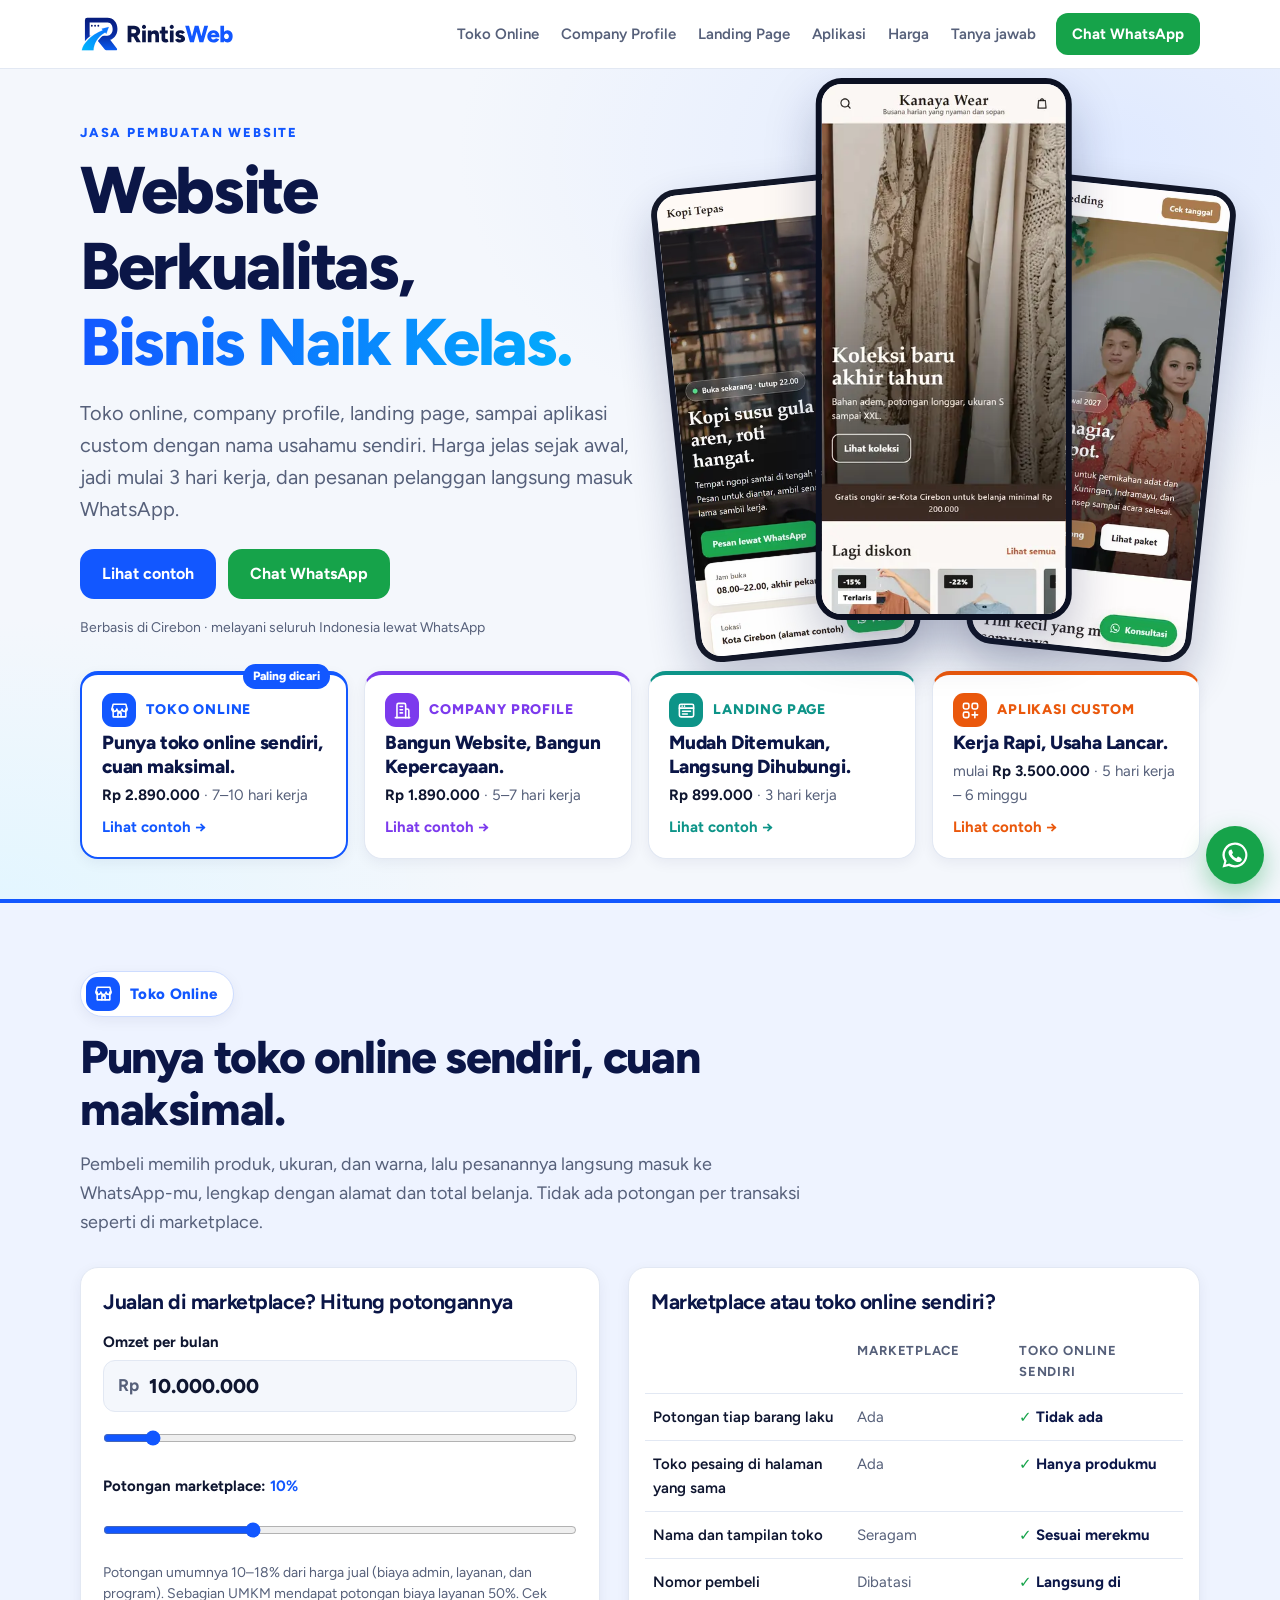
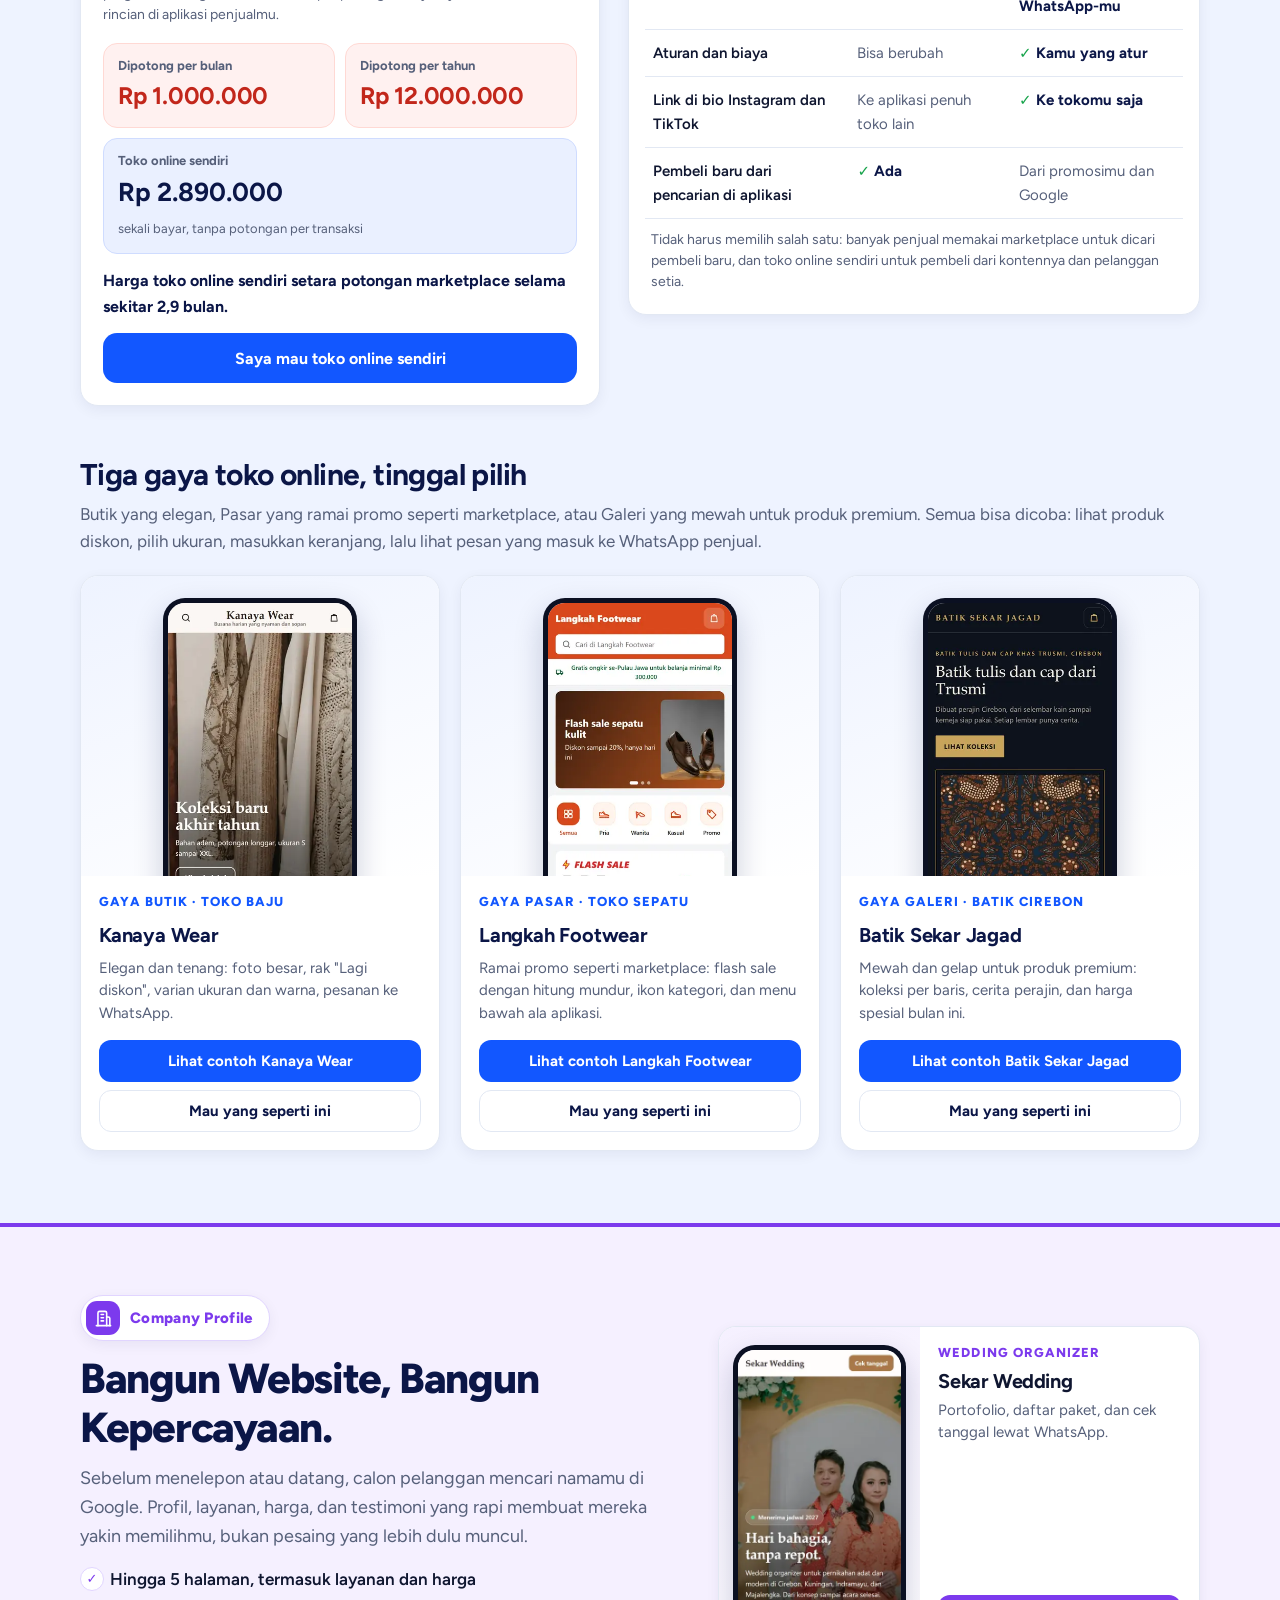
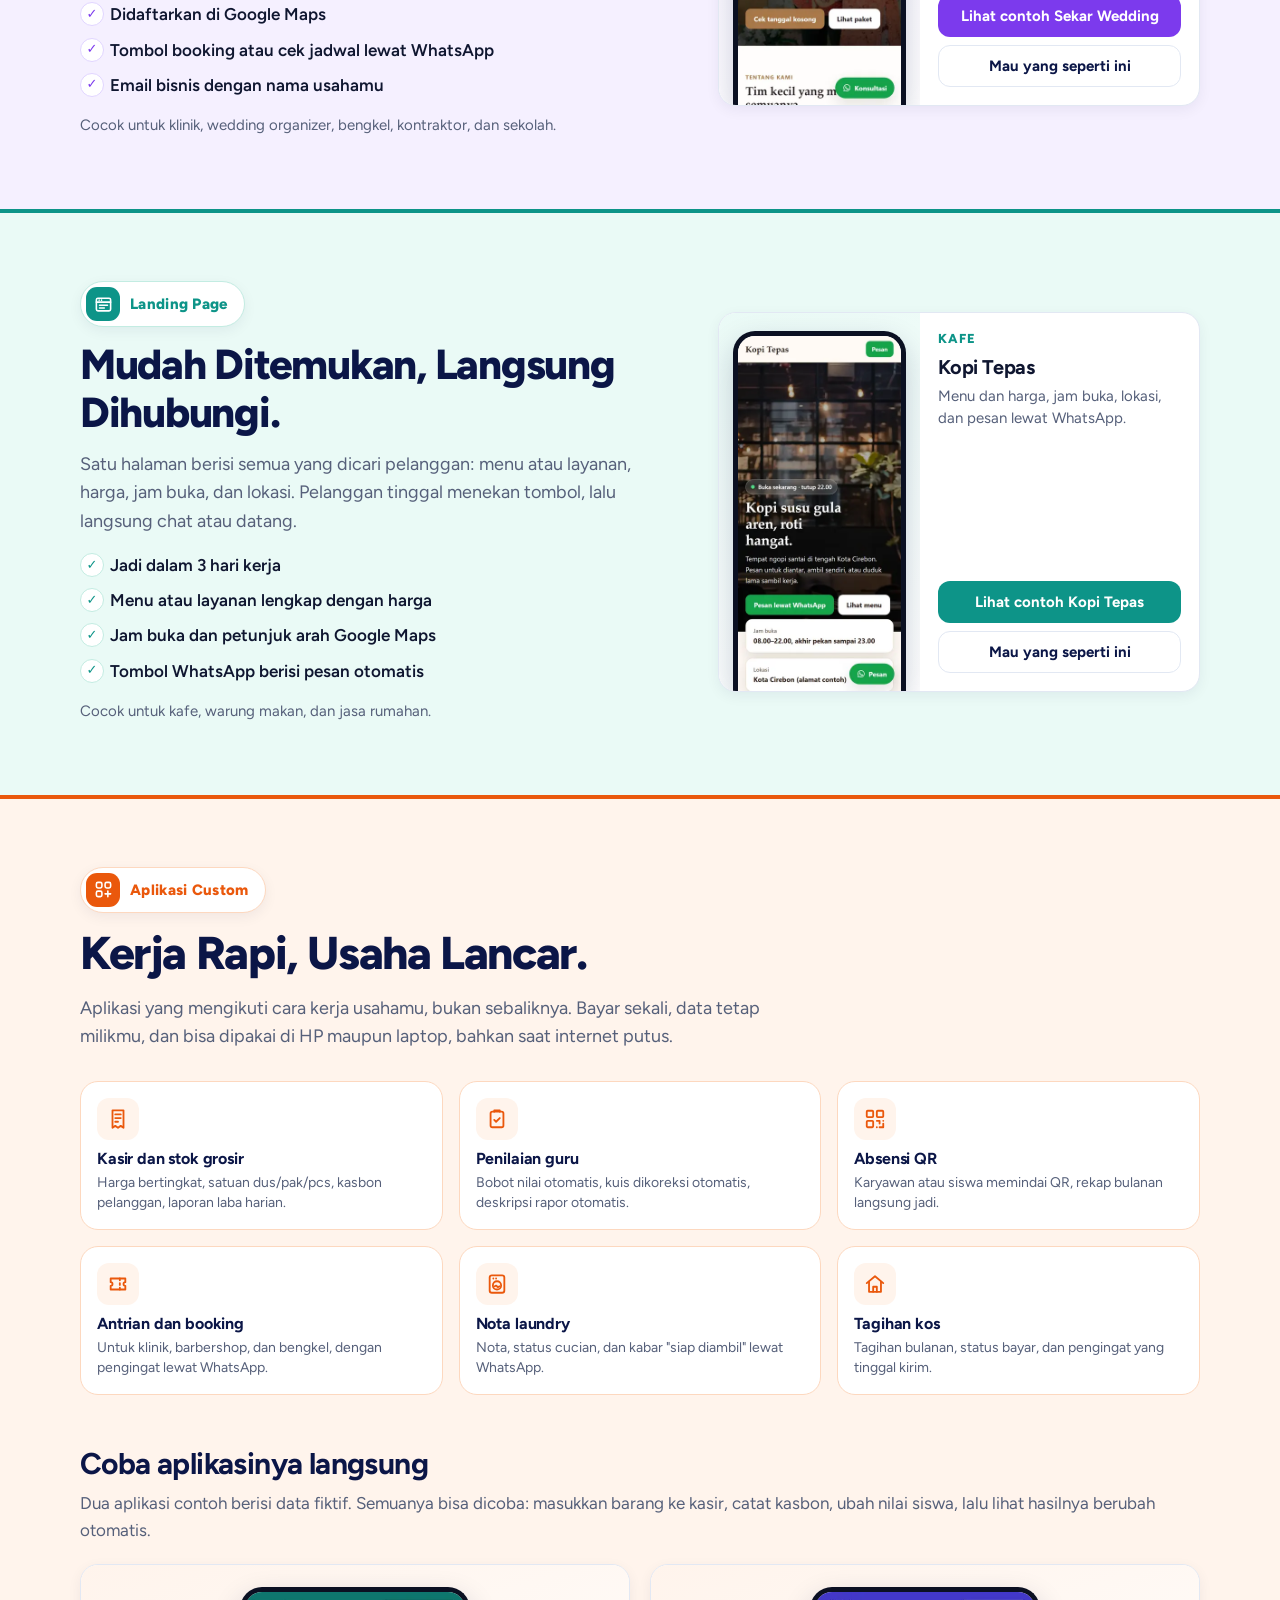
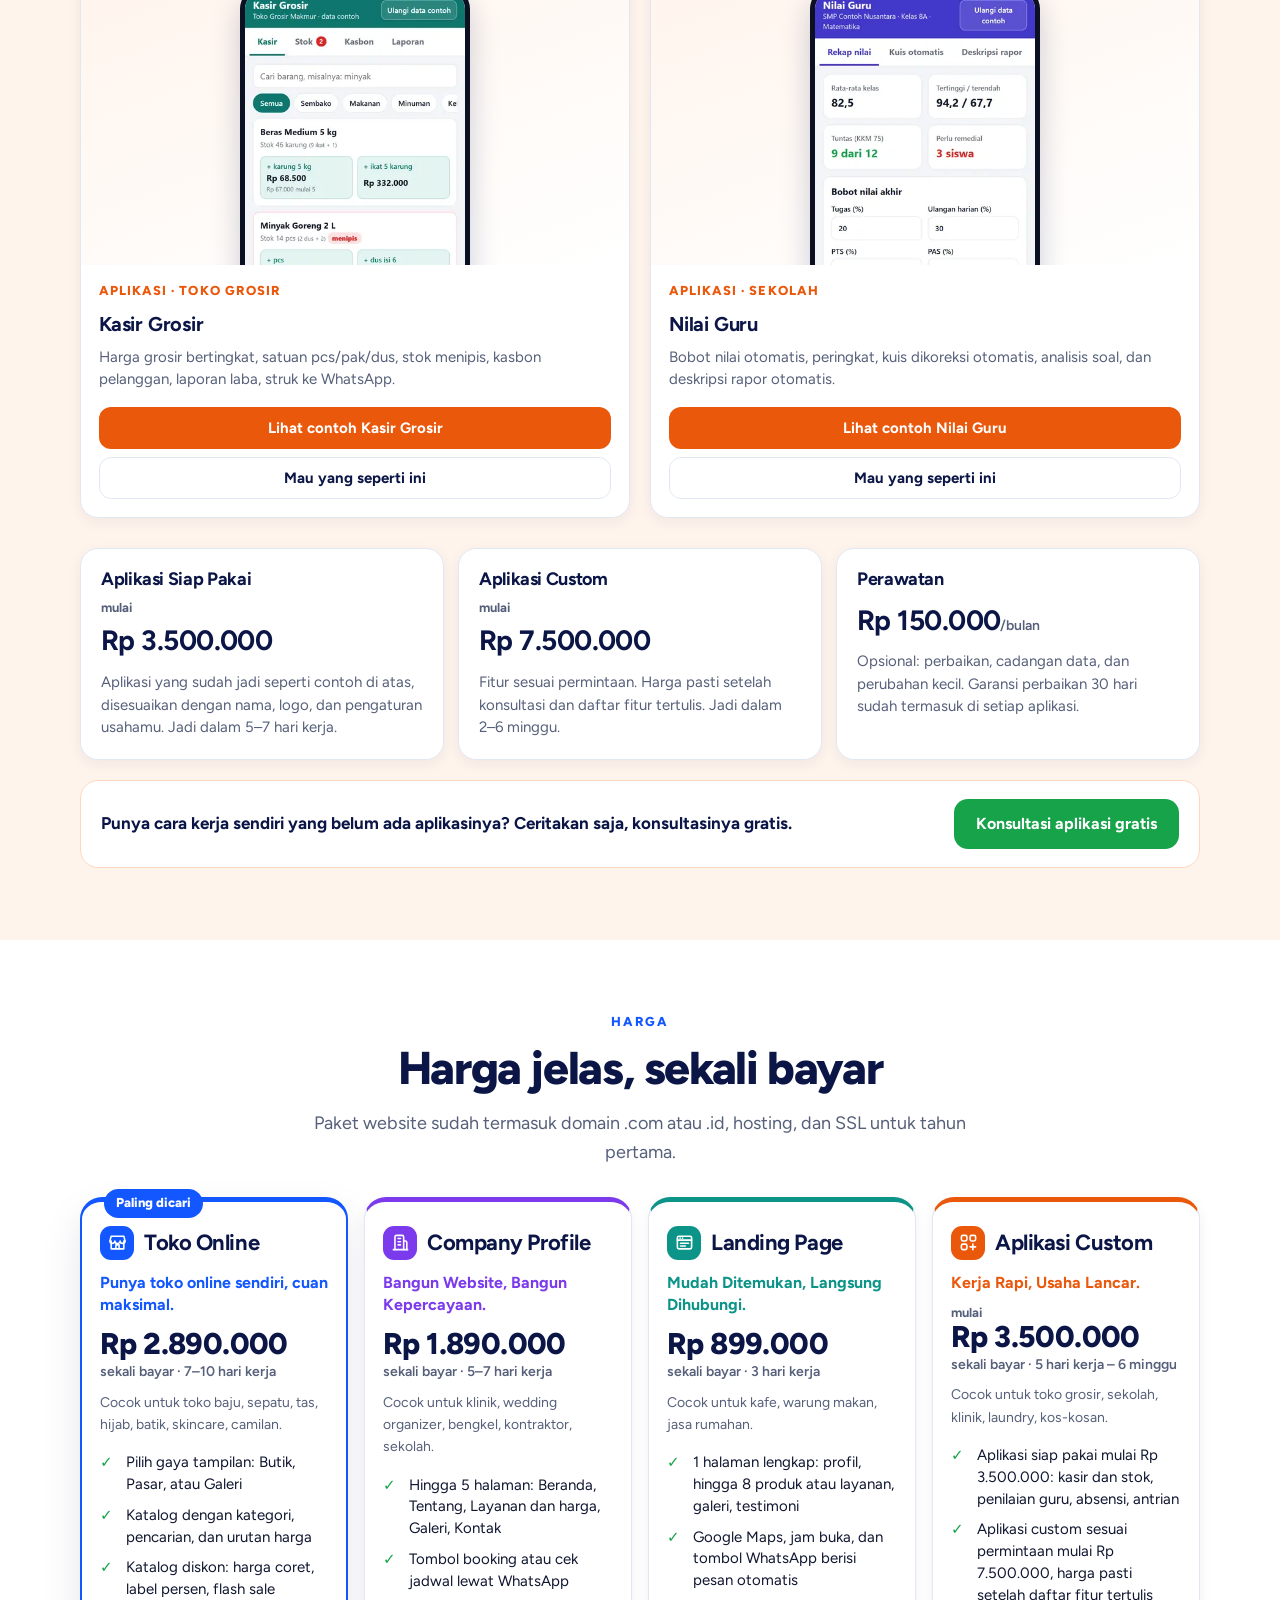
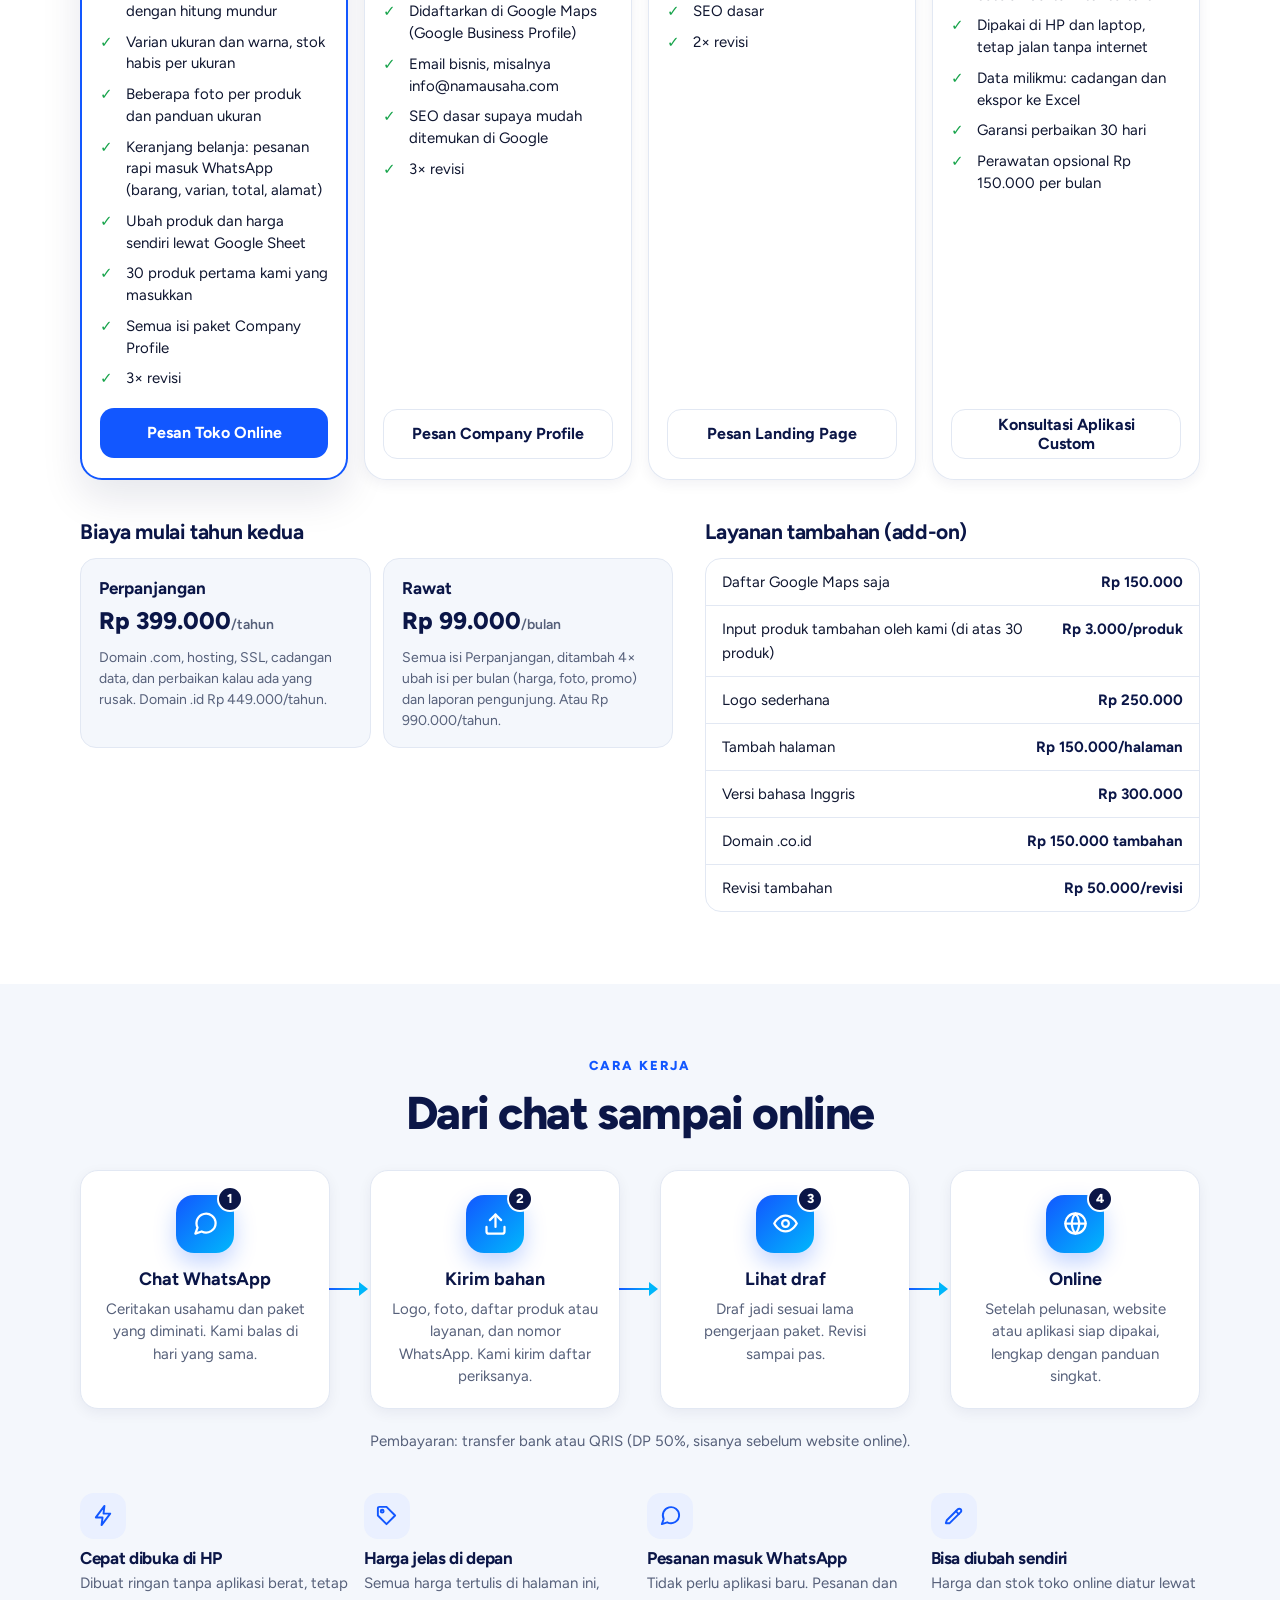
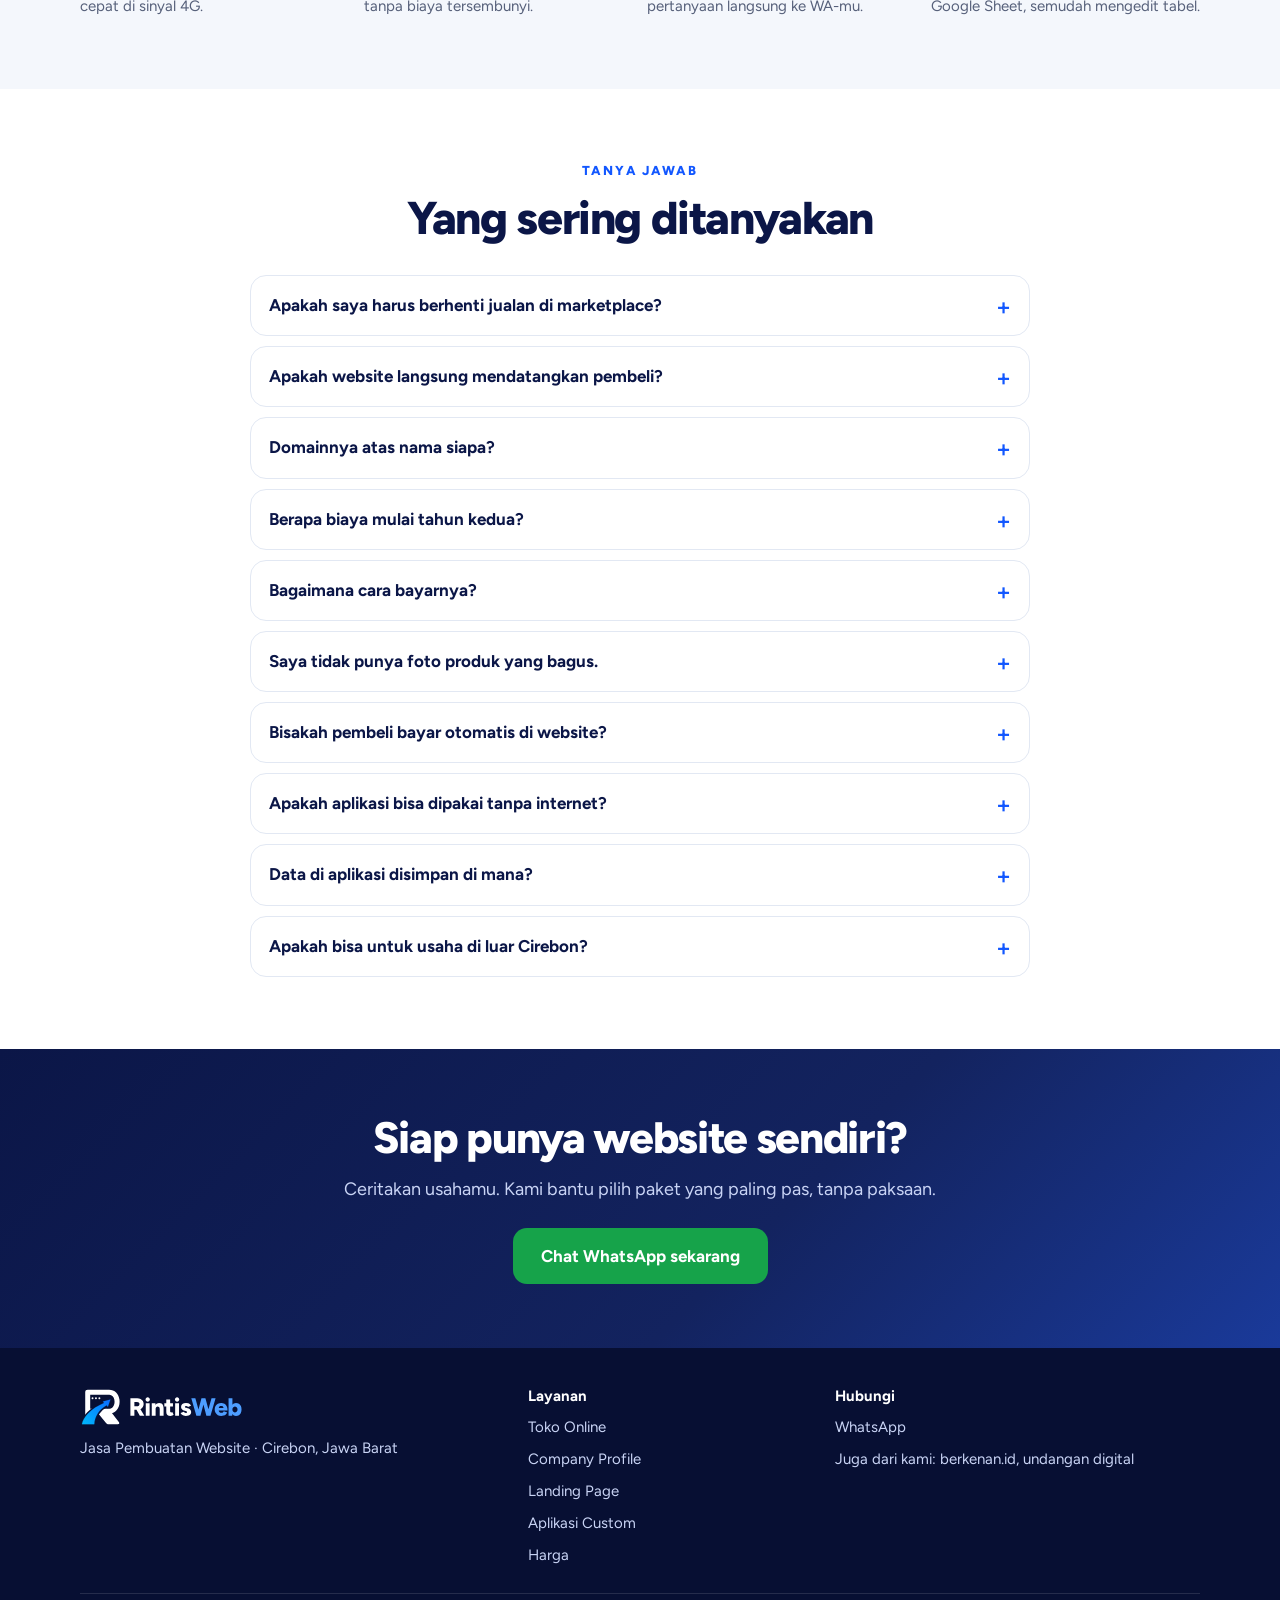
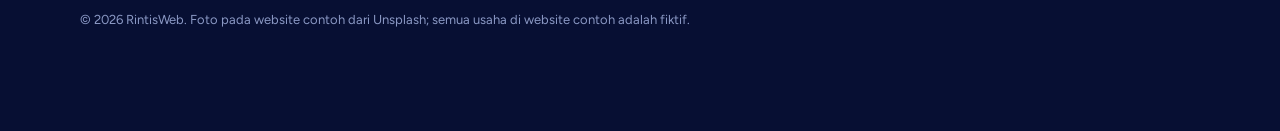
<file: index.html>
<!doctype html>
<html lang="id">
<head>
<meta charset="utf-8">
<meta name="viewport" content="width=device-width, initial-scale=1">
<title>RintisWeb · Jasa Pembuatan Website, Toko Online, dan Aplikasi di Cirebon</title>
<meta name="description" content="Jasa pembuatan website dan aplikasi di Cirebon: toko online, company profile, landing page, dan aplikasi custom seperti kasir grosir atau penilaian guru. Harga jelas sejak awal dan pesanan langsung masuk WhatsApp.">
<link rel="canonical" href="https://ivan42118.github.io/rintisweb/">
<meta name="theme-color" content="#0b1647">
<meta property="og:type" content="website">
<meta property="og:locale" content="id_ID">
<meta property="og:site_name" content="RintisWeb">
<meta property="og:title" content="RintisWeb · Website Berkualitas, Bisnis Naik Kelas">
<meta property="og:description" content="Toko online, company profile, landing page, dan aplikasi custom dengan nama usahamu sendiri. Harga jelas, pesanan langsung masuk WhatsApp.">
<meta property="og:url" content="https://ivan42118.github.io/rintisweb/">
<meta property="og:image" content="https://ivan42118.github.io/rintisweb/assets/og.jpg">
<meta property="og:image:width" content="1200">
<meta property="og:image:height" content="630">
<meta property="og:image:alt" content="RintisWeb, jasa pembuatan website: Website Berkualitas, Bisnis Naik Kelas">
<meta name="twitter:card" content="summary_large_image">
<link rel="icon" href="assets/logo/favicon.svg" type="image/svg+xml">
<link rel="icon" href="assets/logo/favicon.ico" sizes="any">
<link rel="apple-touch-icon" href="assets/logo/png/apple-touch-icon.png">
<link rel="manifest" href="site.webmanifest">
<link rel="preload" href="assets/fonts/figtree.woff" as="font" type="font/woff" crossorigin>
<link rel="stylesheet" href="assets/landing.css?v=20261127c">
<script type="application/ld+json">
{
  "@context": "https://schema.org",
  "@type": "ProfessionalService",
  "@id": "https://ivan42118.github.io/rintisweb/#usaha",
  "name": "RintisWeb",
  "slogan": "Website Berkualitas, Bisnis Naik Kelas",
  "description": "Jasa pembuatan website dan aplikasi: toko online, company profile, landing page, dan aplikasi custom untuk usaha di Cirebon dan seluruh Indonesia.",
  "url": "https://ivan42118.github.io/rintisweb/",
  "logo": "https://ivan42118.github.io/rintisweb/assets/logo/png/icon-512.png",
  "image": "https://ivan42118.github.io/rintisweb/assets/og.jpg",
  "telephone": "+62-895-3861-24189",
  "address": { "@type": "PostalAddress", "addressLocality": "Cirebon", "addressRegion": "Jawa Barat", "addressCountry": "ID" },
  "areaServed": [{ "@type": "City", "name": "Cirebon" }, { "@type": "Country", "name": "Indonesia" }],
  "knowsAbout": ["Jasa pembuatan website", "Toko online", "Company profile", "Landing page", "Aplikasi kasir", "Aplikasi custom"]
}
</script>
</head>
<body>
<a class="lewati" href="#utama">Lewati ke isi</a>
<svg width="0" height="0" style="position:absolute" aria-hidden="true" focusable="false">
  <symbol id="i-toko" viewBox="0 0 24 24"><path d="M4 10v10h16V10"/><path d="M2.5 10 4 4h16l1.5 6"/><path d="M2.5 10a3.1 3.1 0 0 0 6.2 0 3.1 3.1 0 0 0 6.6 0 3.1 3.1 0 0 0 6.2 0"/><path d="M10 20v-5h4v5"/></symbol>
  <symbol id="i-gedung" viewBox="0 0 24 24"><path d="M3 21h18"/><path d="M5 21V5a2 2 0 0 1 2-2h7a2 2 0 0 1 2 2v16"/><path d="M16 10h2a2 2 0 0 1 2 2v9"/><path d="M9 7h3M9 11h3M9 15h3"/></symbol>
  <symbol id="i-halaman" viewBox="0 0 24 24"><rect x="3" y="4" width="18" height="16" rx="2"/><path d="M3 9h18"/><path d="M6.5 6.5h.01M9.5 6.5h.01"/><path d="M7 13h10M7 16.5h6"/></symbol>
  <symbol id="i-aplikasi" viewBox="0 0 24 24"><rect x="3" y="3" width="7" height="7" rx="2"/><rect x="14" y="3" width="7" height="7" rx="2"/><rect x="3" y="14" width="7" height="7" rx="2"/><path d="M17.5 14v7M14 17.5h7"/></symbol>
  <symbol id="i-kasir" viewBox="0 0 24 24"><path d="M6 2.5h12v19l-3-2-3 2-3-2-3 2z"/><path d="M9 7h6M9 11h6M9 15h3"/></symbol>
  <symbol id="i-nilai" viewBox="0 0 24 24"><rect x="5" y="4" width="14" height="17" rx="2"/><path d="M9 4V2.5h6V4"/><path d="m9 13 2 2 4-4"/></symbol>
  <symbol id="i-qr" viewBox="0 0 24 24"><rect x="3" y="3" width="7" height="7" rx="1"/><rect x="14" y="3" width="7" height="7" rx="1"/><rect x="3" y="14" width="7" height="7" rx="1"/><path d="M14 14h3v3M21 14v.01M14 21h.01M17 21h4v-4"/></symbol>
  <symbol id="i-tiket" viewBox="0 0 24 24"><path d="M4 6h16v4a2 2 0 0 0 0 4v4H4v-4a2 2 0 0 0 0-4z"/><path d="M14 6v2M14 11v2M14 16v2"/></symbol>
  <symbol id="i-cuci" viewBox="0 0 24 24"><rect x="4" y="2.5" width="16" height="19" rx="2.5"/><circle cx="12" cy="13.5" r="4.5"/><path d="M8 6h.01M11 6h.01"/><path d="M9.5 14.5c1-1 2-1 2.5 0s1.5 1 2.5 0"/></symbol>
  <symbol id="i-rumah" viewBox="0 0 24 24"><path d="M3 11 12 3.5 21 11"/><path d="M5.5 9.5v11h13v-11"/><path d="M10 20.5V15h4v5.5"/></symbol>
  <symbol id="i-kilat" viewBox="0 0 24 24"><path d="M13 2 4 14h7l-1 8 9-12h-7z"/></symbol>
  <symbol id="i-label" viewBox="0 0 24 24"><path d="M3 12V4.5A1.5 1.5 0 0 1 4.5 3H12l9 9-9 9z"/><circle cx="7.5" cy="7.5" r="1.5"/></symbol>
  <symbol id="i-pesan" viewBox="0 0 24 24"><path d="M21 11.5a8.5 8.5 0 0 1-12.4 7.6L3 21l1.9-5.4A8.5 8.5 0 1 1 21 11.5z"/></symbol>
  <symbol id="i-pensil" viewBox="0 0 24 24"><path d="M4 20h4L19.5 8.5a2.1 2.1 0 0 0-3-3L5 17z"/><path d="m14.5 7.5 3 3"/></symbol>
  <symbol id="i-unggah" viewBox="0 0 24 24"><path d="M12 15V4"/><path d="m7 9 5-5 5 5"/><path d="M4 15v4a2 2 0 0 0 2 2h12a2 2 0 0 0 2-2v-4"/></symbol>
  <symbol id="i-mata" viewBox="0 0 24 24"><path d="M2 12s3.6-7 10-7 10 7 10 7-3.6 7-10 7S2 12 2 12z"/><circle cx="12" cy="12" r="3"/></symbol>
  <symbol id="i-dunia" viewBox="0 0 24 24"><circle cx="12" cy="12" r="9"/><path d="M3 12h18"/><path d="M12 3a14 14 0 0 1 0 18 14 14 0 0 1 0-18z"/></symbol>
</svg>
<p class="peringatan-config" id="peringatan" hidden>Nomor WhatsApp belum diatur. Isi bagian <b>whatsapp</b> di config.js.</p>

<header class="kepala">
  <div class="wadah">
    <a class="logo" href="#" aria-label="RintisWeb, ke atas halaman"><img src="assets/logo/rintisweb-logo-warna.svg" alt="RintisWeb" width="190" height="44"></a>
    <nav aria-label="Utama"><ul>
      <li><a href="#toko-online">Toko Online</a></li>
      <li><a href="#company-profile">Company Profile</a></li>
      <li><a href="#landing-page">Landing Page</a></li>
      <li><a href="#aplikasi">Aplikasi</a></li>
      <li><a href="#harga">Harga</a></li>
      <li><a href="#tanya-jawab">Tanya jawab</a></li>
    </ul></nav>
    <a class="tombol tombol-wa tombol-kecil" data-wa>Chat WhatsApp</a>
  </div>
</header>

<main id="utama">

  <section class="hero" aria-labelledby="judul-hero">
    <div class="wadah hero-isi">
      <div class="hero-teks">
        <p class="label-atas">Jasa Pembuatan Website</p>
        <h1 id="judul-hero">Website Berkualitas, <span>Bisnis Naik Kelas.</span></h1>
        <p class="hero-sub">Toko online, company profile, landing page, sampai aplikasi custom dengan nama usahamu sendiri. Harga jelas sejak awal, jadi mulai 3 hari kerja, dan pesanan pelanggan langsung masuk WhatsApp.</p>
        <div class="aksi">
          <a class="tombol tombol-utama" href="#contoh-toko">Lihat contoh</a>
          <a class="tombol tombol-wa" data-wa>Chat WhatsApp</a>
        </div>
        <p class="hero-catatan">Berbasis di Cirebon &middot; melayani seluruh Indonesia lewat WhatsApp</p>
      </div>
      <div class="hero-hp" aria-hidden="true">
        <img class="hp hp-kiri" src="assets/contoh/kopi-tepas.webp" alt="" width="360" height="780">
        <img class="hp hp-tengah" src="assets/contoh/kanaya-wear.webp" alt="" width="360" height="780" fetchpriority="high">
        <img class="hp hp-kanan" src="assets/contoh/sekar-wedding.webp" alt="" width="360" height="780">
      </div>
      <div class="hero-layanan">
        <h2 class="tersembunyi">Pilih layanan</h2>
        <div class="kartu-layanan" id="kartu-layanan"></div>
      </div>
    </div>
  </section>

  <section class="bagian layanan-bagian warna-toko" id="toko-online" aria-labelledby="h-toko">
    <div class="wadah">
      <div class="kepala-bagian">
        <p class="label-layanan"><span class="ikon-ubin"><svg class="ikon" aria-hidden="true"><use href="#i-toko"/></svg></span>Toko Online</p>
        <h2 id="h-toko">Punya toko online sendiri, cuan maksimal.</h2>
        <p>Pembeli memilih produk, ukuran, dan warna, lalu pesanannya langsung masuk ke WhatsApp-mu, lengkap dengan alamat dan total belanja. Tidak ada potongan per transaksi seperti di marketplace.</p>
      </div>

      <div class="toko-grid">
        <div class="kalkulator" id="kalkulator">
          <h3>Jualan di marketplace? Hitung potongannya</h3>
          <label class="label-input" for="omzet">Omzet per bulan</label>
          <div class="input-rp"><span>Rp</span><input id="omzet" inputmode="numeric" autocomplete="off" value="10.000.000"></div>
          <input class="geser" type="range" id="omzet-geser" min="1000000" max="100000000" step="500000" value="10000000" aria-label="Geser omzet per bulan">
          <label class="label-input" for="persen">Potongan marketplace: <output id="persen-teks" for="persen">10%</output></label>
          <input class="geser" type="range" id="persen" min="1" max="30" step="0.5" value="10">
          <p class="ket">Potongan umumnya 10–18% dari harga jual (biaya admin, layanan, dan program). Sebagian UMKM mendapat potongan biaya layanan 50%. Cek rincian di aplikasi penjualmu.</p>
          <div class="hasil" aria-live="polite">
            <div><span>Dipotong per bulan</span><b id="hasil-bulan">Rp 1.000.000</b></div>
            <div><span>Dipotong per tahun</span><b id="hasil-tahun">Rp 12.000.000</b></div>
          </div>
          <div class="banding">
            <div><span>Toko online sendiri</span><b data-harga-paket="toko-online">Rp 2.890.000</b><small>sekali bayar, tanpa potongan per transaksi</small></div>
          </div>
          <p class="kesimpulan" id="kesimpulan"></p>
          <a class="tombol tombol-utama tombol-penuh" data-wa-paket="toko-online">Saya mau toko online sendiri</a>
        </div>

        <div class="banding-tabel">
          <h3>Marketplace atau toko online sendiri?</h3>
          <div class="tabel-geser">
            <table>
              <thead><tr><th scope="col"><span class="tersembunyi">Hal</span></th><th scope="col">Marketplace</th><th scope="col">Toko online sendiri</th></tr></thead>
              <tbody>
                <tr><th scope="row">Potongan tiap barang laku</th><td data-kolom="Marketplace">Ada</td><td data-kolom="Toko online sendiri" class="unggul">Tidak ada</td></tr>
                <tr><th scope="row">Toko pesaing di halaman yang sama</th><td data-kolom="Marketplace">Ada</td><td data-kolom="Toko online sendiri" class="unggul">Hanya produkmu</td></tr>
                <tr><th scope="row">Nama dan tampilan toko</th><td data-kolom="Marketplace">Seragam</td><td data-kolom="Toko online sendiri" class="unggul">Sesuai merekmu</td></tr>
                <tr><th scope="row">Nomor pembeli</th><td data-kolom="Marketplace">Dibatasi</td><td data-kolom="Toko online sendiri" class="unggul">Langsung di WhatsApp-mu</td></tr>
                <tr><th scope="row">Aturan dan biaya</th><td data-kolom="Marketplace">Bisa berubah</td><td data-kolom="Toko online sendiri" class="unggul">Kamu yang atur</td></tr>
                <tr><th scope="row">Link di bio Instagram dan TikTok</th><td data-kolom="Marketplace">Ke aplikasi penuh toko lain</td><td data-kolom="Toko online sendiri" class="unggul">Ke tokomu saja</td></tr>
                <tr><th scope="row">Pembeli baru dari pencarian di aplikasi</th><td data-kolom="Marketplace" class="unggul">Ada</td><td data-kolom="Toko online sendiri">Dari promosimu dan Google</td></tr>
              </tbody>
            </table>
          </div>
          <p class="ket">Tidak harus memilih salah satu: banyak penjual memakai marketplace untuk dicari pembeli baru, dan toko online sendiri untuk pembeli dari kontennya dan pelanggan setia.</p>
        </div>
      </div>

      <h3 class="judul-contoh" id="contoh-toko">Tiga gaya toko online, tinggal pilih</h3>
      <p class="sub-contoh">Butik yang elegan, Pasar yang ramai promo seperti marketplace, atau Galeri yang mewah untuk produk premium. Semua bisa dicoba: lihat produk diskon, pilih ukuran, masukkan keranjang, lalu lihat pesan yang masuk ke WhatsApp penjual.</p>
      <div class="grid-contoh" id="contoh-toko-online"></div>
    </div>
  </section>

  <section class="bagian layanan-bagian warna-profil" id="company-profile" aria-labelledby="h-cp">
    <div class="wadah layanan-tata">
      <div class="layanan-teks">
        <p class="label-layanan"><span class="ikon-ubin"><svg class="ikon" aria-hidden="true"><use href="#i-gedung"/></svg></span>Company Profile</p>
        <h2 id="h-cp">Bangun Website, Bangun Kepercayaan.</h2>
        <p class="layanan-isi">Sebelum menelepon atau datang, calon pelanggan mencari namamu di Google. Profil, layanan, harga, dan testimoni yang rapi membuat mereka yakin memilihmu, bukan pesaing yang lebih dulu muncul.</p>
        <ul class="centang">
          <li>Hingga 5 halaman, termasuk layanan dan harga</li>
          <li>Didaftarkan di Google Maps</li>
          <li>Tombol booking atau cek jadwal lewat WhatsApp</li>
          <li>Email bisnis dengan nama usahamu</li>
        </ul>
        <p class="cocok">Cocok untuk klinik, wedding organizer, bengkel, kontraktor, dan sekolah.</p>
      </div>
      <div class="grid-contoh satu" id="contoh-company-profile"></div>
    </div>
  </section>

  <section class="bagian layanan-bagian warna-landing" id="landing-page" aria-labelledby="h-lp">
    <div class="wadah layanan-tata">
      <div class="layanan-teks">
        <p class="label-layanan"><span class="ikon-ubin"><svg class="ikon" aria-hidden="true"><use href="#i-halaman"/></svg></span>Landing Page</p>
        <h2 id="h-lp">Mudah Ditemukan, Langsung Dihubungi.</h2>
        <p class="layanan-isi">Satu halaman berisi semua yang dicari pelanggan: menu atau layanan, harga, jam buka, dan lokasi. Pelanggan tinggal menekan tombol, lalu langsung chat atau datang.</p>
        <ul class="centang">
          <li>Jadi dalam 3 hari kerja</li>
          <li>Menu atau layanan lengkap dengan harga</li>
          <li>Jam buka dan petunjuk arah Google Maps</li>
          <li>Tombol WhatsApp berisi pesan otomatis</li>
        </ul>
        <p class="cocok">Cocok untuk kafe, warung makan, dan jasa rumahan.</p>
      </div>
      <div class="grid-contoh satu" id="contoh-landing-page"></div>
    </div>
  </section>

  <section class="bagian layanan-bagian warna-aplikasi" id="aplikasi" aria-labelledby="h-aplikasi">
    <div class="wadah">
      <div class="kepala-bagian">
        <p class="label-layanan"><span class="ikon-ubin"><svg class="ikon" aria-hidden="true"><use href="#i-aplikasi"/></svg></span>Aplikasi Custom</p>
        <h2 id="h-aplikasi">Kerja Rapi, Usaha Lancar.</h2>
        <p>Aplikasi yang mengikuti cara kerja usahamu, bukan sebaliknya. Bayar sekali, data tetap milikmu, dan bisa dipakai di HP maupun laptop, bahkan saat internet putus.</p>
      </div>
      <div class="grid-aplikasi">
        <div class="ide-aplikasi"><span class="ide-ikon"><svg class="ikon" aria-hidden="true"><use href="#i-kasir"/></svg></span><h3>Kasir dan stok grosir</h3><p>Harga bertingkat, satuan dus/pak/pcs, kasbon pelanggan, laporan laba harian.</p></div>
        <div class="ide-aplikasi"><span class="ide-ikon"><svg class="ikon" aria-hidden="true"><use href="#i-nilai"/></svg></span><h3>Penilaian guru</h3><p>Bobot nilai otomatis, kuis dikoreksi otomatis, deskripsi rapor otomatis.</p></div>
        <div class="ide-aplikasi"><span class="ide-ikon"><svg class="ikon" aria-hidden="true"><use href="#i-qr"/></svg></span><h3>Absensi QR</h3><p>Karyawan atau siswa memindai QR, rekap bulanan langsung jadi.</p></div>
        <div class="ide-aplikasi"><span class="ide-ikon"><svg class="ikon" aria-hidden="true"><use href="#i-tiket"/></svg></span><h3>Antrian dan booking</h3><p>Untuk klinik, barbershop, dan bengkel, dengan pengingat lewat WhatsApp.</p></div>
        <div class="ide-aplikasi"><span class="ide-ikon"><svg class="ikon" aria-hidden="true"><use href="#i-cuci"/></svg></span><h3>Nota laundry</h3><p>Nota, status cucian, dan kabar "siap diambil" lewat WhatsApp.</p></div>
        <div class="ide-aplikasi"><span class="ide-ikon"><svg class="ikon" aria-hidden="true"><use href="#i-rumah"/></svg></span><h3>Tagihan kos</h3><p>Tagihan bulanan, status bayar, dan pengingat yang tinggal kirim.</p></div>
      </div>
      <h3 class="judul-contoh" id="contoh-app">Coba aplikasinya langsung</h3>
      <p class="sub-contoh">Dua aplikasi contoh berisi data fiktif. Semuanya bisa dicoba: masukkan barang ke kasir, catat kasbon, ubah nilai siswa, lalu lihat hasilnya berubah otomatis.</p>
      <div class="grid-contoh dua" id="contoh-aplikasi"></div>
      <div class="tingkat-aplikasi">
        <div class="tingkat"><h3>Aplikasi Siap Pakai</h3><div class="harga"><span class="mulai">mulai</span><b data-harga-aplikasi="siapPakai">Rp 3.500.000</b></div><p>Aplikasi yang sudah jadi seperti contoh di atas, disesuaikan dengan nama, logo, dan pengaturan usahamu. Jadi dalam 5–7 hari kerja.</p></div>
        <div class="tingkat"><h3>Aplikasi Custom</h3><div class="harga"><span class="mulai">mulai</span><b data-harga-aplikasi="custom">Rp 7.500.000</b></div><p>Fitur sesuai permintaan. Harga pasti setelah konsultasi dan daftar fitur tertulis. Jadi dalam 2–6 minggu.</p></div>
        <div class="tingkat"><h3>Perawatan</h3><div class="harga"><b data-harga-aplikasi="perawatan">Rp 150.000</b><small>/bulan</small></div><p>Opsional: perbaikan, cadangan data, dan perubahan kecil. Garansi perbaikan 30 hari sudah termasuk di setiap aplikasi.</p></div>
      </div>
      <div class="ajakan-aplikasi"><p>Punya cara kerja sendiri yang belum ada aplikasinya? Ceritakan saja, konsultasinya gratis.</p><a class="tombol tombol-wa" data-wa-aplikasi="">Konsultasi aplikasi gratis</a></div>
    </div>
  </section>

  <section class="bagian" id="harga" aria-labelledby="h-harga">
    <div class="wadah">
      <div class="kepala-bagian tengah">
        <p class="label-atas">Harga</p>
        <h2 id="h-harga">Harga jelas, sekali bayar</h2>
        <p data-termasuk>Sudah termasuk domain .com atau .id, hosting, dan SSL untuk tahun pertama.</p>
      </div>
      <p class="promo" id="promo" hidden></p>
      <div class="grid-paket" id="grid-paket"></div>

      <div class="biaya-lanjut">
        <div>
          <h3>Biaya mulai tahun kedua</h3>
          <div class="grid-perpanjangan" id="grid-perpanjangan"></div>
        </div>
        <div>
          <h3>Layanan tambahan (add-on)</h3>
          <ul class="daftar-tambahan" id="daftar-tambahan"></ul>
        </div>
      </div>
    </div>
  </section>

  <section class="bagian abu" id="cara-kerja" aria-labelledby="h-cara">
    <div class="wadah">
      <div class="kepala-bagian tengah">
        <p class="label-atas">Cara kerja</p>
        <h2 id="h-cara">Dari chat sampai online</h2>
      </div>
      <ol class="langkah">
        <li><span class="langkah-ikon"><svg class="ikon" aria-hidden="true"><use href="#i-pesan"/></svg><span class="langkah-no">1</span></span><b>Chat WhatsApp</b><span class="langkah-teks">Ceritakan usahamu dan paket yang diminati. Kami balas di hari yang sama.</span></li>
        <li><span class="langkah-ikon"><svg class="ikon" aria-hidden="true"><use href="#i-unggah"/></svg><span class="langkah-no">2</span></span><b>Kirim bahan</b><span class="langkah-teks">Logo, foto, daftar produk atau layanan, dan nomor WhatsApp. Kami kirim daftar periksanya.</span></li>
        <li><span class="langkah-ikon"><svg class="ikon" aria-hidden="true"><use href="#i-mata"/></svg><span class="langkah-no">3</span></span><b>Lihat draf</b><span class="langkah-teks">Draf jadi sesuai lama pengerjaan paket. Revisi sampai pas.</span></li>
        <li><span class="langkah-ikon"><svg class="ikon" aria-hidden="true"><use href="#i-dunia"/></svg><span class="langkah-no">4</span></span><b>Online</b><span class="langkah-teks">Setelah pelunasan, website atau aplikasi siap dipakai, lengkap dengan panduan singkat.</span></li>
      </ol>
      <p class="pembayaran" data-pembayaran>Pembayaran: transfer bank atau QRIS (DP 50%, sisanya sebelum website online).</p>

      <div class="keunggulan">
        <div><span class="keunggulan-ikon"><svg class="ikon" aria-hidden="true"><use href="#i-kilat"/></svg></span><h3>Cepat dibuka di HP</h3><p>Dibuat ringan tanpa aplikasi berat, tetap cepat di sinyal 4G.</p></div>
        <div><span class="keunggulan-ikon"><svg class="ikon" aria-hidden="true"><use href="#i-label"/></svg></span><h3>Harga jelas di depan</h3><p>Semua harga tertulis di halaman ini, tanpa biaya tersembunyi.</p></div>
        <div><span class="keunggulan-ikon"><svg class="ikon" aria-hidden="true"><use href="#i-pesan"/></svg></span><h3>Pesanan masuk WhatsApp</h3><p>Tidak perlu aplikasi baru. Pesanan dan pertanyaan langsung ke WA-mu.</p></div>
        <div><span class="keunggulan-ikon"><svg class="ikon" aria-hidden="true"><use href="#i-pensil"/></svg></span><h3>Bisa diubah sendiri</h3><p>Harga dan stok toko online diatur lewat Google Sheet, semudah mengedit tabel.</p></div>
      </div>
    </div>
  </section>

  <section class="bagian" id="tanya-jawab" aria-labelledby="h-faq">
    <div class="wadah sempit">
      <div class="kepala-bagian tengah">
        <p class="label-atas">Tanya jawab</p>
        <h2 id="h-faq">Yang sering ditanyakan</h2>
      </div>
      <div class="faq">
        <details><summary>Apakah saya harus berhenti jualan di marketplace?</summary>
          <p>Tidak harus. Banyak penjual memakai keduanya: marketplace untuk dicari pembeli baru, dan website sendiri untuk pembeli dari Instagram, TikTok, WhatsApp, serta pelanggan setia. Pembeli yang datang dari promosimu sendiri tidak perlu kena potongan marketplace.</p></details>
        <details><summary>Apakah website langsung mendatangkan pembeli?</summary>
          <p>Terus terang, tidak otomatis. Website adalah toko milikmu sendiri; pembelinya datang dari promosi di media sosial, WhatsApp, Google, dan pelanggan lama. Kami bantu SEO dasar dan pendaftaran Google Maps supaya usahamu lebih mudah ditemukan.</p></details>
        <details><summary>Domainnya atas nama siapa?</summary>
          <p>Atas nama usahamu. Kami bantu mendaftarkannya, lalu data akses domain kami serahkan kepadamu.</p></details>
        <details><summary>Berapa biaya mulai tahun kedua?</summary>
          <p><span data-isi-perpanjangan>Perpanjangan domain, hosting, dan SSL dibayar per tahun.</span> Kalau ingin kami yang mengurus perubahan isi setiap bulan, pilih paket Rawat. Rinciannya ada di bagian <a href="#harga">Harga</a>.</p></details>
        <details><summary>Bagaimana cara bayarnya?</summary>
          <p data-pembayaran>Transfer bank atau QRIS. DP 50% saat mulai, sisanya sebelum website online.</p></details>
        <details><summary>Saya tidak punya foto produk yang bagus.</summary>
          <p>Foto dari HP sudah cukup asal terang dan latarnya polos. Kami kirim panduan singkat cara memotret produk, lalu kami rapikan potongan dan ukurannya supaya seragam.</p></details>
        <details><summary>Bisakah pembeli bayar otomatis di website?</summary>
          <p>Saat ini pembayaran dikonfirmasi lewat WhatsApp (QRIS atau transfer), cara yang paling akrab bagi pembeli. Pembayaran otomatis bisa ditambahkan dengan biaya terpisah; ceritakan dulu kebutuhanmu.</p></details>
        <details><summary>Apakah aplikasi bisa dipakai tanpa internet?</summary>
          <p>Bisa. Aplikasi siap pakai berjalan di browser HP atau laptop dan tetap bekerja saat internet putus. Kalau ingin dipakai di beberapa perangkat atau cabang sekaligus, data disimpan online dengan biaya server bulanan yang kami jelaskan di awal.</p></details>
        <details><summary>Data di aplikasi disimpan di mana?</summary>
          <p>Di perangkatmu sendiri, atau di server atas namamu untuk versi banyak perangkat. Data bisa dicadangkan dan diekspor ke Excel kapan saja, dan tidak kami bagikan ke pihak lain.</p></details>
        <details><summary>Apakah bisa untuk usaha di luar Cirebon?</summary>
          <p>Bisa. Semua proses lewat WhatsApp, jadi kami melayani usaha di seluruh Indonesia.</p></details>
      </div>
    </div>
  </section>

  <section class="ajakan" aria-labelledby="h-ajakan">
    <div class="wadah">
      <h2 id="h-ajakan">Siap punya website sendiri?</h2>
      <p>Ceritakan usahamu. Kami bantu pilih paket yang paling pas, tanpa paksaan.</p>
      <a class="tombol tombol-wa tombol-besar" data-wa>Chat WhatsApp sekarang</a>
    </div>
  </section>

</main>

<footer class="kaki">
  <div class="wadah">
    <div class="kaki-merek">
      <img src="assets/logo/rintisweb-logo-putih.svg" alt="RintisWeb" width="170" height="40" loading="lazy">
      <p><span data-tagline>Jasa Pembuatan Website</span> &middot; <span data-kota>Cirebon, Jawa Barat</span></p>
    </div>
    <div>
      <h2>Layanan</h2>
      <ul><li><a href="#toko-online">Toko Online</a></li><li><a href="#company-profile">Company Profile</a></li><li><a href="#landing-page">Landing Page</a></li><li><a href="#aplikasi">Aplikasi Custom</a></li><li><a href="#harga">Harga</a></li></ul>
    </div>
    <div>
      <h2>Hubungi</h2>
      <ul><li><a data-wa>WhatsApp</a></li><li id="kaki-instagram" hidden><a target="_blank" rel="noopener">Instagram</a></li><li><a href="https://ivan42118.github.io/berkenan.id/" target="_blank" rel="noopener">Juga dari kami: berkenan.id, undangan digital</a></li></ul>
    </div>
    <p class="kecil">&copy; <span id="tahun">2026</span> RintisWeb. Foto pada website contoh dari Unsplash; semua usaha di website contoh adalah fiktif.</p>
  </div>
</footer>

<a class="wa-melayang" data-wa aria-label="Chat WhatsApp RintisWeb"><svg viewBox="0 0 24 24" fill="currentColor" aria-hidden="true"><path d="M12 2a10 10 0 0 0-8.6 15.1L2 22l5-1.3A10 10 0 1 0 12 2Zm0 18.2a8.2 8.2 0 0 1-4.2-1.2l-.3-.2-3 .8.8-2.9-.2-.3A8.2 8.2 0 1 1 12 20.2Zm4.5-6.1c-.2-.1-1.5-.7-1.7-.8-.2-.1-.4-.1-.6.1l-.8 1c-.1.2-.3.2-.5.1a6.7 6.7 0 0 1-3.3-2.9c-.3-.4.2-.4.7-1.3.1-.2 0-.3 0-.4l-.8-1.8c-.2-.5-.4-.4-.6-.4h-.5a1 1 0 0 0-.7.3 3 3 0 0 0-.9 2.2 5.2 5.2 0 0 0 1.1 2.7 11.8 11.8 0 0 0 4.5 4c1.7.7 2.3.8 3.2.6.5-.1 1.5-.6 1.7-1.2.2-.6.2-1.1.1-1.2l-.4-.2Z"/></svg></a>

<script src="config.js?v=20261127b"></script>
<script src="assets/landing.js?v=20261127b"></script>
</body>
</html>
</file>
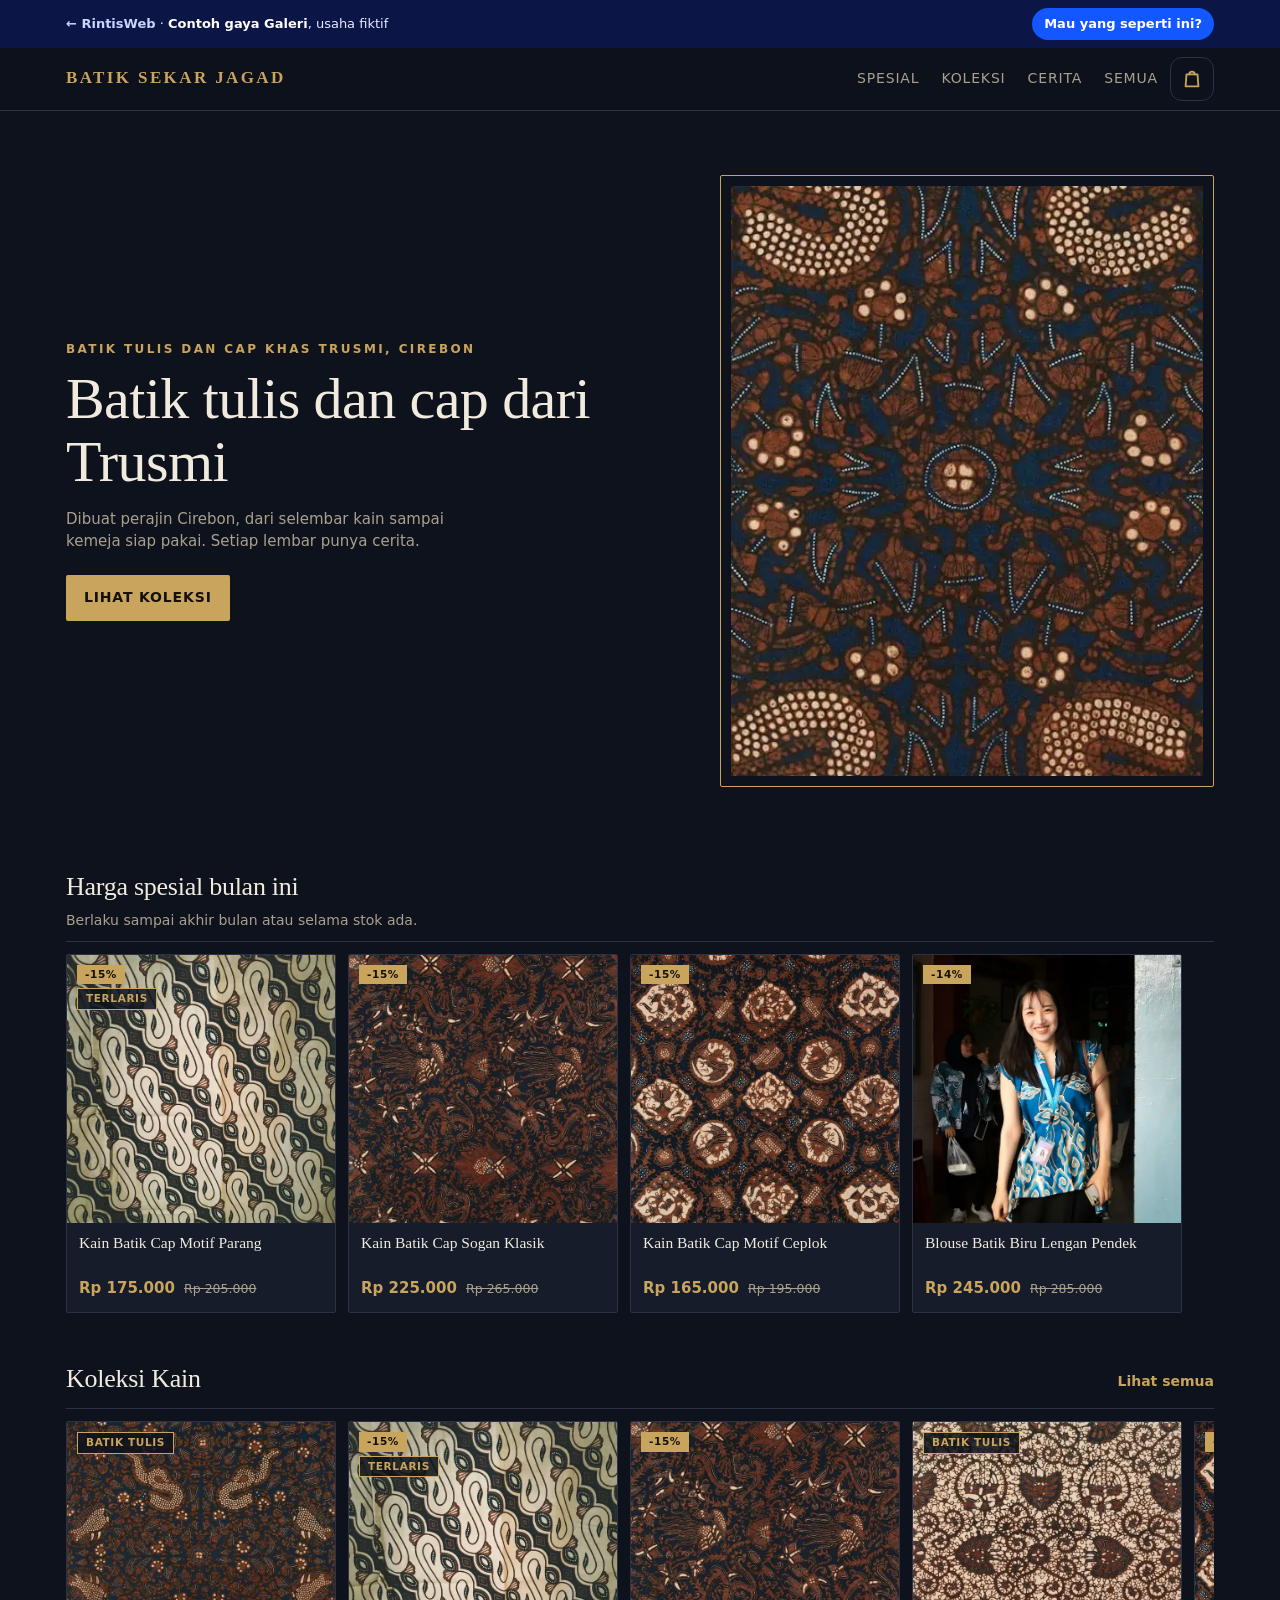
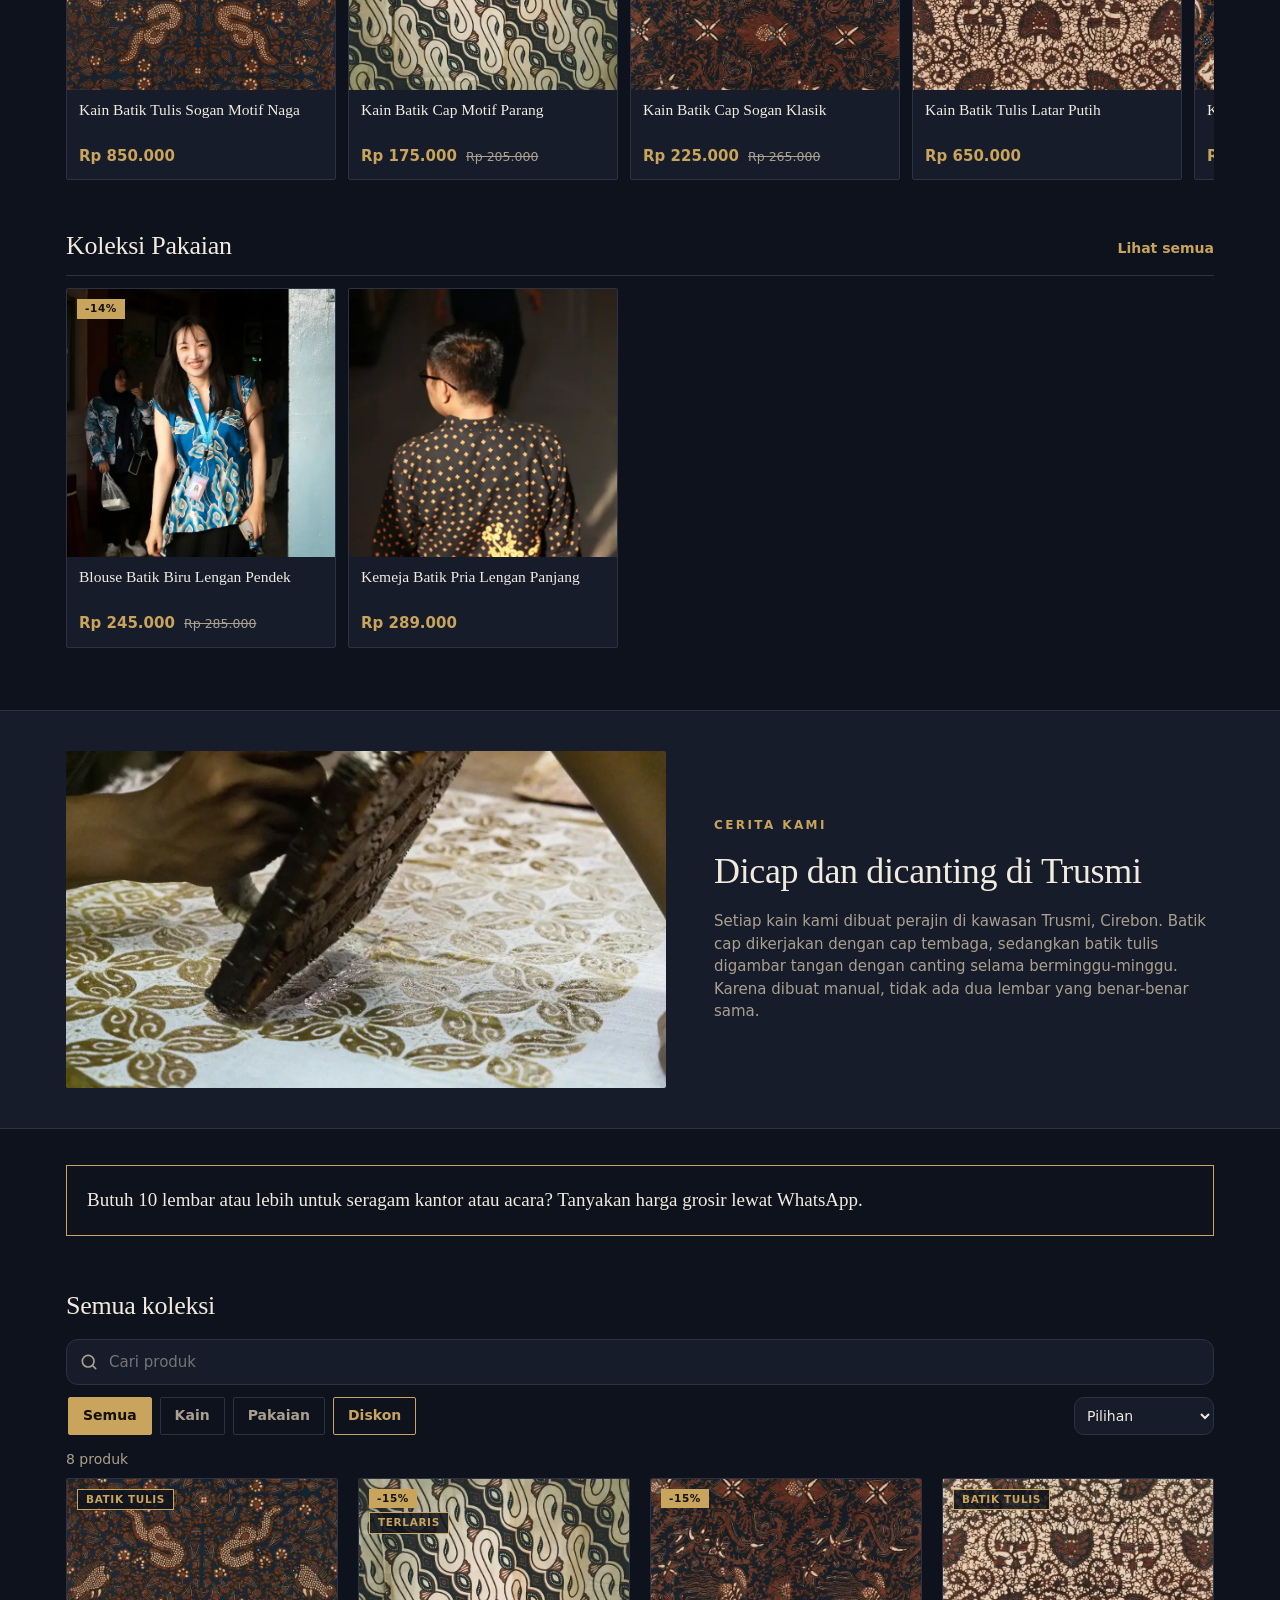
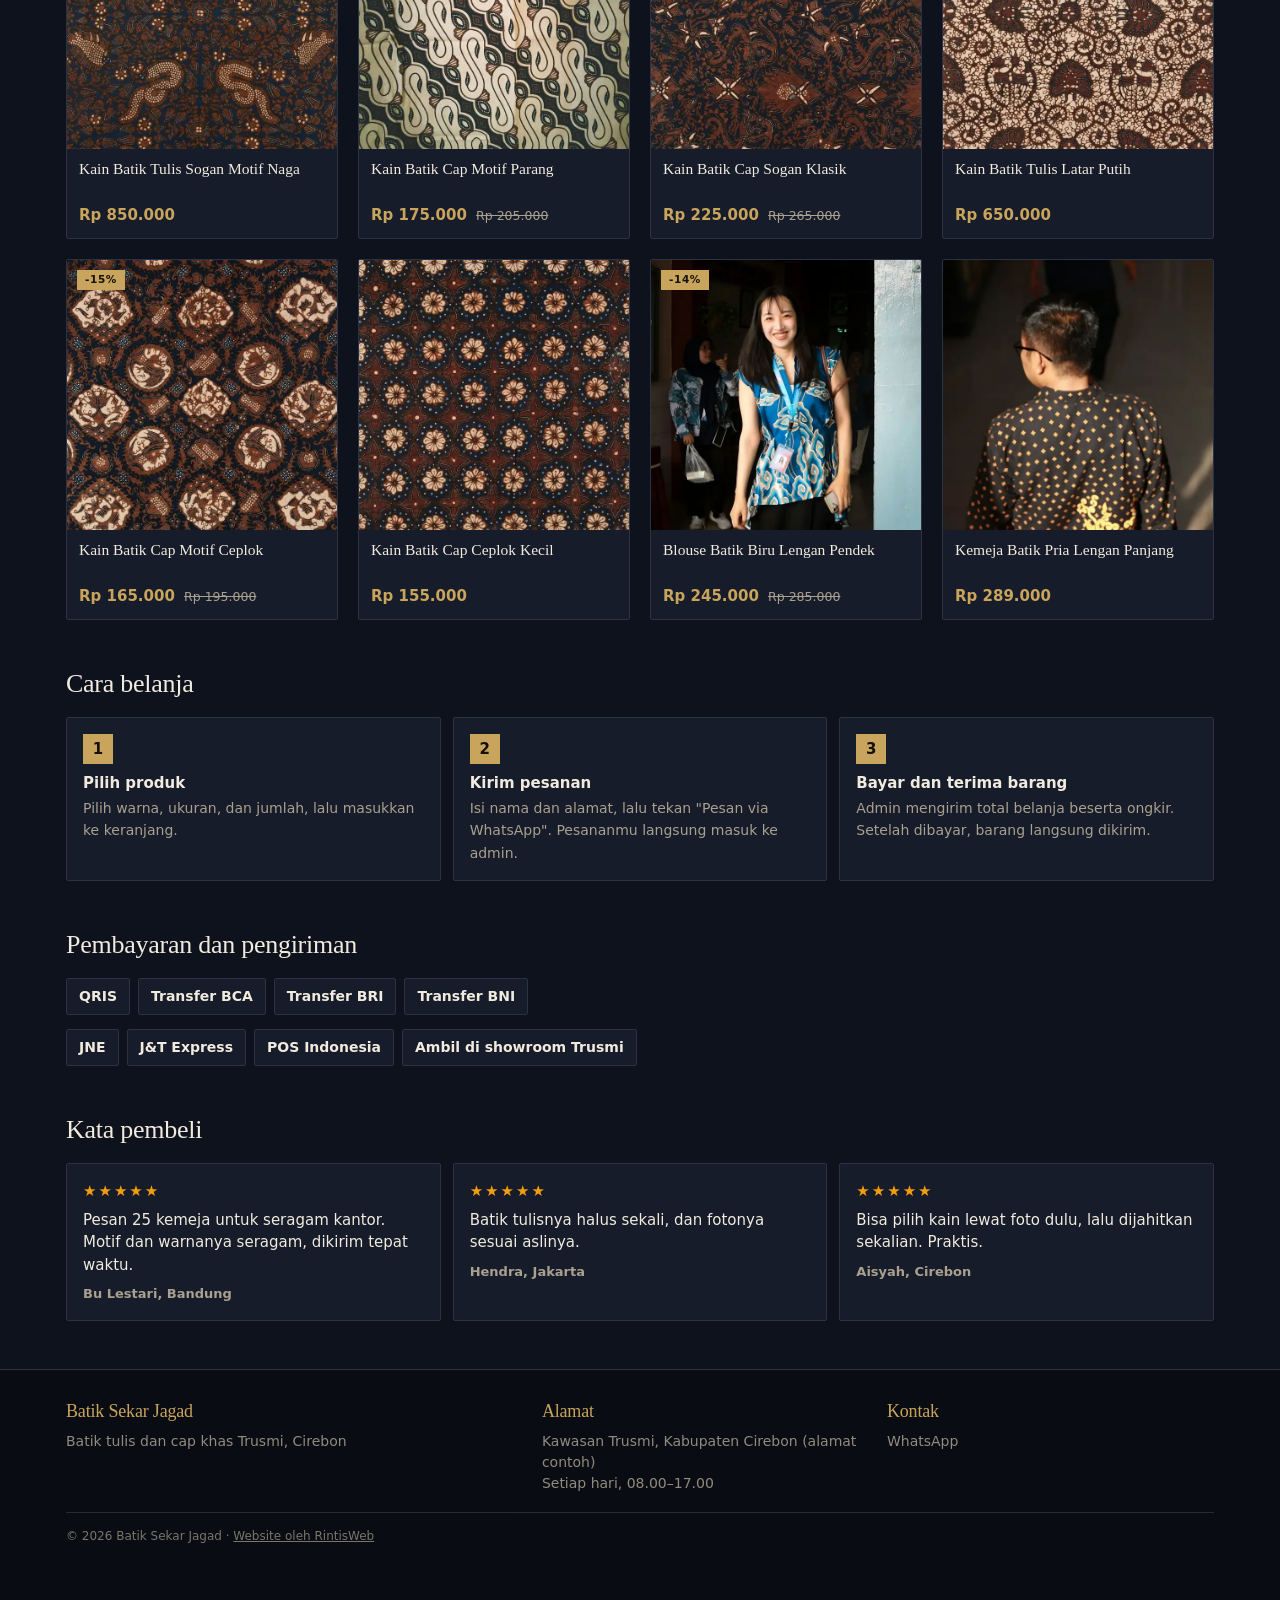
<file: contoh/batik-sekar-jagad/index.html>
<!doctype html>
<html lang="id">
<head>
<meta charset="utf-8">
<meta name="viewport" content="width=device-width, initial-scale=1">
<title>Batik Sekar Jagad · Contoh toko online batik Cirebon · RintisWeb</title>
<meta name="description" content="Contoh toko online batik Cirebon buatan RintisWeb: katalog kain batik tulis dan cap, kemeja, blouse, dan pesanan grosir lewat WhatsApp.">
<meta name="robots" content="noindex">
<meta name="theme-color" content="#0e121c">
<link rel="canonical" href="https://ivan42118.github.io/rintisweb/contoh/batik-sekar-jagad/">
<meta property="og:type" content="website">
<meta property="og:site_name" content="RintisWeb">
<meta property="og:title" content="Batik Sekar Jagad: contoh toko online batik Cirebon">
<meta property="og:description" content="Contoh toko online batik Cirebon buatan RintisWeb: katalog kain batik tulis dan cap, kemeja, blouse, dan pesanan grosir lewat WhatsApp.">
<meta property="og:url" content="https://ivan42118.github.io/rintisweb/contoh/batik-sekar-jagad/">
<meta property="og:image" content="https://ivan42118.github.io/rintisweb/assets/contoh/batik-sekar-jagad-og.jpg">
<meta property="og:image:width" content="1200">
<meta property="og:image:height" content="630">
<meta name="twitter:card" content="summary_large_image">
<link rel="icon" href="../../assets/logo/favicon.svg" type="image/svg+xml">
<link rel="icon" href="../../assets/logo/favicon.ico" sizes="any">
<link rel="preload" as="image" href="img/kain-sogan-naga-detail.webp" fetchpriority="high">
<link rel="stylesheet" href="../../templates/toko-online/toko.css?v=20261127d">
</head>
<body>
<div id="toko"><noscript><p style="padding:24px">Aktifkan JavaScript untuk melihat katalog Batik Sekar Jagad.</p></noscript></div>
<script src="../../config.js"></script>
<script src="data.js?v=20261127c"></script>
<script src="../../templates/toko-online/toko.js?v=20261127d"></script>
</body>
</html>
</file>
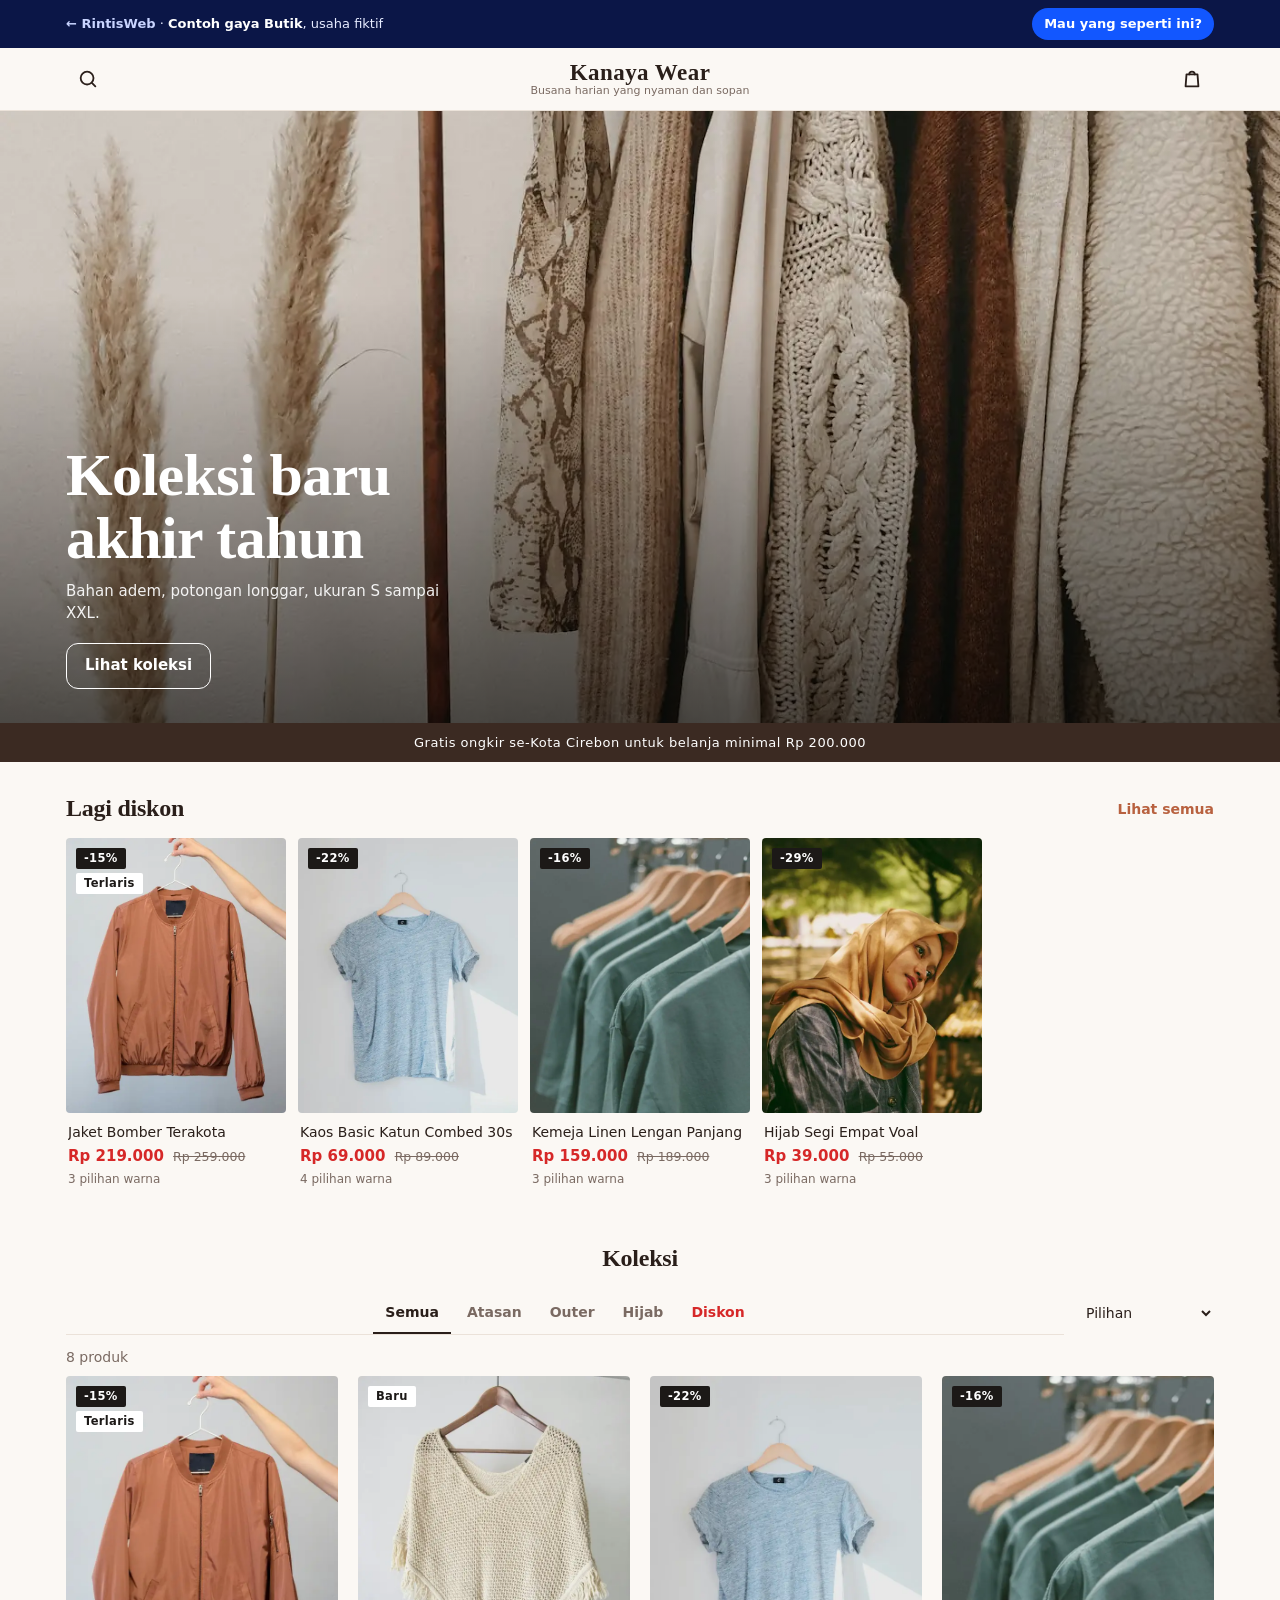
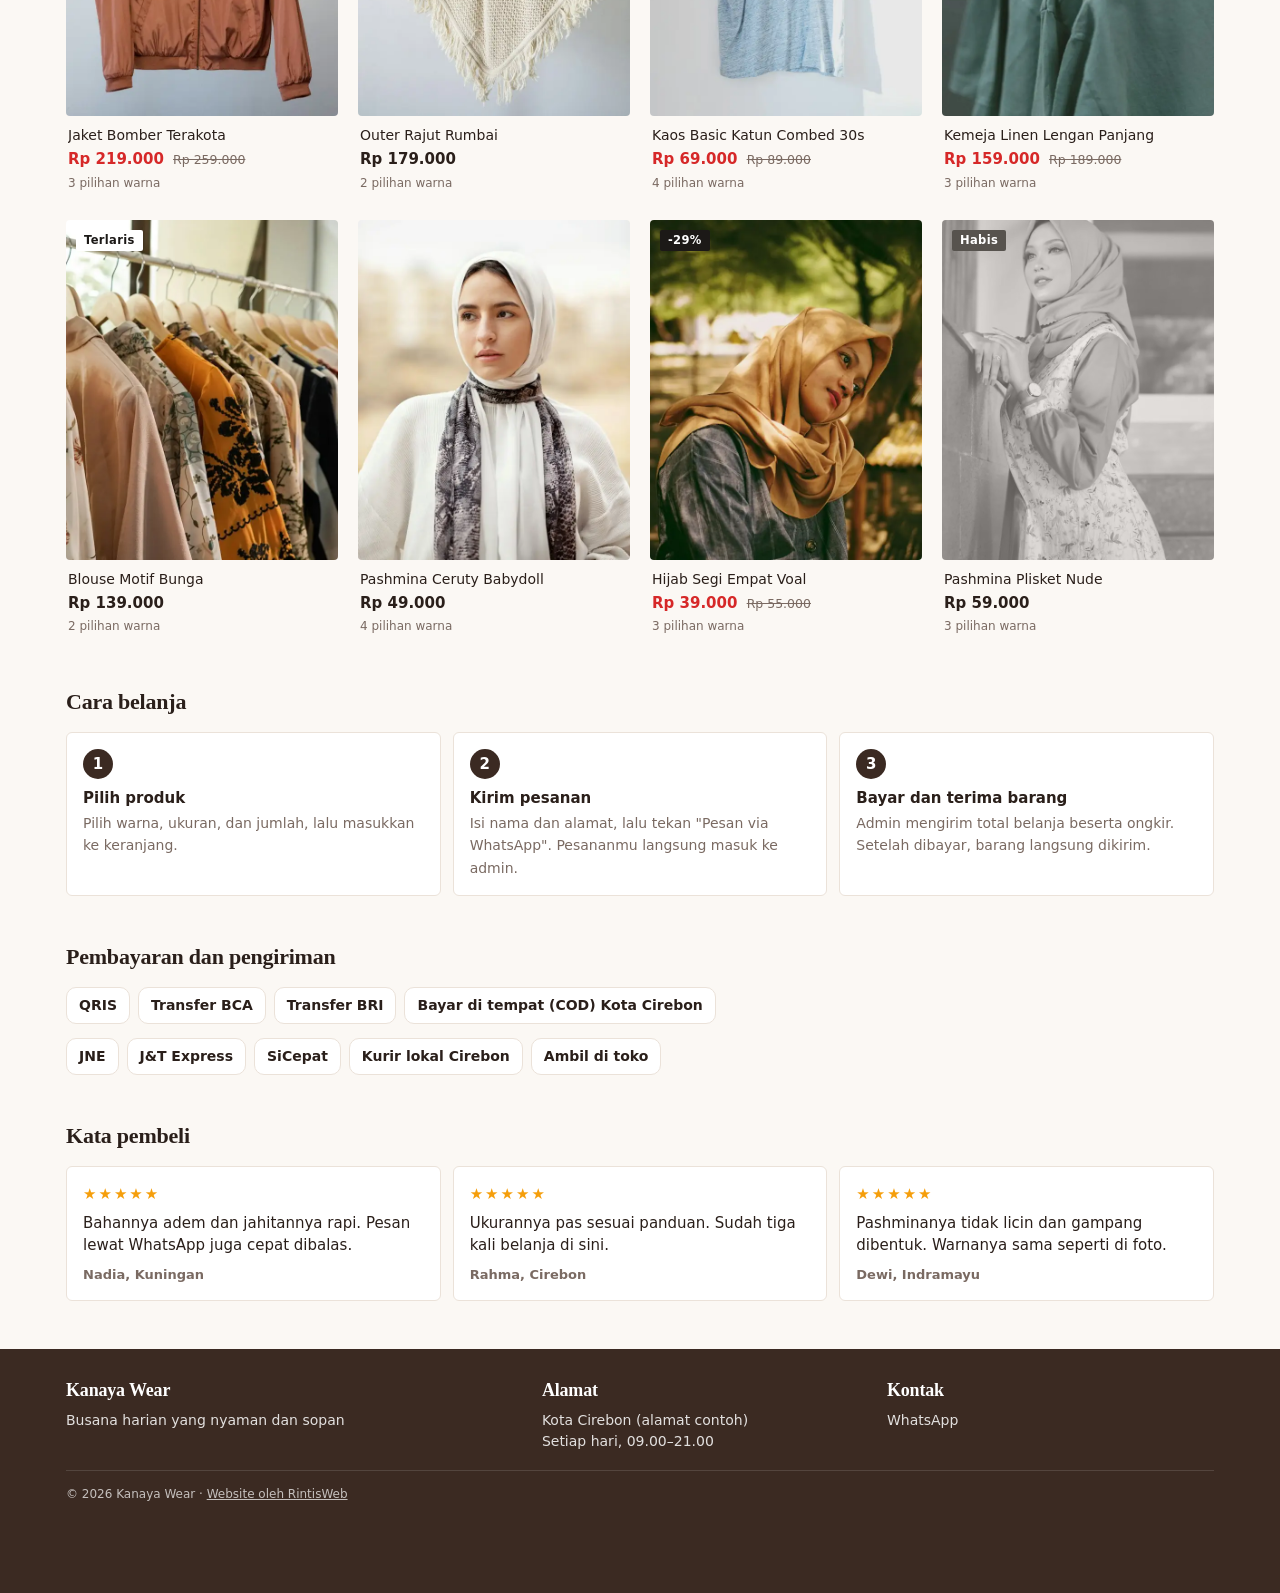
<file: contoh/kanaya-wear/index.html>
<!doctype html>
<html lang="id">
<head>
<meta charset="utf-8">
<meta name="viewport" content="width=device-width, initial-scale=1">
<title>Kanaya Wear · Contoh toko online toko baju · RintisWeb</title>
<meta name="description" content="Contoh toko online toko baju buatan RintisWeb: varian ukuran dan warna, panduan ukuran, keranjang belanja, dan pesanan langsung ke WhatsApp.">
<meta name="robots" content="noindex">
<meta name="theme-color" content="#3b2a22">
<link rel="canonical" href="https://ivan42118.github.io/rintisweb/contoh/kanaya-wear/">
<meta property="og:type" content="website">
<meta property="og:site_name" content="RintisWeb">
<meta property="og:title" content="Kanaya Wear: contoh toko online toko baju">
<meta property="og:description" content="Contoh toko online toko baju buatan RintisWeb: varian ukuran dan warna, panduan ukuran, keranjang belanja, dan pesanan langsung ke WhatsApp.">
<meta property="og:url" content="https://ivan42118.github.io/rintisweb/contoh/kanaya-wear/">
<meta property="og:image" content="https://ivan42118.github.io/rintisweb/assets/contoh/kanaya-wear-og.jpg">
<meta property="og:image:width" content="1200">
<meta property="og:image:height" content="630">
<meta name="twitter:card" content="summary_large_image">
<link rel="icon" href="../../assets/logo/favicon.svg" type="image/svg+xml">
<link rel="icon" href="../../assets/logo/favicon.ico" sizes="any">
<link rel="preload" as="image" href="img/spanduk.webp" fetchpriority="high">
<link rel="stylesheet" href="../../templates/toko-online/toko.css?v=20261127d">
</head>
<body>
<div id="toko"><noscript><p style="padding:24px">Aktifkan JavaScript untuk melihat katalog Kanaya Wear.</p></noscript></div>
<script src="../../config.js"></script>
<script src="data.js?v=20261127c"></script>
<script src="../../templates/toko-online/toko.js?v=20261127d"></script>
</body>
</html>
</file>
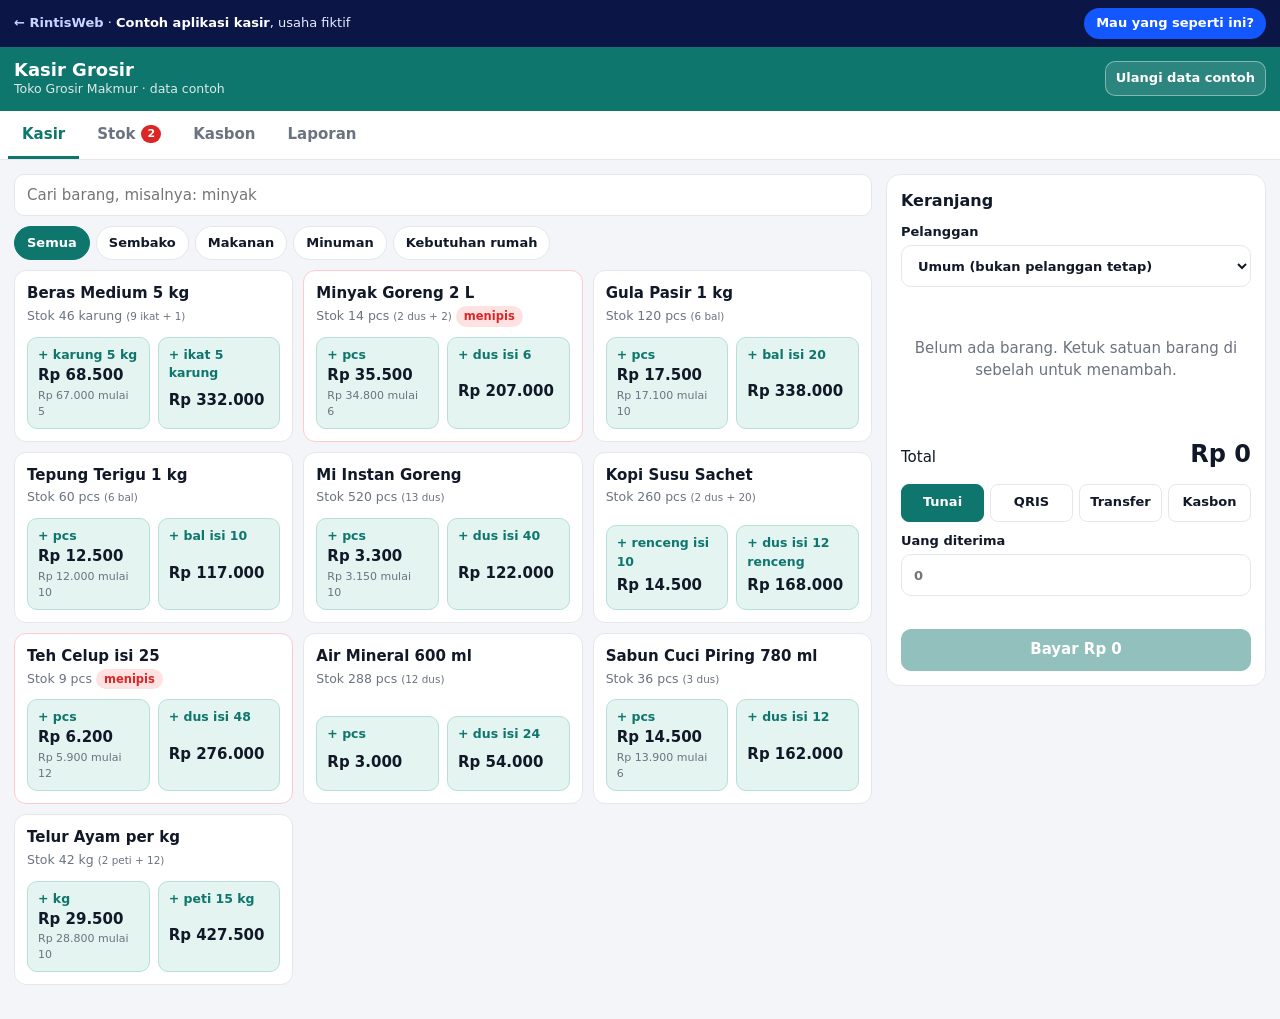
<file: contoh/kasir-grosir/index.html>
<!doctype html>
<html lang="id">
<head>
<meta charset="utf-8">
<meta name="viewport" content="width=device-width, initial-scale=1">
<title>Kasir Grosir · Contoh aplikasi kasir dan stok · RintisWeb</title>
<meta name="description" content="Contoh aplikasi kasir dan stok untuk toko grosir buatan RintisWeb: harga grosir bertingkat, satuan pcs/pak/dus, kasbon pelanggan, laporan laba, dan struk ke WhatsApp.">
<meta name="robots" content="noindex">
<meta name="theme-color" content="#0f766e">
<link rel="canonical" href="https://ivan42118.github.io/rintisweb/contoh/kasir-grosir/">
<meta property="og:type" content="website">
<meta property="og:site_name" content="RintisWeb">
<meta property="og:title" content="Kasir Grosir: contoh aplikasi kasir dan stok">
<meta property="og:description" content="Harga grosir bertingkat, satuan pcs/pak/dus, kasbon pelanggan, laporan laba, dan struk ke WhatsApp. Bisa dicoba langsung.">
<meta property="og:url" content="https://ivan42118.github.io/rintisweb/contoh/kasir-grosir/">
<meta property="og:image" content="https://ivan42118.github.io/rintisweb/assets/contoh/kasir-grosir-og.jpg">
<meta property="og:image:width" content="1200">
<meta property="og:image:height" content="630">
<meta name="twitter:card" content="summary_large_image">
<link rel="icon" href="../../assets/logo/favicon.svg" type="image/svg+xml">
<link rel="icon" href="../../assets/logo/favicon.ico" sizes="any">
<link rel="stylesheet" href="../../templates/aplikasi/aplikasi.css?v=20261127a">
<style>
  :root { --utama: #0f766e; --utama-muda: #e3f4f1; }
  .kasir-tata { display: grid; gap: 14px; grid-template-columns: minmax(0, 1fr); align-items: start; }
  @media (min-width: 960px) { .kasir-tata { grid-template-columns: minmax(0, 1fr) 380px; } .kasir-keranjang { position: sticky; top: 60px; } }
  .grid-produk { display: grid; gap: 10px; grid-template-columns: minmax(0, 1fr); }
  @media (min-width: 600px) { .grid-produk { grid-template-columns: repeat(2, minmax(0, 1fr)); } }
  @media (min-width: 1200px) { .grid-produk { grid-template-columns: repeat(3, minmax(0, 1fr)); } }
  .kartu-produk { background: var(--kartu); border: 1px solid var(--garis); border-radius: 12px; padding: 12px; display: grid; gap: 10px; }
  .kartu-produk.tipis { border-color: #fecaca; }
  .kp-atas b { display: block; font-size: 15px; }
  .kp-stok { font-size: 12.5px; color: var(--redup); }
  .kp-satuan { display: grid; grid-template-columns: 1fr 1fr; gap: 8px; }
  .tombol-satuan { display: grid; gap: 1px; text-align: left; border: 1px solid #b7dfd8; background: var(--utama-muda); border-radius: 10px; padding: 8px 10px; }
  .tombol-satuan span { font-size: 12.5px; font-weight: 600; color: var(--utama); }
  .tombol-satuan b { font-size: 15px; }
  .tombol-satuan small { font-size: 11px; color: var(--redup); }
  .tombol-satuan:active { transform: scale(.98); }
  .daftar-belanja { margin: 12px 0 4px; display: grid; }
  .baris-belanja { display: grid; grid-template-columns: minmax(0, 1fr) auto auto; gap: 8px; align-items: center; padding: 9px 0; border-bottom: 1px solid var(--garis); }
  .baris-belanja b { font-size: 14px; }
  .baris-belanja small { display: block; font-size: 12px; color: var(--redup); }
  .subtotal { min-width: 86px; text-align: right; }
  .stepper { display: inline-flex; align-items: center; border: 1px solid var(--garis); border-radius: 8px; overflow: hidden; }
  .stepper button { width: 30px; height: 30px; border: 0; background: #f9fafb; font-size: 17px; }
  .stepper span { min-width: 28px; text-align: center; font-weight: 700; font-size: 14px; }
  .total-baris { display: flex; justify-content: space-between; align-items: baseline; padding: 12px 0; font-size: 15px; }
  .total-baris b { font-size: 24px; }
  .metode { display: grid; grid-template-columns: repeat(4, 1fr); gap: 6px; margin-bottom: 10px; }
  .metode button { height: 38px; border: 1px solid var(--garis); background: var(--kartu); border-radius: 8px; font-weight: 700; font-size: 13px; }
  .metode button[aria-pressed="true"] { background: var(--utama); border-color: var(--utama); color: #fff; }
  .uang-cepat { display: flex; flex-wrap: wrap; gap: 6px; margin: 6px 0; }
  .uang-cepat button { border: 1px dashed #9ca3af; background: #fff; border-radius: 8px; padding: 5px 9px; font-size: 13px; font-weight: 600; }
  .kembalian { margin: 6px 0 0; font-weight: 800; color: var(--sukses); }
  .kembalian.kurang { color: var(--bahaya); }
  .bilah-keranjang { position: fixed; left: 10px; right: 10px; bottom: 10px; z-index: 20; display: flex; justify-content: space-between; align-items: center; gap: 10px; background: var(--utama); color: #fff; text-decoration: none; padding: 12px 16px; border-radius: 14px; box-shadow: 0 10px 24px rgba(15, 118, 110, .35); font-size: 14px; font-weight: 600; }
  .bilah-keranjang b { font-size: 16px; }
  @media (min-width: 960px) { .bilah-keranjang { display: none; } }
  .daftar-pelanggan { display: grid; gap: 10px; }
  @media (min-width: 900px) { .daftar-pelanggan { grid-template-columns: repeat(2, minmax(0, 1fr)); } }
  .kartu-pelanggan { display: grid; grid-template-columns: minmax(0, 1fr) auto; gap: 8px 10px; align-items: center; }
  .kartu-pelanggan small { display: block; color: var(--redup); font-size: 12.5px; }
  .kasbon-nilai { text-align: right; }
  .kasbon-nilai b { display: block; font-size: 17px; color: var(--bahaya); }
  .aksi-pelanggan { grid-column: 1 / -1; display: flex; flex-wrap: wrap; gap: 8px; }
  .aksi-pelanggan:empty { display: none; }
  .laporan-tata { display: grid; gap: 12px; }
  @media (min-width: 900px) { .laporan-tata { grid-template-columns: 1.2fr 1fr; } }
  .struk { font-family: ui-monospace, "Cascadia Mono", Consolas, monospace; font-size: 13px; background: #fffdf5; border: 1px dashed #d6d3c4; border-radius: 10px; padding: 14px; display: grid; gap: 4px; }
  .struk > b { font-size: 15px; text-align: center; }
  .struk > small { text-align: center; color: var(--redup); }
  .struk hr { border: 0; border-top: 1px dashed #c8c3b0; width: 100%; margin: 6px 0; }
  .struk-baris { display: flex; justify-content: space-between; gap: 10px; }
  .struk-baris small { color: var(--redup); }
  .struk p { text-align: center; margin: 8px 0 0; }
  main { padding-bottom: 80px; }
  @media (min-width: 960px) { main { padding-bottom: 20px; } }
</style>
</head>
<body>
<div id="app"><noscript><p style="padding:24px">Aktifkan JavaScript untuk mencoba aplikasi contoh ini.</p></noscript></div>
<script src="../../config.js"></script>
<script src="kasir.js?v=20261127a"></script>
</body>
</html>
</file>
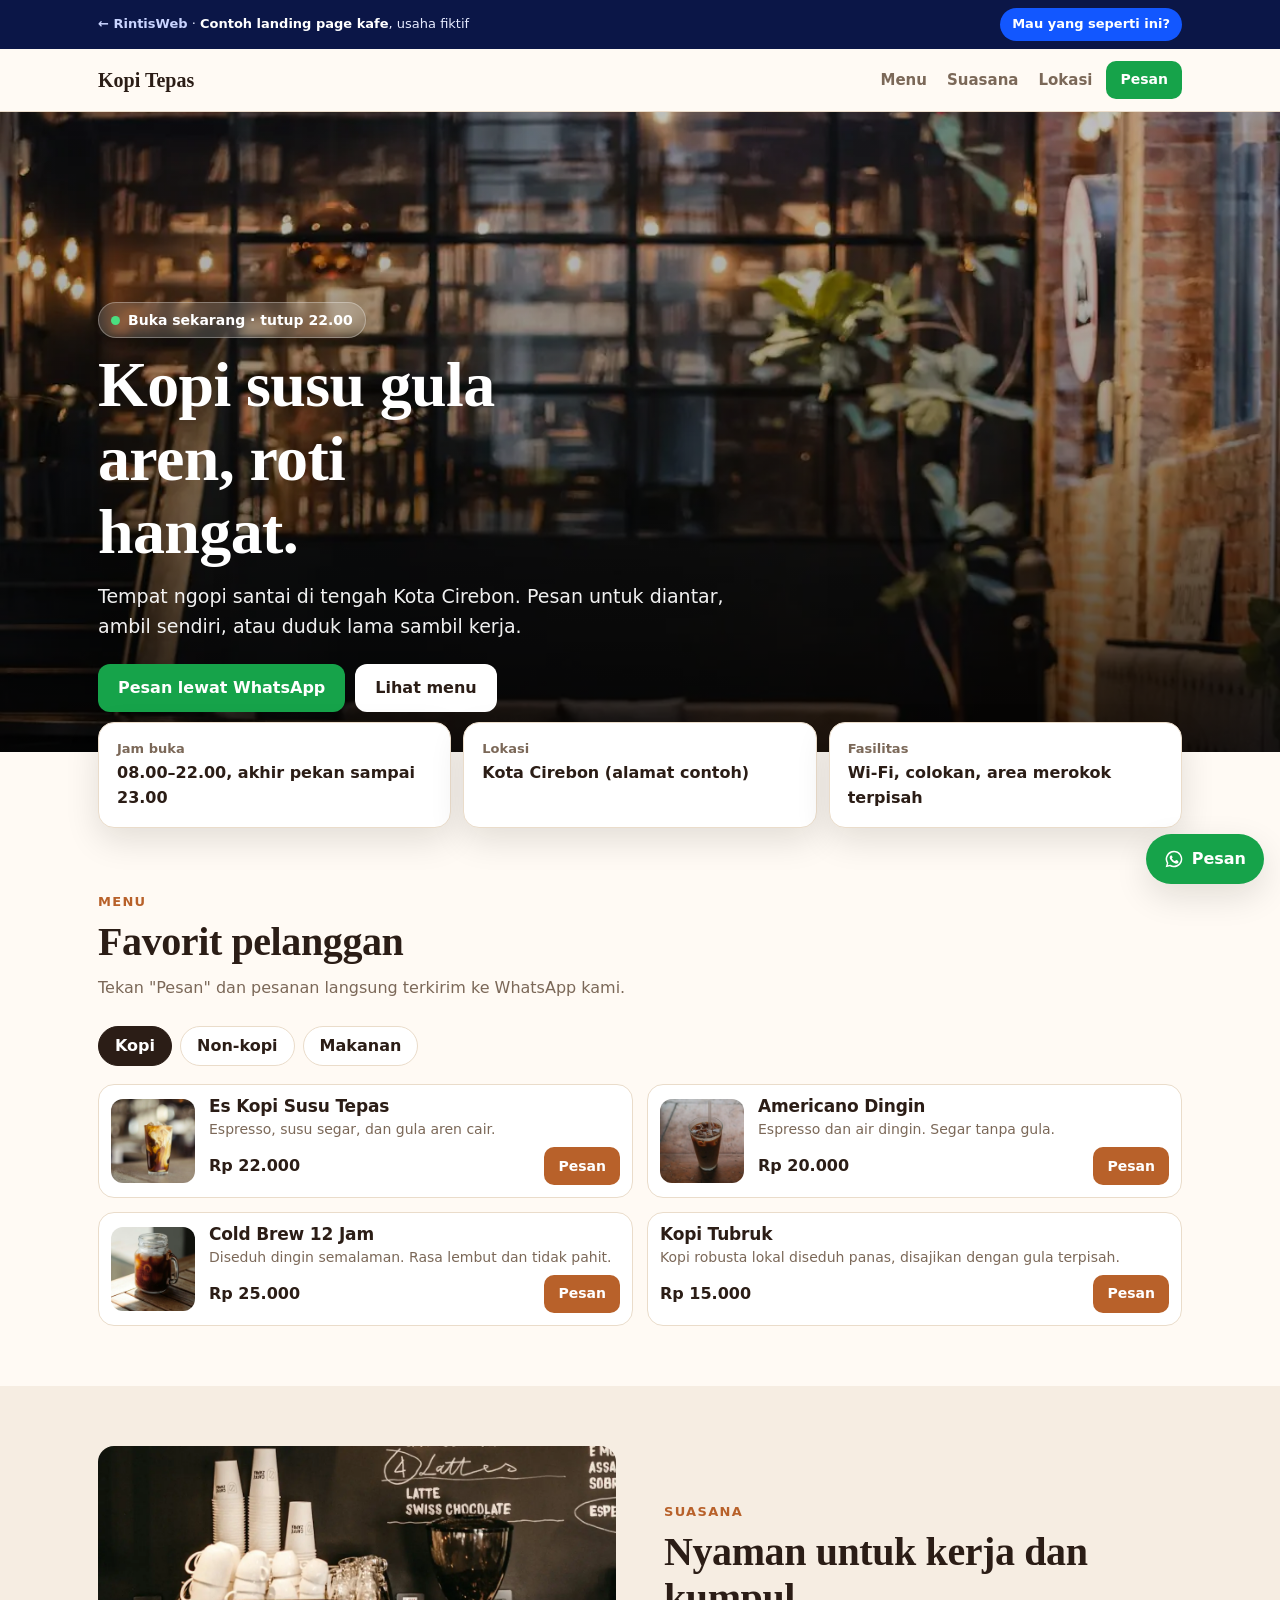
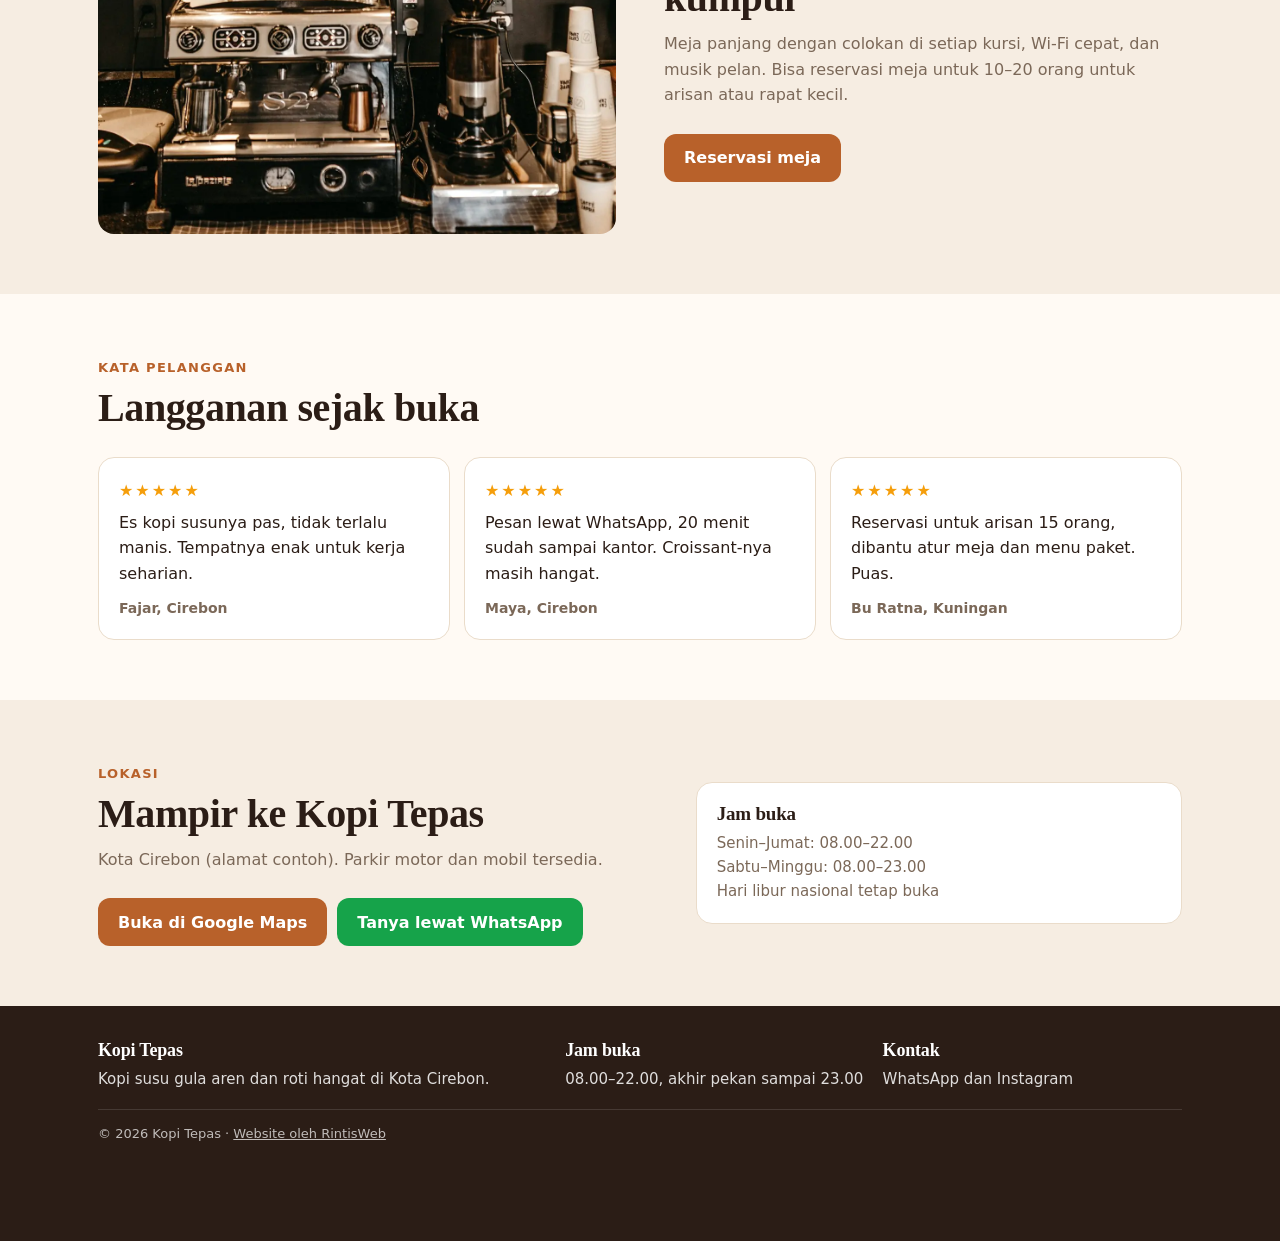
<file: contoh/kopi-tepas/index.html>
<!doctype html>
<html lang="id">
<head>
<meta charset="utf-8">
<meta name="viewport" content="width=device-width, initial-scale=1">
<title>Kopi Tepas · Contoh landing page kafe · RintisWeb</title>
<meta name="description" content="Contoh landing page kafe buatan RintisWeb: menu dan harga, jam buka, lokasi, dan pesan langsung lewat WhatsApp.">
<meta name="robots" content="noindex">
<meta name="theme-color" content="#2b1d16">
<link rel="canonical" href="https://ivan42118.github.io/rintisweb/contoh/kopi-tepas/">
<meta property="og:type" content="website">
<meta property="og:site_name" content="RintisWeb">
<meta property="og:title" content="Kopi Tepas: contoh landing page kafe">
<meta property="og:description" content="Contoh landing page kafe buatan RintisWeb: menu dan harga, jam buka, lokasi, dan pesan langsung lewat WhatsApp.">
<meta property="og:url" content="https://ivan42118.github.io/rintisweb/contoh/kopi-tepas/">
<meta property="og:image" content="https://ivan42118.github.io/rintisweb/assets/contoh/kopi-tepas-og.jpg">
<meta property="og:image:width" content="1200">
<meta property="og:image:height" content="630">
<meta name="twitter:card" content="summary_large_image">
<link rel="icon" href="../../assets/logo/favicon.svg" type="image/svg+xml">
<link rel="icon" href="../../assets/logo/favicon.ico" sizes="any">
<link rel="preload" as="image" href="img/suasana.webp" fetchpriority="high">
<link rel="stylesheet" href="../../templates/halaman/halaman.css?v=20261127c">
<style>
  :root {
    --utama: #2b1d16; --aksen: #b8612a; --latar: #fffaf4; --latar-2: #f6ede2; --kartu: #ffffff;
    --teks: #2b1d16; --redup: #7b6858; --garis: #eadcca;
    --font-judul: "Iowan Old Style", "Palatino Linotype", Palatino, Georgia, serif;
  }
</style>
<script>
  window.SITUS = {
    demo: true,
    nama: 'Kopi Tepas',
    jenisContoh: 'landing page kafe',
    whatsapp: '',
    jamBuka: { 0: ['08:00', '23:00'], 6: ['08:00', '23:00'], setiapHari: ['08:00', '22:00'] },
    labelChat: 'Pesan',
    pesanChat: 'Halo Kopi Tepas, saya mau pesan.'
  };
</script>
</head>
<body>

<nav class="nav" aria-label="Utama"><div class="wadah">
  <a class="merek" href="#">Kopi Tepas</a>
  <ul><li><a href="#menu">Menu</a></li><li><a href="#suasana">Suasana</a></li><li><a href="#lokasi">Lokasi</a></li></ul>
  <a class="tombol tombol-wa tombol-kecil" data-wa="Halo Kopi Tepas, saya mau pesan.">Pesan</a>
</div></nav>

<header class="hero">
  <img src="img/suasana.webp" alt="Suasana dalam Kopi Tepas dengan meja kayu dan lampu gantung" width="1200" height="900" fetchpriority="high">
  <div class="wadah">
    <span class="pil" data-status-buka>Buka setiap hari</span>
    <h1>Kopi susu gula aren, roti hangat.</h1>
    <p>Tempat ngopi santai di tengah Kota Cirebon. Pesan untuk diantar, ambil sendiri, atau duduk lama sambil kerja.</p>
    <div class="aksi">
      <a class="tombol tombol-wa" data-wa="Halo Kopi Tepas, saya mau pesan untuk diantar.">Pesan lewat WhatsApp</a>
      <a class="tombol tombol-terang" href="#menu">Lihat menu</a>
    </div>
  </div>
</header>

<div class="wadah">
  <div class="info">
    <div><b>Jam buka</b><span>08.00–22.00, akhir pekan sampai 23.00</span></div>
    <div><b>Lokasi</b><span>Kota Cirebon (alamat contoh)</span></div>
    <div><b>Fasilitas</b><span>Wi-Fi, colokan, area merokok terpisah</span></div>
  </div>
</div>

<section class="bagian" id="menu" aria-labelledby="h-menu">
  <div class="wadah">
    <div class="kepala-bagian">
      <span class="label-kecil">Menu</span>
      <h2 id="h-menu">Favorit pelanggan</h2>
      <p>Tekan "Pesan" dan pesanan langsung terkirim ke WhatsApp kami.</p>
    </div>
    <div class="tab" role="tablist" aria-label="Kategori menu">
      <button type="button" role="tab" aria-selected="true" aria-controls="m-kopi" id="t-kopi">Kopi</button>
      <button type="button" role="tab" aria-selected="false" aria-controls="m-nonkopi" id="t-nonkopi">Non-kopi</button>
      <button type="button" role="tab" aria-selected="false" aria-controls="m-makan" id="t-makan">Makanan</button>
    </div>

    <div class="panel menu" id="m-kopi" role="tabpanel" aria-labelledby="t-kopi">
      <article class="menu-item"><img src="img/es-kopi-susu.webp" alt="Es kopi susu dalam gelas" width="84" height="84" loading="lazy">
        <div><h3>Es Kopi Susu Tepas</h3><p>Espresso, susu segar, dan gula aren cair.</p>
        <div class="baris"><span class="harga">Rp 22.000</span><a class="tombol tombol-utama tombol-kecil" data-wa="Halo Kopi Tepas, saya mau pesan 1 Es Kopi Susu Tepas (Rp 22.000).">Pesan</a></div></div></article>
      <article class="menu-item"><img src="img/americano.webp" alt="Americano dingin dengan es batu" width="84" height="84" loading="lazy">
        <div><h3>Americano Dingin</h3><p>Espresso dan air dingin. Segar tanpa gula.</p>
        <div class="baris"><span class="harga">Rp 20.000</span><a class="tombol tombol-utama tombol-kecil" data-wa="Halo Kopi Tepas, saya mau pesan 1 Americano Dingin (Rp 20.000).">Pesan</a></div></div></article>
      <article class="menu-item"><img src="img/cold-brew.webp" alt="Cold brew dalam toples kaca" width="84" height="84" loading="lazy">
        <div><h3>Cold Brew 12 Jam</h3><p>Diseduh dingin semalaman. Rasa lembut dan tidak pahit.</p>
        <div class="baris"><span class="harga">Rp 25.000</span><a class="tombol tombol-utama tombol-kecil" data-wa="Halo Kopi Tepas, saya mau pesan 1 Cold Brew 12 Jam (Rp 25.000).">Pesan</a></div></div></article>
      <article class="menu-item tanpa-foto">
        <div><h3>Kopi Tubruk</h3><p>Kopi robusta lokal diseduh panas, disajikan dengan gula terpisah.</p>
        <div class="baris"><span class="harga">Rp 15.000</span><a class="tombol tombol-utama tombol-kecil" data-wa="Halo Kopi Tepas, saya mau pesan 1 Kopi Tubruk (Rp 15.000).">Pesan</a></div></div></article>
    </div>

    <div class="panel menu" id="m-nonkopi" role="tabpanel" aria-labelledby="t-nonkopi" hidden>
      <article class="menu-item tanpa-foto"><div><h3>Cokelat Dingin</h3><p>Cokelat pekat dengan susu segar.</p>
        <div class="baris"><span class="harga">Rp 24.000</span><a class="tombol tombol-utama tombol-kecil" data-wa="Halo Kopi Tepas, saya mau pesan 1 Cokelat Dingin (Rp 24.000).">Pesan</a></div></div></article>
      <article class="menu-item tanpa-foto"><div><h3>Teh Tarik</h3><p>Teh hitam dan susu kental manis, ditarik sampai berbusa.</p>
        <div class="baris"><span class="harga">Rp 18.000</span><a class="tombol tombol-utama tombol-kecil" data-wa="Halo Kopi Tepas, saya mau pesan 1 Teh Tarik (Rp 18.000).">Pesan</a></div></div></article>
      <article class="menu-item tanpa-foto"><div><h3>Es Lemon Tea</h3><p>Teh melati dengan perasan lemon segar.</p>
        <div class="baris"><span class="harga">Rp 16.000</span><a class="tombol tombol-utama tombol-kecil" data-wa="Halo Kopi Tepas, saya mau pesan 1 Es Lemon Tea (Rp 16.000).">Pesan</a></div></div></article>
    </div>

    <div class="panel menu" id="m-makan" role="tabpanel" aria-labelledby="t-makan" hidden>
      <article class="menu-item"><img src="img/croissant.webp" alt="Croissant mentega" width="84" height="84" loading="lazy">
        <div><h3>Croissant Mentega</h3><p>Dipanggang setiap pagi, renyah di luar dan lembut di dalam.</p>
        <div class="baris"><span class="harga">Rp 22.000</span><a class="tombol tombol-utama tombol-kecil" data-wa="Halo Kopi Tepas, saya mau pesan 1 Croissant Mentega (Rp 22.000).">Pesan</a></div></div></article>
      <article class="menu-item"><img src="img/pain-au-chocolat.webp" alt="Roti cokelat panggang" width="84" height="84" loading="lazy">
        <div><h3>Roti Cokelat</h3><p>Roti lapis mentega berisi cokelat leleh.</p>
        <div class="baris"><span class="harga">Rp 20.000</span><a class="tombol tombol-utama tombol-kecil" data-wa="Halo Kopi Tepas, saya mau pesan 1 Roti Cokelat (Rp 20.000).">Pesan</a></div></div></article>
      <article class="menu-item tanpa-foto"><div><h3>Roti Bakar Srikaya</h3><p>Roti tebal dengan srikaya pandan buatan sendiri.</p>
        <div class="baris"><span class="harga">Rp 18.000</span><a class="tombol tombol-utama tombol-kecil" data-wa="Halo Kopi Tepas, saya mau pesan 1 Roti Bakar Srikaya (Rp 18.000).">Pesan</a></div></div></article>
      <article class="menu-item tanpa-foto"><div><h3>Kentang Goreng</h3><p>Kentang potong tebal dengan saus sambal dan mayones.</p>
        <div class="baris"><span class="harga">Rp 20.000</span><a class="tombol tombol-utama tombol-kecil" data-wa="Halo Kopi Tepas, saya mau pesan 1 Kentang Goreng (Rp 20.000).">Pesan</a></div></div></article>
    </div>
  </div>
</section>

<section class="bagian abu" id="suasana" aria-labelledby="h-suasana">
  <div class="wadah dua-kolom">
    <img src="img/bar.webp" alt="Meja bar dengan mesin espresso dan papan menu" width="1200" height="900" loading="lazy">
    <div>
      <div class="kepala-bagian">
        <span class="label-kecil">Suasana</span>
        <h2 id="h-suasana">Nyaman untuk kerja dan kumpul</h2>
        <p>Meja panjang dengan colokan di setiap kursi, Wi-Fi cepat, dan musik pelan. Bisa reservasi meja untuk 10–20 orang untuk arisan atau rapat kecil.</p>
      </div>
      <a class="tombol tombol-utama" data-wa="Halo Kopi Tepas, saya mau reservasi meja untuk ... orang, tanggal ... jam ...">Reservasi meja</a>
    </div>
  </div>
</section>

<section class="bagian" aria-labelledby="h-testi">
  <div class="wadah">
    <div class="kepala-bagian"><span class="label-kecil">Kata pelanggan</span><h2 id="h-testi">Langganan sejak buka</h2></div>
    <div class="grid-3 testimoni">
      <figure class="kartu"><div class="bintang" aria-label="5 dari 5 bintang">&#9733;&#9733;&#9733;&#9733;&#9733;</div><blockquote>Es kopi susunya pas, tidak terlalu manis. Tempatnya enak untuk kerja seharian.</blockquote><figcaption>Fajar, Cirebon</figcaption></figure>
      <figure class="kartu"><div class="bintang" aria-label="5 dari 5 bintang">&#9733;&#9733;&#9733;&#9733;&#9733;</div><blockquote>Pesan lewat WhatsApp, 20 menit sudah sampai kantor. Croissant-nya masih hangat.</blockquote><figcaption>Maya, Cirebon</figcaption></figure>
      <figure class="kartu"><div class="bintang" aria-label="5 dari 5 bintang">&#9733;&#9733;&#9733;&#9733;&#9733;</div><blockquote>Reservasi untuk arisan 15 orang, dibantu atur meja dan menu paket. Puas.</blockquote><figcaption>Bu Ratna, Kuningan</figcaption></figure>
    </div>
  </div>
</section>

<section class="bagian abu" id="lokasi" aria-labelledby="h-lokasi">
  <div class="wadah lokasi">
    <div>
      <div class="kepala-bagian">
        <span class="label-kecil">Lokasi</span>
        <h2 id="h-lokasi">Mampir ke Kopi Tepas</h2>
        <p>Kota Cirebon (alamat contoh). Parkir motor dan mobil tersedia.</p>
      </div>
      <div class="aksi" style="display:flex;gap:10px;flex-wrap:wrap">
        <a class="tombol tombol-utama" href="https://www.google.com/maps/search/?api=1&amp;query=Kota+Cirebon" target="_blank" rel="noopener">Buka di Google Maps</a>
        <a class="tombol tombol-wa" data-wa="Halo Kopi Tepas, saya mau tanya.">Tanya lewat WhatsApp</a>
      </div>
    </div>
    <div class="kartu">
      <h3>Jam buka</h3>
      <p>Senin–Jumat: 08.00–22.00<br>Sabtu–Minggu: 08.00–23.00<br>Hari libur nasional tetap buka</p>
    </div>
  </div>
</section>

<footer class="kaki"><div class="wadah">
  <div><h3>Kopi Tepas</h3><p>Kopi susu gula aren dan roti hangat di Kota Cirebon.</p></div>
  <div><h3>Jam buka</h3><p>08.00–22.00, akhir pekan sampai 23.00</p></div>
  <div><h3>Kontak</h3><p>WhatsApp dan Instagram</p></div>
  <p class="kecil">&copy; <span data-tahun>2026</span> Kopi Tepas &middot; <a href="../../">Website oleh RintisWeb</a></p>
</div></footer>

<script src="../../config.js"></script>
<script src="../../templates/halaman/halaman.js?v=20261126a"></script>
</body>
</html>
</file>
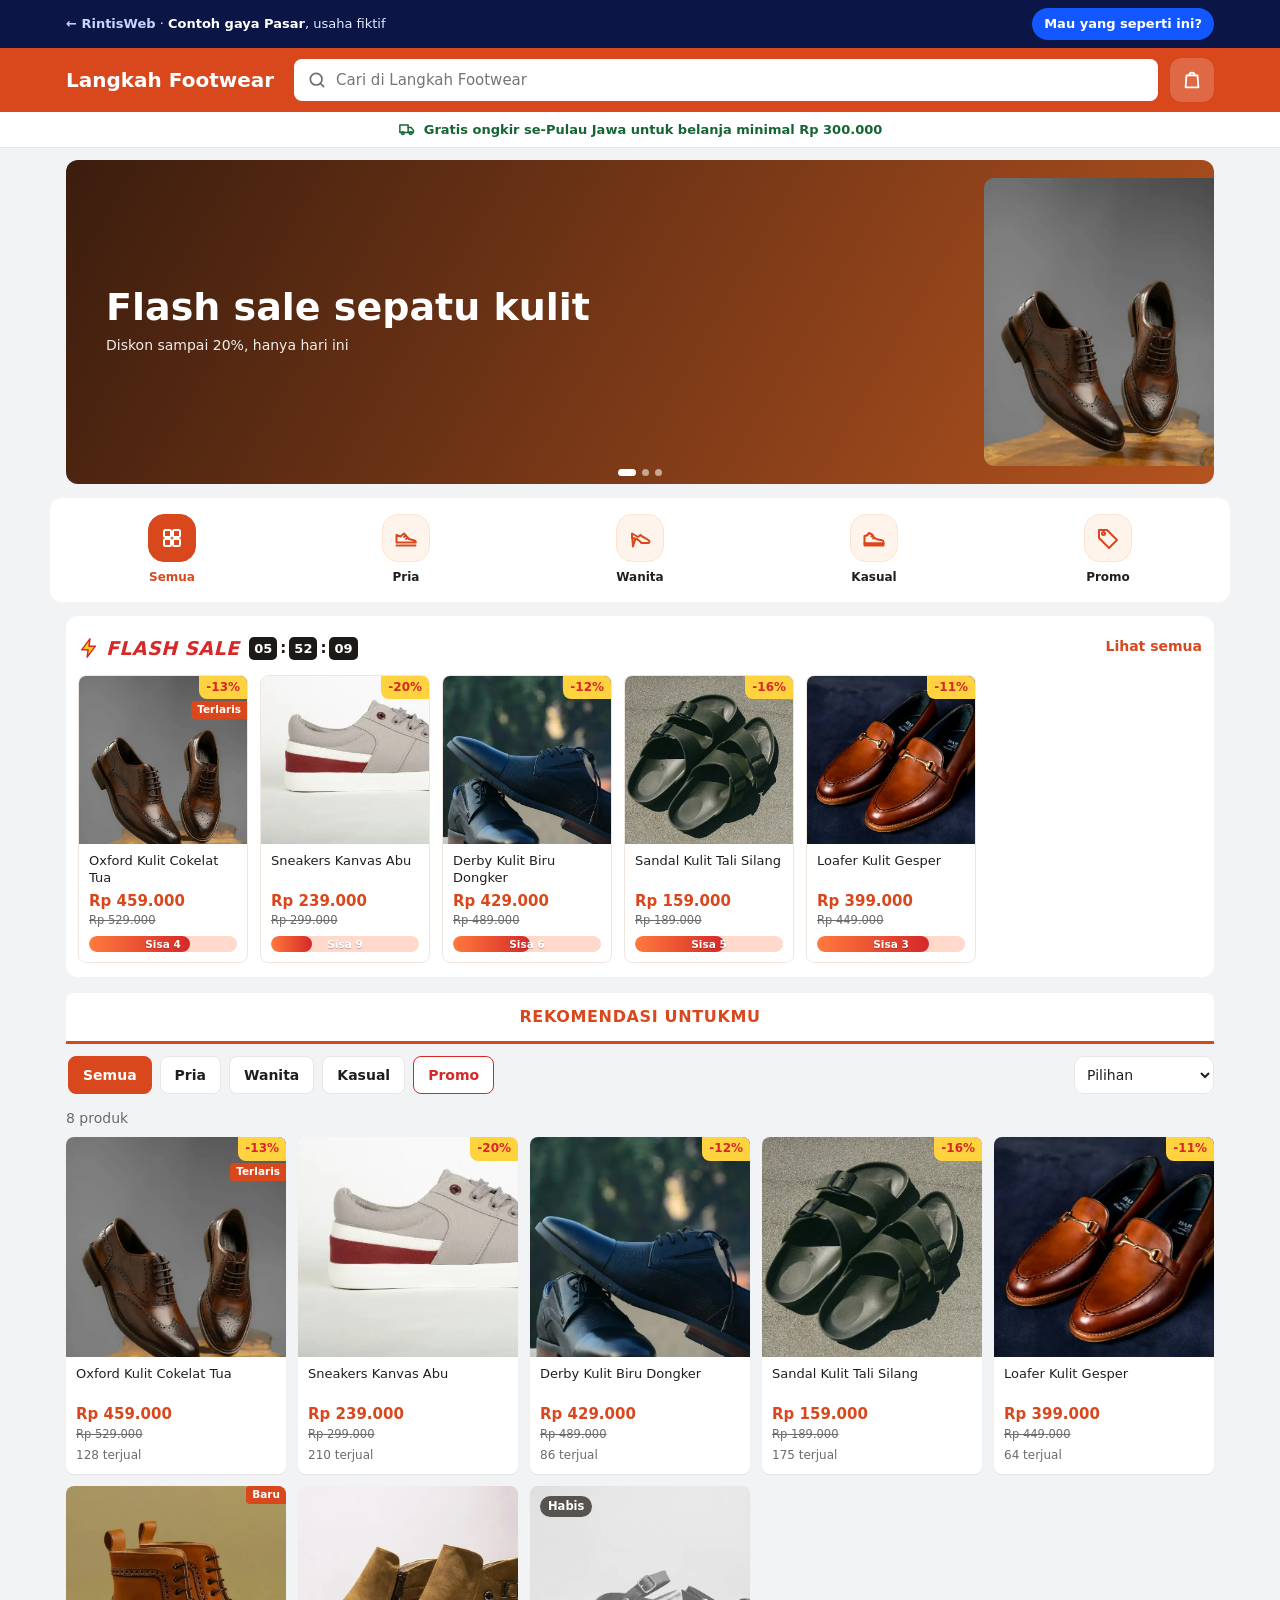
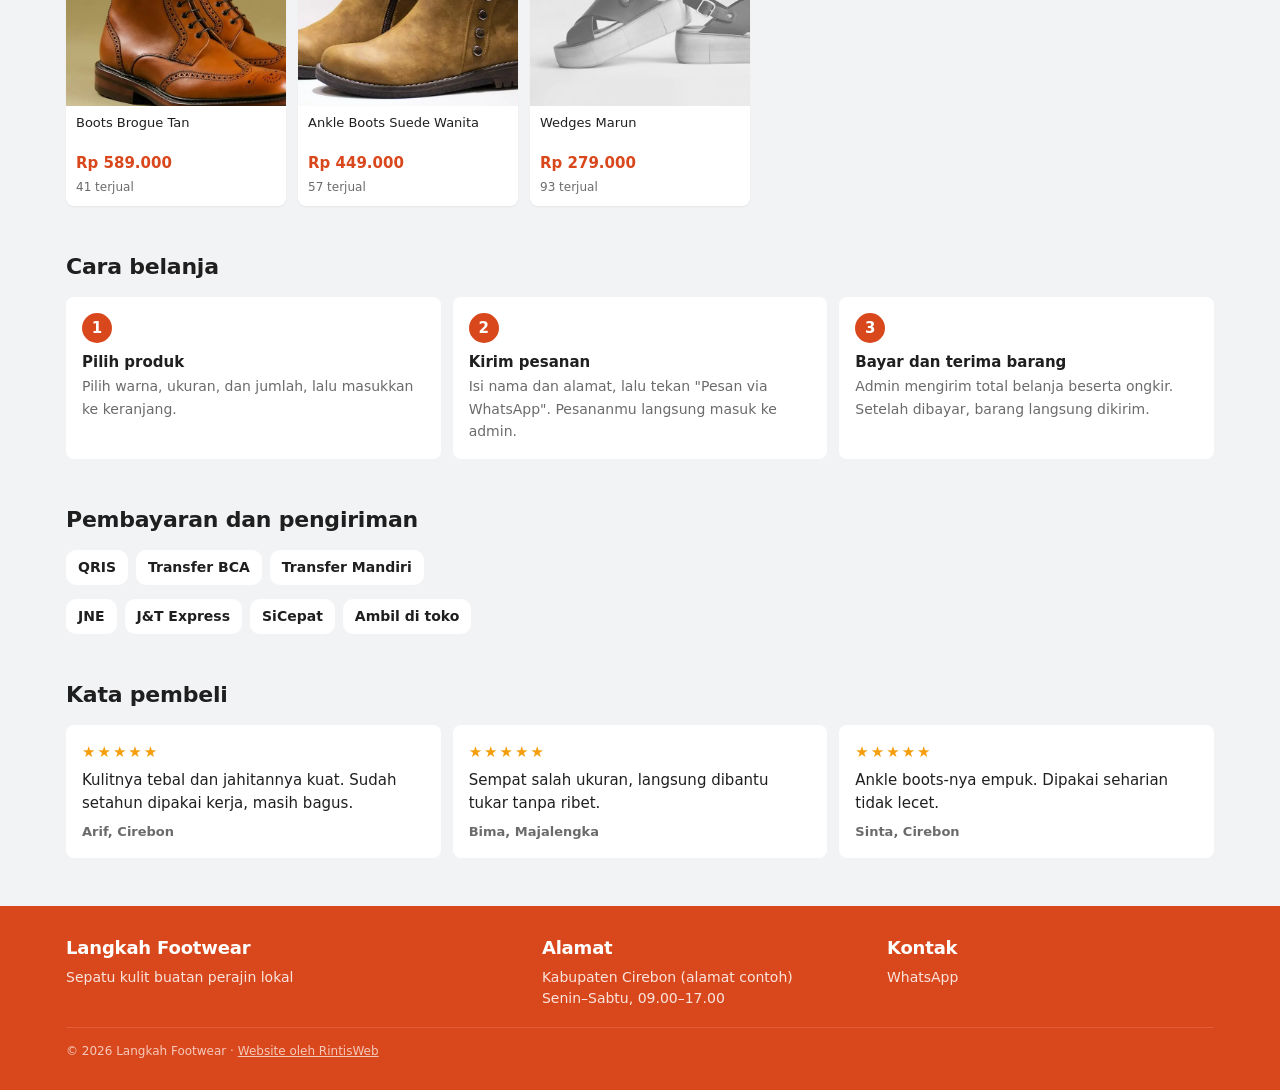
<file: contoh/langkah-footwear/index.html>
<!doctype html>
<html lang="id">
<head>
<meta charset="utf-8">
<meta name="viewport" content="width=device-width, initial-scale=1">
<title>Langkah Footwear · Contoh toko online toko sepatu · RintisWeb</title>
<meta name="description" content="Contoh toko online toko sepatu buatan RintisWeb: ukuran 36–44, stok habis per ukuran, panduan ukuran, dan pesanan langsung ke WhatsApp.">
<meta name="robots" content="noindex">
<meta name="theme-color" content="#d9481c">
<link rel="canonical" href="https://ivan42118.github.io/rintisweb/contoh/langkah-footwear/">
<meta property="og:type" content="website">
<meta property="og:site_name" content="RintisWeb">
<meta property="og:title" content="Langkah Footwear: contoh toko online toko sepatu">
<meta property="og:description" content="Contoh toko online toko sepatu buatan RintisWeb: ukuran 36–44, stok habis per ukuran, panduan ukuran, dan pesanan langsung ke WhatsApp.">
<meta property="og:url" content="https://ivan42118.github.io/rintisweb/contoh/langkah-footwear/">
<meta property="og:image" content="https://ivan42118.github.io/rintisweb/assets/contoh/langkah-footwear-og.jpg">
<meta property="og:image:width" content="1200">
<meta property="og:image:height" content="630">
<meta name="twitter:card" content="summary_large_image">
<link rel="icon" href="../../assets/logo/favicon.svg" type="image/svg+xml">
<link rel="icon" href="../../assets/logo/favicon.ico" sizes="any">
<link rel="stylesheet" href="../../templates/toko-online/toko.css?v=20261127d">
</head>
<body>
<div id="toko"><noscript><p style="padding:24px">Aktifkan JavaScript untuk melihat katalog Langkah Footwear.</p></noscript></div>
<script src="../../config.js"></script>
<script src="data.js?v=20261127c"></script>
<script src="../../templates/toko-online/toko.js?v=20261127d"></script>
</body>
</html>
</file>
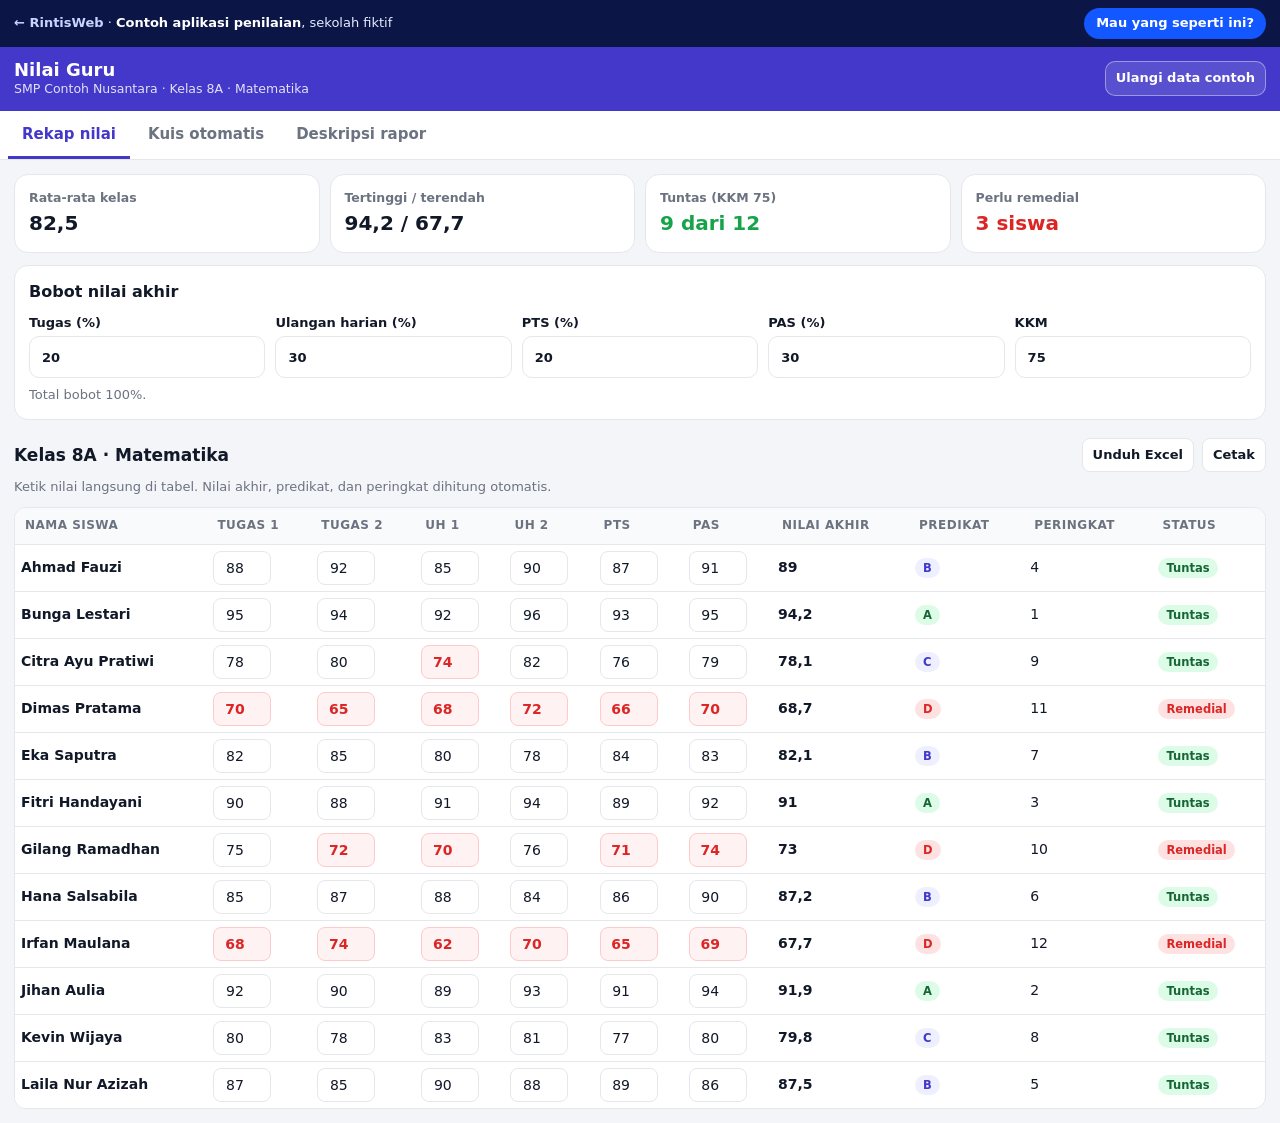
<file: contoh/nilai-guru/index.html>
<!doctype html>
<html lang="id">
<head>
<meta charset="utf-8">
<meta name="viewport" content="width=device-width, initial-scale=1">
<title>Nilai Guru · Contoh aplikasi penilaian otomatis · RintisWeb</title>
<meta name="description" content="Contoh aplikasi penilaian untuk guru buatan RintisWeb: bobot nilai otomatis, peringkat, kuis pilihan ganda dikoreksi otomatis, analisis soal, dan deskripsi rapor otomatis.">
<meta name="robots" content="noindex">
<meta name="theme-color" content="#4338ca">
<link rel="canonical" href="https://ivan42118.github.io/rintisweb/contoh/nilai-guru/">
<meta property="og:type" content="website">
<meta property="og:site_name" content="RintisWeb">
<meta property="og:title" content="Nilai Guru: contoh aplikasi penilaian otomatis">
<meta property="og:description" content="Bobot nilai otomatis, peringkat, kuis dikoreksi otomatis, analisis soal, dan deskripsi rapor otomatis. Bisa dicoba langsung.">
<meta property="og:url" content="https://ivan42118.github.io/rintisweb/contoh/nilai-guru/">
<meta property="og:image" content="https://ivan42118.github.io/rintisweb/assets/contoh/nilai-guru-og.jpg">
<meta property="og:image:width" content="1200">
<meta property="og:image:height" content="630">
<meta name="twitter:card" content="summary_large_image">
<link rel="icon" href="../../assets/logo/favicon.svg" type="image/svg+xml">
<link rel="icon" href="../../assets/logo/favicon.ico" sizes="any">
<link rel="stylesheet" href="../../templates/aplikasi/aplikasi.css?v=20261127a">
<style>
  :root { --utama: #4338ca; --utama-muda: #eef0ff; }
  .bobot-isi { display: grid; grid-template-columns: repeat(2, minmax(0, 1fr)); gap: 10px; }
  @media (min-width: 760px) { .bobot-isi { grid-template-columns: repeat(5, minmax(0, 1fr)); } }
  .bobot { margin-bottom: 4px; }
  .aksi-baris { display: flex; gap: 8px; }
  .tabel-nilai td { padding: 6px 6px; }
  .lekat { position: sticky; left: 0; background: var(--kartu); z-index: 1; box-shadow: 1px 0 0 var(--garis); }
  thead .lekat { background: #f9fafb; z-index: 2; }
  .sel-nilai { width: 58px; height: 34px; border: 1px solid var(--garis); border-radius: 8px; text-align: center; background: #fff; }
  .sel-nilai:focus { border-color: var(--utama); outline: none; box-shadow: 0 0 0 3px var(--utama-muda); }
  .sel-nilai.rendah { background: #fef2f2; border-color: #fecaca; color: var(--bahaya); font-weight: 700; }
  .na { font-weight: 800; }
  .input.jawab { width: 150px; height: 36px; letter-spacing: .14em; text-transform: uppercase; }
  .input.kunci { letter-spacing: .2em; text-transform: uppercase; font-weight: 700; }
  .rapor-tata { display: grid; gap: 16px; }
  @media (min-width: 960px) { .rapor-tata { grid-template-columns: 420px minmax(0, 1fr); align-items: start; } }
  .rapor-sekolah { margin: 0 0 4px; font-size: 12px; font-weight: 700; letter-spacing: .08em; text-transform: uppercase; color: var(--utama); }
  .rapor h2 { font-size: 20px; }
  .rapor h3 { margin: 14px 0 6px; font-size: 15px; }
  .rapor table td { white-space: normal; }
  .rapor-angka { display: grid; grid-template-columns: repeat(3, 1fr); gap: 8px; margin-bottom: 10px; }
  .rapor-angka div { background: var(--utama-muda); border-radius: 10px; padding: 8px 10px; }
  .rapor-angka span { display: block; font-size: 12px; color: var(--redup); font-weight: 600; }
  .rapor-angka b { font-size: 20px; color: var(--utama); }
  .deskripsi-rapor { margin: 0; background: #f9fafb; border-left: 4px solid var(--utama); padding: 10px 12px; border-radius: 0 8px 8px 0; }
  .daftar-deskripsi { display: grid; gap: 8px; }
  .daftar-deskripsi p { margin: 6px 0 0; font-size: 14px; color: #374151; }
</style>
</head>
<body>
<div id="app"><noscript><p style="padding:24px">Aktifkan JavaScript untuk mencoba aplikasi contoh ini.</p></noscript></div>
<script src="../../config.js"></script>
<script src="nilai.js?v=20261127a"></script>
</body>
</html>
</file>
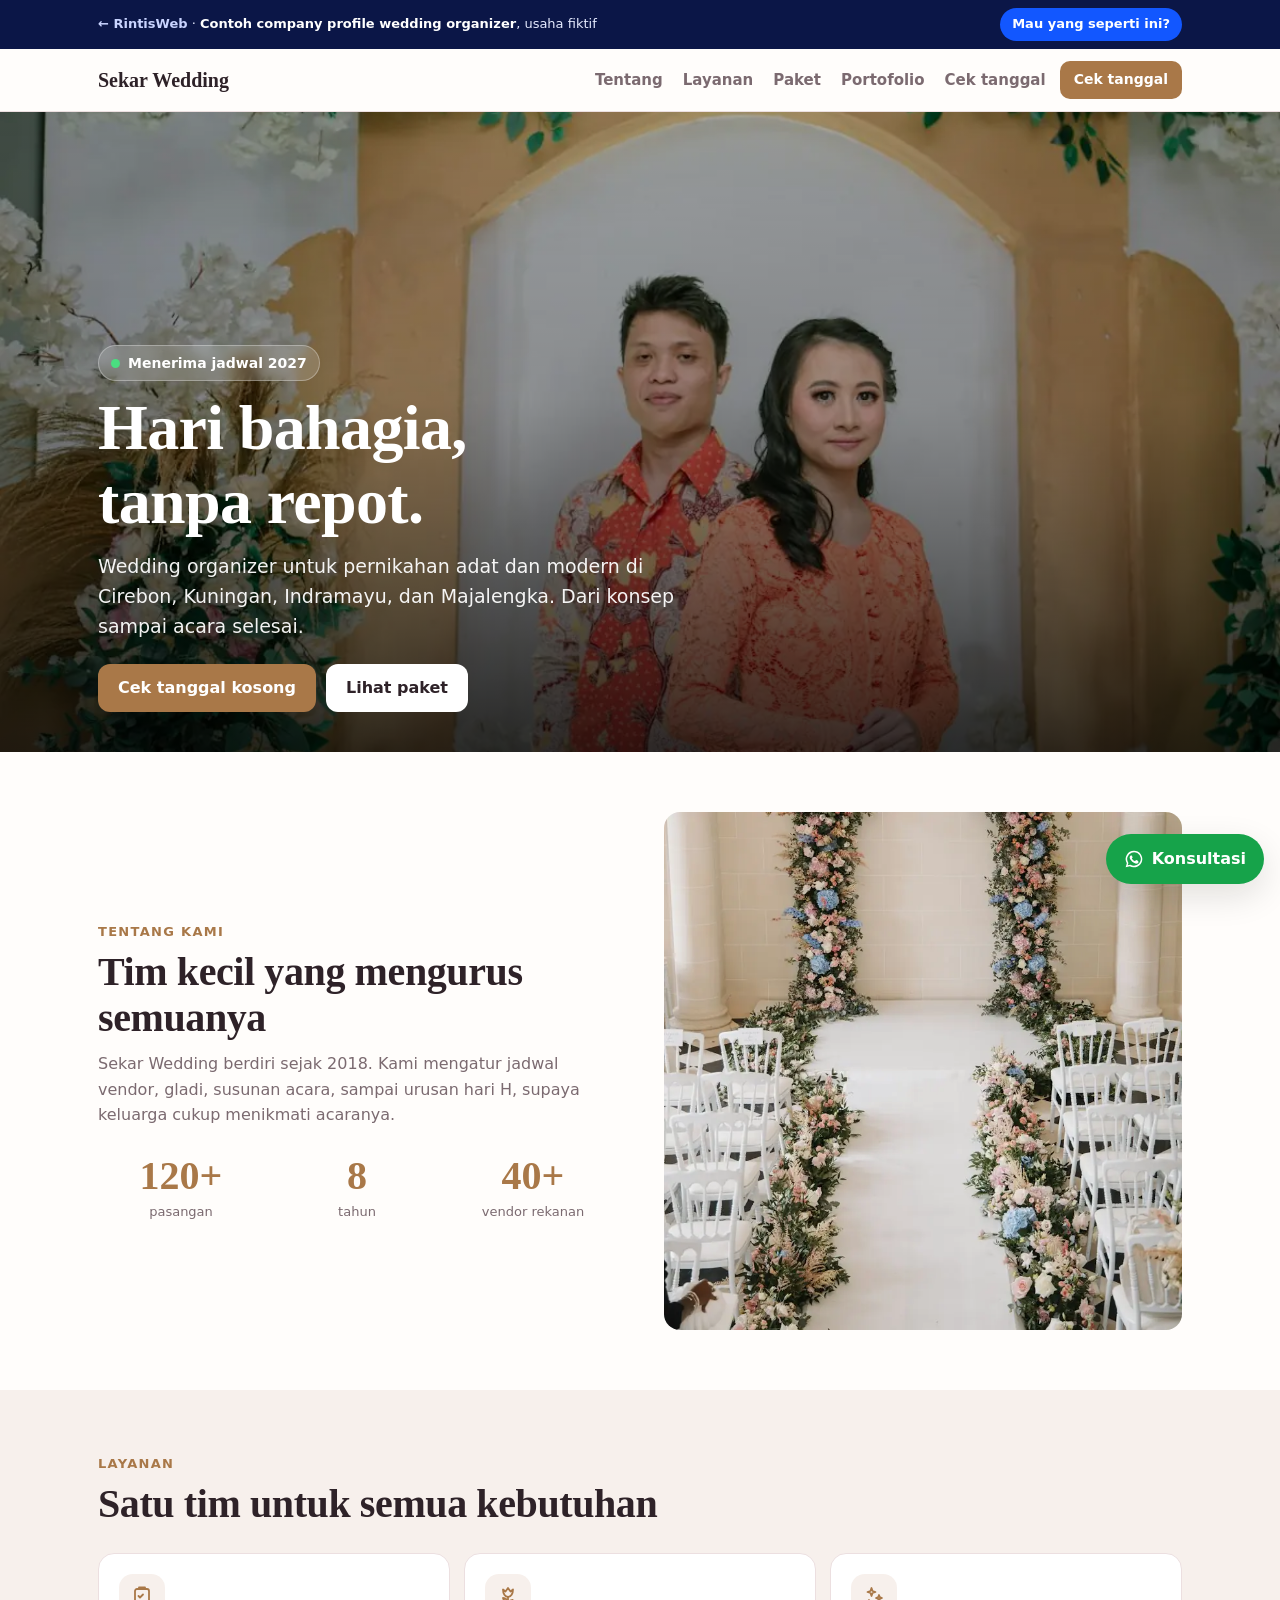
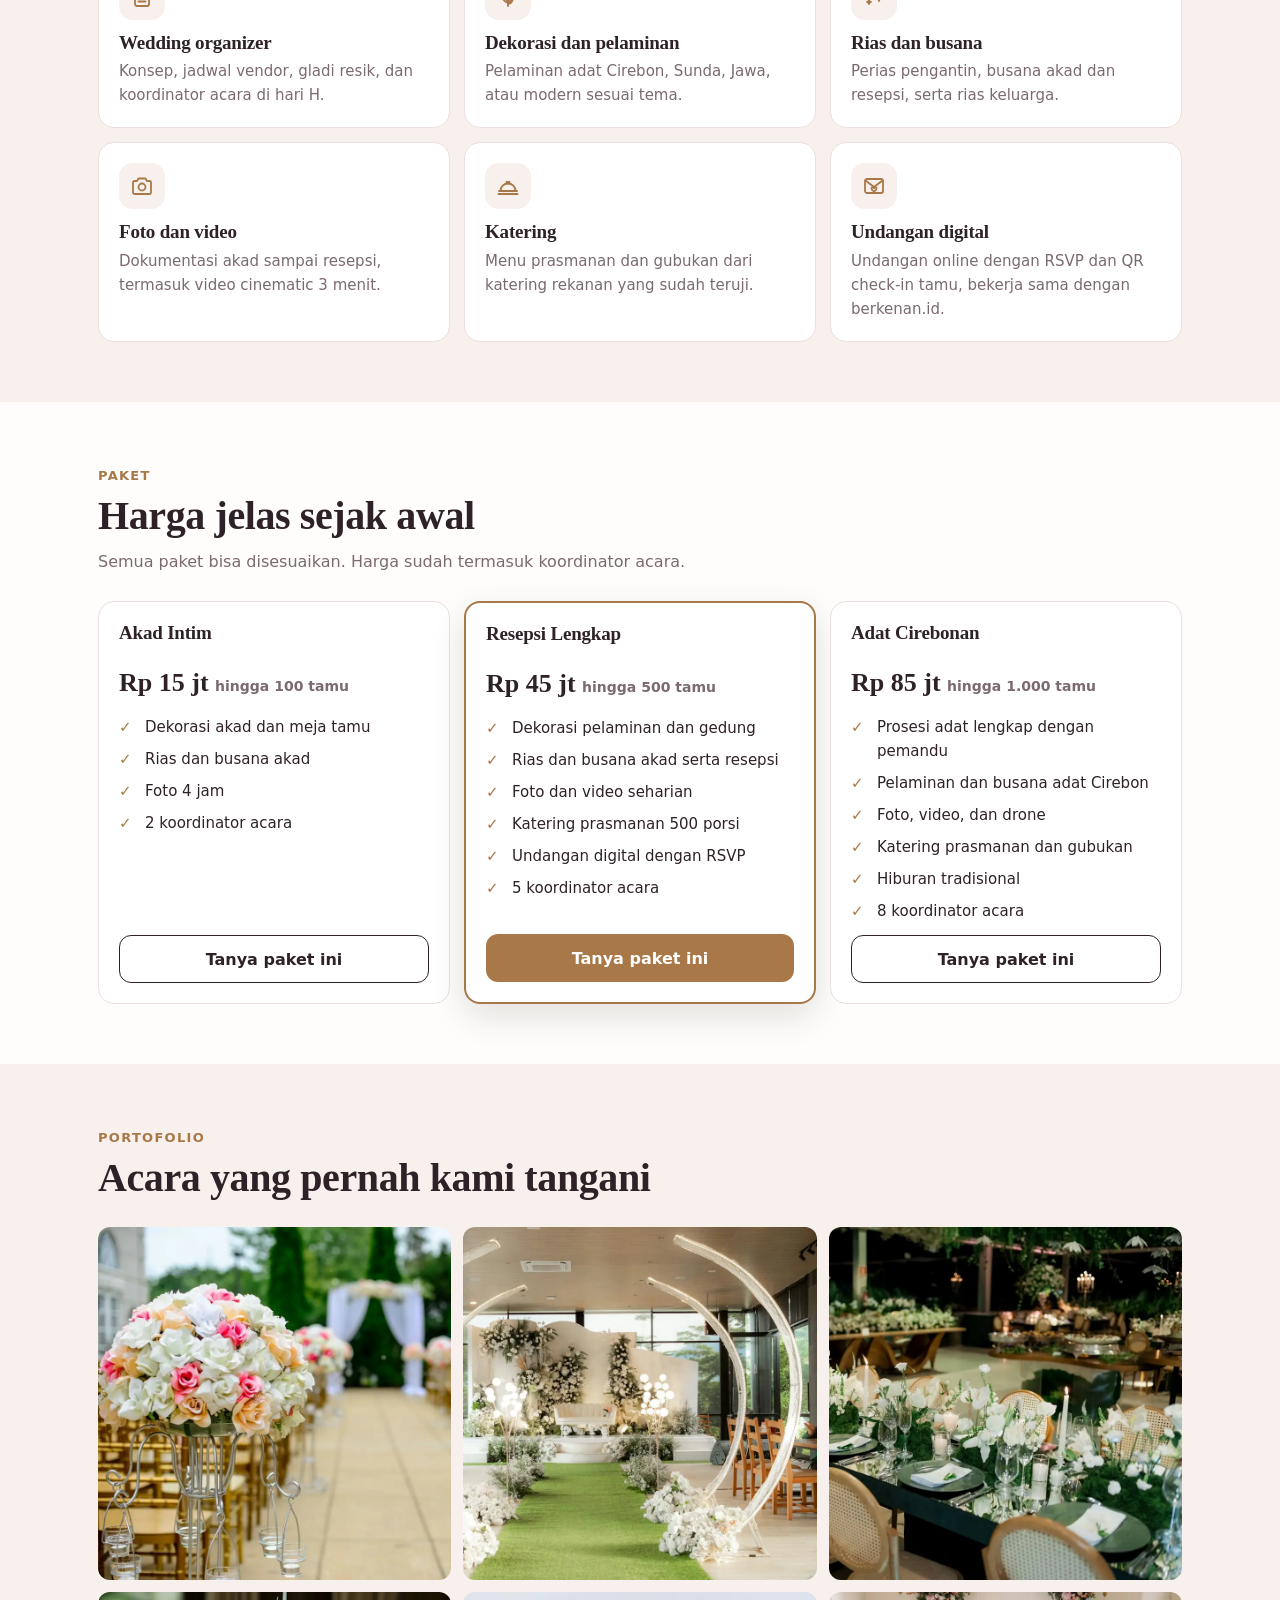
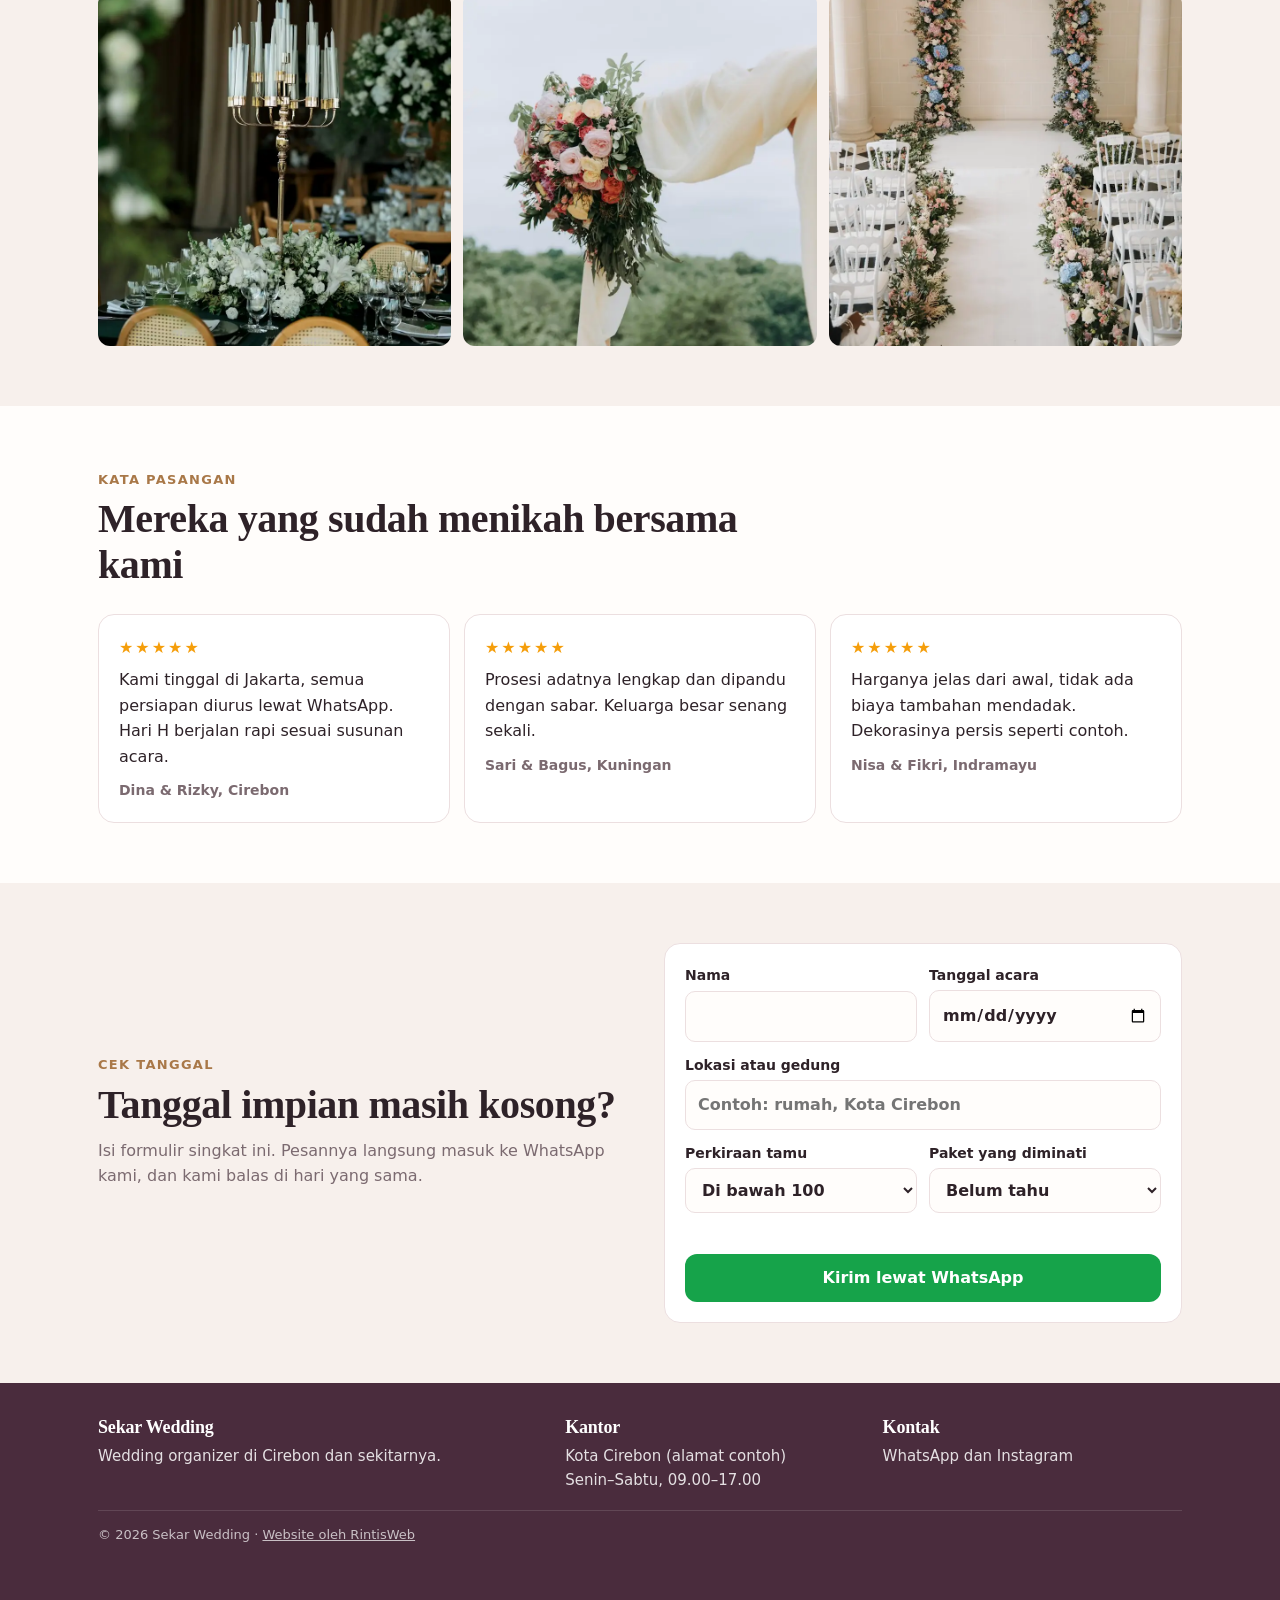
<file: contoh/sekar-wedding/index.html>
<!doctype html>
<html lang="id">
<head>
<meta charset="utf-8">
<meta name="viewport" content="width=device-width, initial-scale=1">
<title>Sekar Wedding · Contoh company profile wedding organizer · RintisWeb</title>
<meta name="description" content="Contoh company profile wedding organizer buatan RintisWeb: portofolio, daftar paket dan harga, dan cek tanggal lewat WhatsApp.">
<meta name="robots" content="noindex">
<meta name="theme-color" content="#4a2c3d">
<link rel="canonical" href="https://ivan42118.github.io/rintisweb/contoh/sekar-wedding/">
<meta property="og:type" content="website">
<meta property="og:site_name" content="RintisWeb">
<meta property="og:title" content="Sekar Wedding: contoh company profile wedding organizer">
<meta property="og:description" content="Contoh company profile wedding organizer buatan RintisWeb: portofolio, daftar paket dan harga, dan cek tanggal lewat WhatsApp.">
<meta property="og:url" content="https://ivan42118.github.io/rintisweb/contoh/sekar-wedding/">
<meta property="og:image" content="https://ivan42118.github.io/rintisweb/assets/contoh/sekar-wedding-og.jpg">
<meta property="og:image:width" content="1200">
<meta property="og:image:height" content="630">
<meta name="twitter:card" content="summary_large_image">
<link rel="icon" href="../../assets/logo/favicon.svg" type="image/svg+xml">
<link rel="icon" href="../../assets/logo/favicon.ico" sizes="any">
<link rel="preload" as="image" href="img/pengantin.webp" fetchpriority="high">
<link rel="stylesheet" href="../../templates/halaman/halaman.css?v=20261127c">
<style>
  :root {
    --utama: #4a2c3d; --aksen: #a97848; --latar: #fffdfb; --latar-2: #f7f0ec; --kartu: #ffffff;
    --teks: #2e2228; --redup: #7b6a70; --garis: #ecdfe0;
    --font-judul: "Iowan Old Style", "Palatino Linotype", Palatino, Georgia, serif;
  }
  .hero > img { object-position: 50% 30%; }
</style>
<script>
  window.SITUS = {
    demo: true,
    nama: 'Sekar Wedding',
    jenisContoh: 'company profile wedding organizer',
    whatsapp: '',
    labelChat: 'Konsultasi',
    pesanChat: 'Halo Sekar Wedding, saya mau konsultasi rencana pernikahan.'
  };
</script>
</head>
<body>

<nav class="nav" aria-label="Utama"><div class="wadah">
  <a class="merek" href="#">Sekar Wedding</a>
  <ul><li><a href="#tentang">Tentang</a></li><li><a href="#layanan">Layanan</a></li><li><a href="#paket">Paket</a></li><li><a href="#portofolio">Portofolio</a></li><li><a href="#cek-tanggal">Cek tanggal</a></li></ul>
  <a class="tombol tombol-utama tombol-kecil" href="#cek-tanggal">Cek tanggal</a>
</div></nav>

<header class="hero">
  <img src="img/pengantin.webp" alt="Pasangan pengantin berbusana adat berdiri di depan gerbang bunga" width="1200" height="900" fetchpriority="high">
  <div class="wadah">
    <span class="pil buka">Menerima jadwal 2027</span>
    <h1>Hari bahagia, tanpa repot.</h1>
    <p>Wedding organizer untuk pernikahan adat dan modern di Cirebon, Kuningan, Indramayu, dan Majalengka. Dari konsep sampai acara selesai.</p>
    <div class="aksi">
      <a class="tombol tombol-utama" href="#cek-tanggal">Cek tanggal kosong</a>
      <a class="tombol tombol-terang" href="#paket">Lihat paket</a>
    </div>
  </div>
</header>

<section class="bagian" id="tentang" aria-labelledby="h-tentang">
  <div class="wadah dua-kolom">
    <div>
      <div class="kepala-bagian">
        <span class="label-kecil">Tentang kami</span>
        <h2 id="h-tentang">Tim kecil yang mengurus semuanya</h2>
        <p>Sekar Wedding berdiri sejak 2018. Kami mengatur jadwal vendor, gladi, susunan acara, sampai urusan hari H, supaya keluarga cukup menikmati acaranya.</p>
      </div>
      <div class="angka">
        <div><b>120+</b><span>pasangan</span></div>
        <div><b>8</b><span>tahun</span></div>
        <div><b>40+</b><span>vendor rekanan</span></div>
      </div>
    </div>
    <img src="img/gerbang-bunga.webp" alt="Gerbang bunga dan kursi tamu di area akad" width="800" height="800" loading="lazy">
  </div>
</section>

<section class="bagian abu" id="layanan" aria-labelledby="h-layanan">
  <div class="wadah">
    <div class="kepala-bagian"><span class="label-kecil">Layanan</span><h2 id="h-layanan">Satu tim untuk semua kebutuhan</h2></div>
    <div class="grid-3">
      <div class="kartu"><div class="ikon" aria-hidden="true"><svg viewBox="0 0 24 24" fill="none" stroke="currentColor" stroke-width="1.8" stroke-linecap="round" stroke-linejoin="round" aria-hidden="true"><rect x="5" y="4" width="14" height="17" rx="2"/><path d="M9 4V2.5h6V4"/><path d="m8.5 11 1.5 1.5 3-3M8.5 16.5h7"/></svg></div><h3>Wedding organizer</h3><p>Konsep, jadwal vendor, gladi resik, dan koordinator acara di hari H.</p></div>
      <div class="kartu"><div class="ikon" aria-hidden="true"><svg viewBox="0 0 24 24" fill="none" stroke="currentColor" stroke-width="1.8" stroke-linecap="round" stroke-linejoin="round" aria-hidden="true"><path d="M12 21v-9"/><path d="M7 4.5C7 8.5 9 12 12 12s5-3.5 5-7.5l-2.5 2L12 3 9.5 6.5z"/><path d="M12 17.5c-2.6-.4-4.4-2-5-4.5 2.6.1 4.4 1.7 5 4.5z"/><path d="M12 19c2.3-.3 4-1.8 4.6-4.2-2.3.1-4 1.6-4.6 4.2z"/></svg></div><h3>Dekorasi dan pelaminan</h3><p>Pelaminan adat Cirebon, Sunda, Jawa, atau modern sesuai tema.</p></div>
      <div class="kartu"><div class="ikon" aria-hidden="true"><svg viewBox="0 0 24 24" fill="none" stroke="currentColor" stroke-width="1.8" stroke-linecap="round" stroke-linejoin="round" aria-hidden="true"><path d="m9.5 3 1 3 3 1-3 1-1 3-1-3-3-1 3-1z"/><path d="m17 10 .8 2.2L20 13l-2.2.8L17 16l-.8-2.2L14 13l2.2-.8z"/><path d="m7 15 .6 1.4L9 17l-1.4.6L7 19l-.6-1.4L5 17l1.4-.6z"/></svg></div><h3>Rias dan busana</h3><p>Perias pengantin, busana akad dan resepsi, serta rias keluarga.</p></div>
      <div class="kartu"><div class="ikon" aria-hidden="true"><svg viewBox="0 0 24 24" fill="none" stroke="currentColor" stroke-width="1.8" stroke-linecap="round" stroke-linejoin="round" aria-hidden="true"><path d="M3 8.5A1.5 1.5 0 0 1 4.5 7h2.5l1.5-2.5h7L17 7h2.5A1.5 1.5 0 0 1 21 8.5v10a1.5 1.5 0 0 1-1.5 1.5h-15A1.5 1.5 0 0 1 3 18.5z"/><circle cx="12" cy="13" r="3.5"/></svg></div><h3>Foto dan video</h3><p>Dokumentasi akad sampai resepsi, termasuk video cinematic 3 menit.</p></div>
      <div class="kartu"><div class="ikon" aria-hidden="true"><svg viewBox="0 0 24 24" fill="none" stroke="currentColor" stroke-width="1.8" stroke-linecap="round" stroke-linejoin="round" aria-hidden="true"><path d="M3 17h18"/><path d="M4.5 17a7.5 7.5 0 0 1 15 0"/><path d="M12 9.5V8M10.5 8h3"/><path d="M2.5 20h19"/></svg></div><h3>Katering</h3><p>Menu prasmanan dan gubukan dari katering rekanan yang sudah teruji.</p></div>
      <div class="kartu"><div class="ikon" aria-hidden="true"><svg viewBox="0 0 24 24" fill="none" stroke="currentColor" stroke-width="1.8" stroke-linecap="round" stroke-linejoin="round" aria-hidden="true"><rect x="3" y="5" width="18" height="14" rx="2"/><path d="m3.5 6.5 8.5 6.5 8.5-6.5"/><path d="M12 17.5c-1.6-1-2.5-1.8-2.5-2.8a1.2 1.2 0 0 1 2.5-.4 1.2 1.2 0 0 1 2.5.4c0 1-.9 1.8-2.5 2.8z"/></svg></div><h3>Undangan digital</h3><p>Undangan online dengan RSVP dan QR check-in tamu, bekerja sama dengan berkenan.id.</p></div>
    </div>
  </div>
</section>

<section class="bagian" id="paket" aria-labelledby="h-paket">
  <div class="wadah">
    <div class="kepala-bagian"><span class="label-kecil">Paket</span><h2 id="h-paket">Harga jelas sejak awal</h2><p>Semua paket bisa disesuaikan. Harga sudah termasuk koordinator acara.</p></div>
    <div class="grid-3">
      <div class="kartu paket">
        <h3>Akad Intim</h3><div class="harga">Rp 15 jt <small>hingga 100 tamu</small></div>
        <ul><li>Dekorasi akad dan meja tamu</li><li>Rias dan busana akad</li><li>Foto 4 jam</li><li>2 koordinator acara</li></ul>
        <a class="tombol tombol-garis" data-wa="Halo Sekar Wedding, saya tertarik paket Akad Intim (Rp 15 jt). Boleh minta detailnya?">Tanya paket ini</a>
      </div>
      <div class="kartu paket unggul">
        <h3>Resepsi Lengkap</h3><div class="harga">Rp 45 jt <small>hingga 500 tamu</small></div>
        <ul><li>Dekorasi pelaminan dan gedung</li><li>Rias dan busana akad serta resepsi</li><li>Foto dan video seharian</li><li>Katering prasmanan 500 porsi</li><li>Undangan digital dengan RSVP</li><li>5 koordinator acara</li></ul>
        <a class="tombol tombol-utama" data-wa="Halo Sekar Wedding, saya tertarik paket Resepsi Lengkap (Rp 45 jt). Boleh minta detailnya?">Tanya paket ini</a>
      </div>
      <div class="kartu paket">
        <h3>Adat Cirebonan</h3><div class="harga">Rp 85 jt <small>hingga 1.000 tamu</small></div>
        <ul><li>Prosesi adat lengkap dengan pemandu</li><li>Pelaminan dan busana adat Cirebon</li><li>Foto, video, dan drone</li><li>Katering prasmanan dan gubukan</li><li>Hiburan tradisional</li><li>8 koordinator acara</li></ul>
        <a class="tombol tombol-garis" data-wa="Halo Sekar Wedding, saya tertarik paket Adat Cirebonan (Rp 85 jt). Boleh minta detailnya?">Tanya paket ini</a>
      </div>
    </div>
  </div>
</section>

<section class="bagian abu" id="portofolio" aria-labelledby="h-porto">
  <div class="wadah">
    <div class="kepala-bagian"><span class="label-kecil">Portofolio</span><h2 id="h-porto">Acara yang pernah kami tangani</h2></div>
    <div class="galeri">
      <img src="img/lorong.webp" alt="Lorong tamu berhias bunga merah muda" width="800" height="800" loading="lazy">
      <img src="img/akad.webp" alt="Area akad dengan karpet hijau dan bunga putih" width="800" height="800" loading="lazy">
      <img src="img/resepsi.webp" alt="Meja resepsi dengan bunga putih dan lilin" width="800" height="800" loading="lazy">
      <img src="img/meja-tamu.webp" alt="Meja tamu dengan rangkaian bunga di tengah" width="800" height="800" loading="lazy">
      <img src="img/buket.webp" alt="Buket bunga tergantung di gerbang" width="800" height="800" loading="lazy">
      <img src="img/gerbang-bunga.webp" alt="Gerbang bunga di area akad" width="800" height="800" loading="lazy">
    </div>
  </div>
</section>

<section class="bagian" aria-labelledby="h-testi">
  <div class="wadah">
    <div class="kepala-bagian"><span class="label-kecil">Kata pasangan</span><h2 id="h-testi">Mereka yang sudah menikah bersama kami</h2></div>
    <div class="grid-3 testimoni">
      <figure class="kartu"><div class="bintang" aria-label="5 dari 5 bintang">&#9733;&#9733;&#9733;&#9733;&#9733;</div><blockquote>Kami tinggal di Jakarta, semua persiapan diurus lewat WhatsApp. Hari H berjalan rapi sesuai susunan acara.</blockquote><figcaption>Dina &amp; Rizky, Cirebon</figcaption></figure>
      <figure class="kartu"><div class="bintang" aria-label="5 dari 5 bintang">&#9733;&#9733;&#9733;&#9733;&#9733;</div><blockquote>Prosesi adatnya lengkap dan dipandu dengan sabar. Keluarga besar senang sekali.</blockquote><figcaption>Sari &amp; Bagus, Kuningan</figcaption></figure>
      <figure class="kartu"><div class="bintang" aria-label="5 dari 5 bintang">&#9733;&#9733;&#9733;&#9733;&#9733;</div><blockquote>Harganya jelas dari awal, tidak ada biaya tambahan mendadak. Dekorasinya persis seperti contoh.</blockquote><figcaption>Nisa &amp; Fikri, Indramayu</figcaption></figure>
    </div>
  </div>
</section>

<section class="bagian abu" id="cek-tanggal" aria-labelledby="h-cek">
  <div class="wadah dua-kolom">
    <div class="kepala-bagian">
      <span class="label-kecil">Cek tanggal</span>
      <h2 id="h-cek">Tanggal impian masih kosong?</h2>
      <p>Isi formulir singkat ini. Pesannya langsung masuk ke WhatsApp kami, dan kami balas di hari yang sama.</p>
    </div>
    <form class="form" data-form-wa="Halo Sekar Wedding, saya mau cek tanggal pernikahan:" novalidate>
      <div class="dua">
        <label>Nama<input name="nama" data-label="Nama" autocomplete="name" required></label>
        <label>Tanggal acara<input type="date" name="tanggal" data-label="Tanggal" required></label>
      </div>
      <label>Lokasi atau gedung<input name="lokasi" data-label="Lokasi" placeholder="Contoh: rumah, Kota Cirebon"></label>
      <div class="dua">
        <label>Perkiraan tamu<select name="tamu" data-label="Perkiraan tamu"><option>Di bawah 100</option><option>100–300</option><option>300–500</option><option>Di atas 500</option></select></label>
        <label>Paket yang diminati<select name="paket" data-label="Paket"><option>Belum tahu</option><option>Akad Intim</option><option>Resepsi Lengkap</option><option>Adat Cirebonan</option></select></label>
      </div>
      <p class="peringatan" role="alert"></p>
      <button type="submit" class="tombol tombol-wa">Kirim lewat WhatsApp</button>
    </form>
  </div>
</section>

<footer class="kaki"><div class="wadah">
  <div><h3>Sekar Wedding</h3><p>Wedding organizer di Cirebon dan sekitarnya.</p></div>
  <div><h3>Kantor</h3><p>Kota Cirebon (alamat contoh)<br>Senin–Sabtu, 09.00–17.00</p></div>
  <div><h3>Kontak</h3><p>WhatsApp dan Instagram</p></div>
  <p class="kecil">&copy; <span data-tahun>2026</span> Sekar Wedding &middot; <a href="../../">Website oleh RintisWeb</a></p>
</div></footer>

<script src="../../config.js"></script>
<script src="../../templates/halaman/halaman.js?v=20261126a"></script>
</body>
</html>
</file>
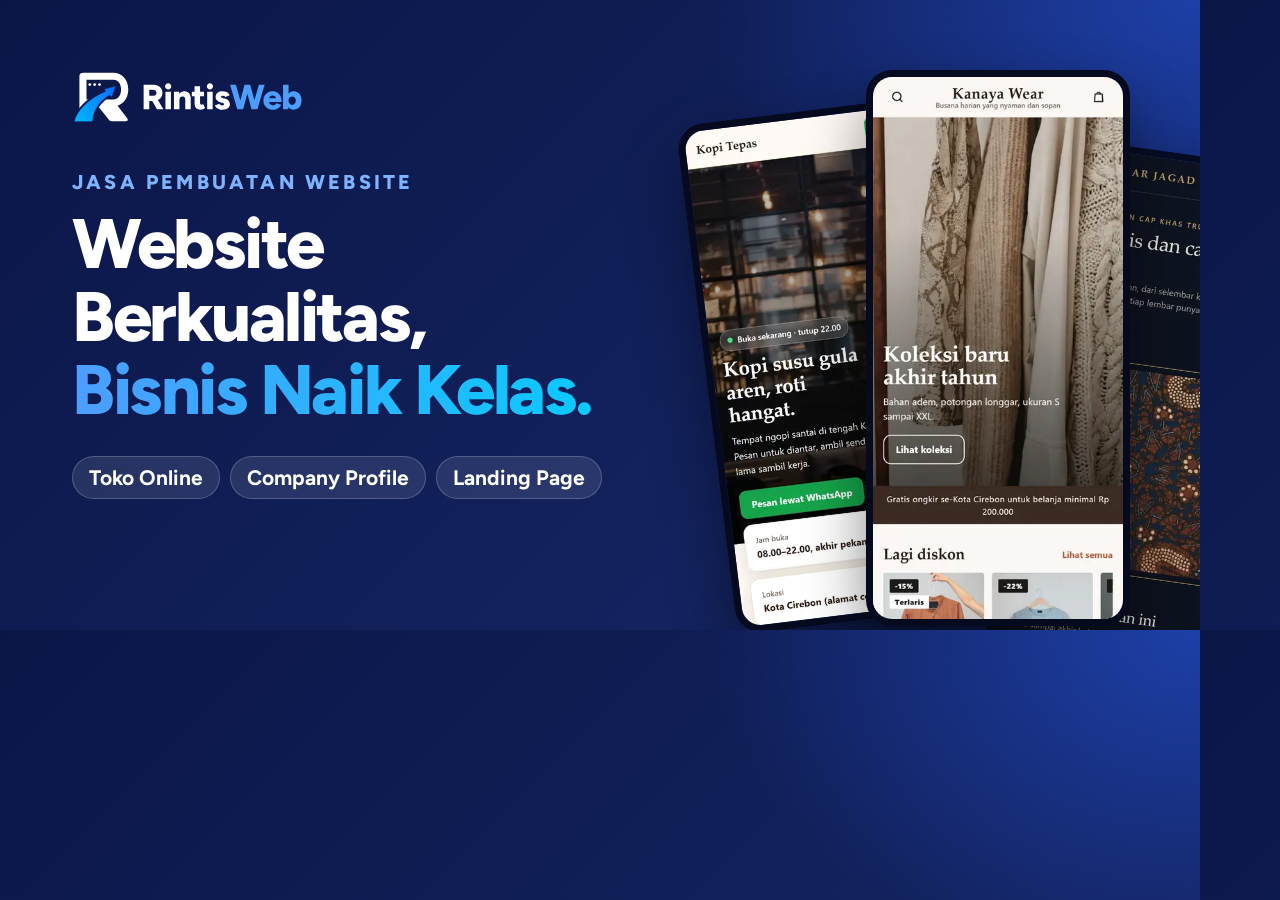
<file: alat/og.html>
<!doctype html>
<html lang="id">
<head>
<meta charset="utf-8">
<meta name="robots" content="noindex">
<title>Gambar pratinjau RintisWeb (1200 x 630)</title>
<style>
  @font-face { font-family: "Figtree"; src: url("../assets/fonts/figtree.woff") format("woff"); font-weight: 300 900; }
  html, body { margin: 0; width: 1200px; height: 630px; overflow: hidden; }
  body { font-family: "Figtree", system-ui, sans-serif; background: radial-gradient(700px 500px at 100% 0%, #1d3fa8 0%, rgba(29,63,168,0) 70%), linear-gradient(135deg, #0b1647, #13235f 70%); color: #fff; position: relative; }
  .teks { position: absolute; left: 72px; top: 70px; width: 600px; }
  .teks img { height: 54px; width: auto; display: block; }
  .label { margin: 46px 0 14px; font-size: 20px; font-weight: 800; letter-spacing: .16em; text-transform: uppercase; color: #7fb2ff; }
  h1 { margin: 0; font-size: 70px; line-height: 1.04; letter-spacing: -.035em; font-weight: 800; }
  h1 span { display: block; background: linear-gradient(90deg, #4d9dff, #00d0ff); -webkit-background-clip: text; background-clip: text; color: transparent; }
  .layanan { margin-top: 30px; display: flex; gap: 10px; }
  .layanan span { font-size: 21px; font-weight: 700; padding: 8px 16px; border-radius: 999px; background: rgba(255,255,255,.1); border: 1px solid rgba(255,255,255,.2); }
  .hp { position: absolute; width: 230px; border-radius: 26px; border: 7px solid #050a1f; box-shadow: 0 30px 60px rgba(0,0,0,.45); }
  .hp1 { right: 250px; top: 110px; transform: rotate(-7deg); }
  .hp2 { right: 70px; top: 70px; z-index: 2; width: 250px; }
  .hp3 { right: -60px; top: 150px; transform: rotate(8deg); opacity: .95; }
</style>
</head>
<body>
  <div class="teks">
    <img src="../assets/logo/rintisweb-logo-putih.svg" alt="RintisWeb">
    <p class="label">Jasa Pembuatan Website</p>
    <h1>Website Berkualitas, <span>Bisnis Naik Kelas.</span></h1>
    <div class="layanan"><span>Toko Online</span><span>Company Profile</span><span>Landing Page</span></div>
  </div>
  <img class="hp hp1" src="../assets/contoh/kopi-tepas.webp" alt="">
  <img class="hp hp2" src="../assets/contoh/kanaya-wear.webp" alt="">
  <img class="hp hp3" src="../assets/contoh/batik-sekar-jagad.webp" alt="">
</body>
</html>
</file>
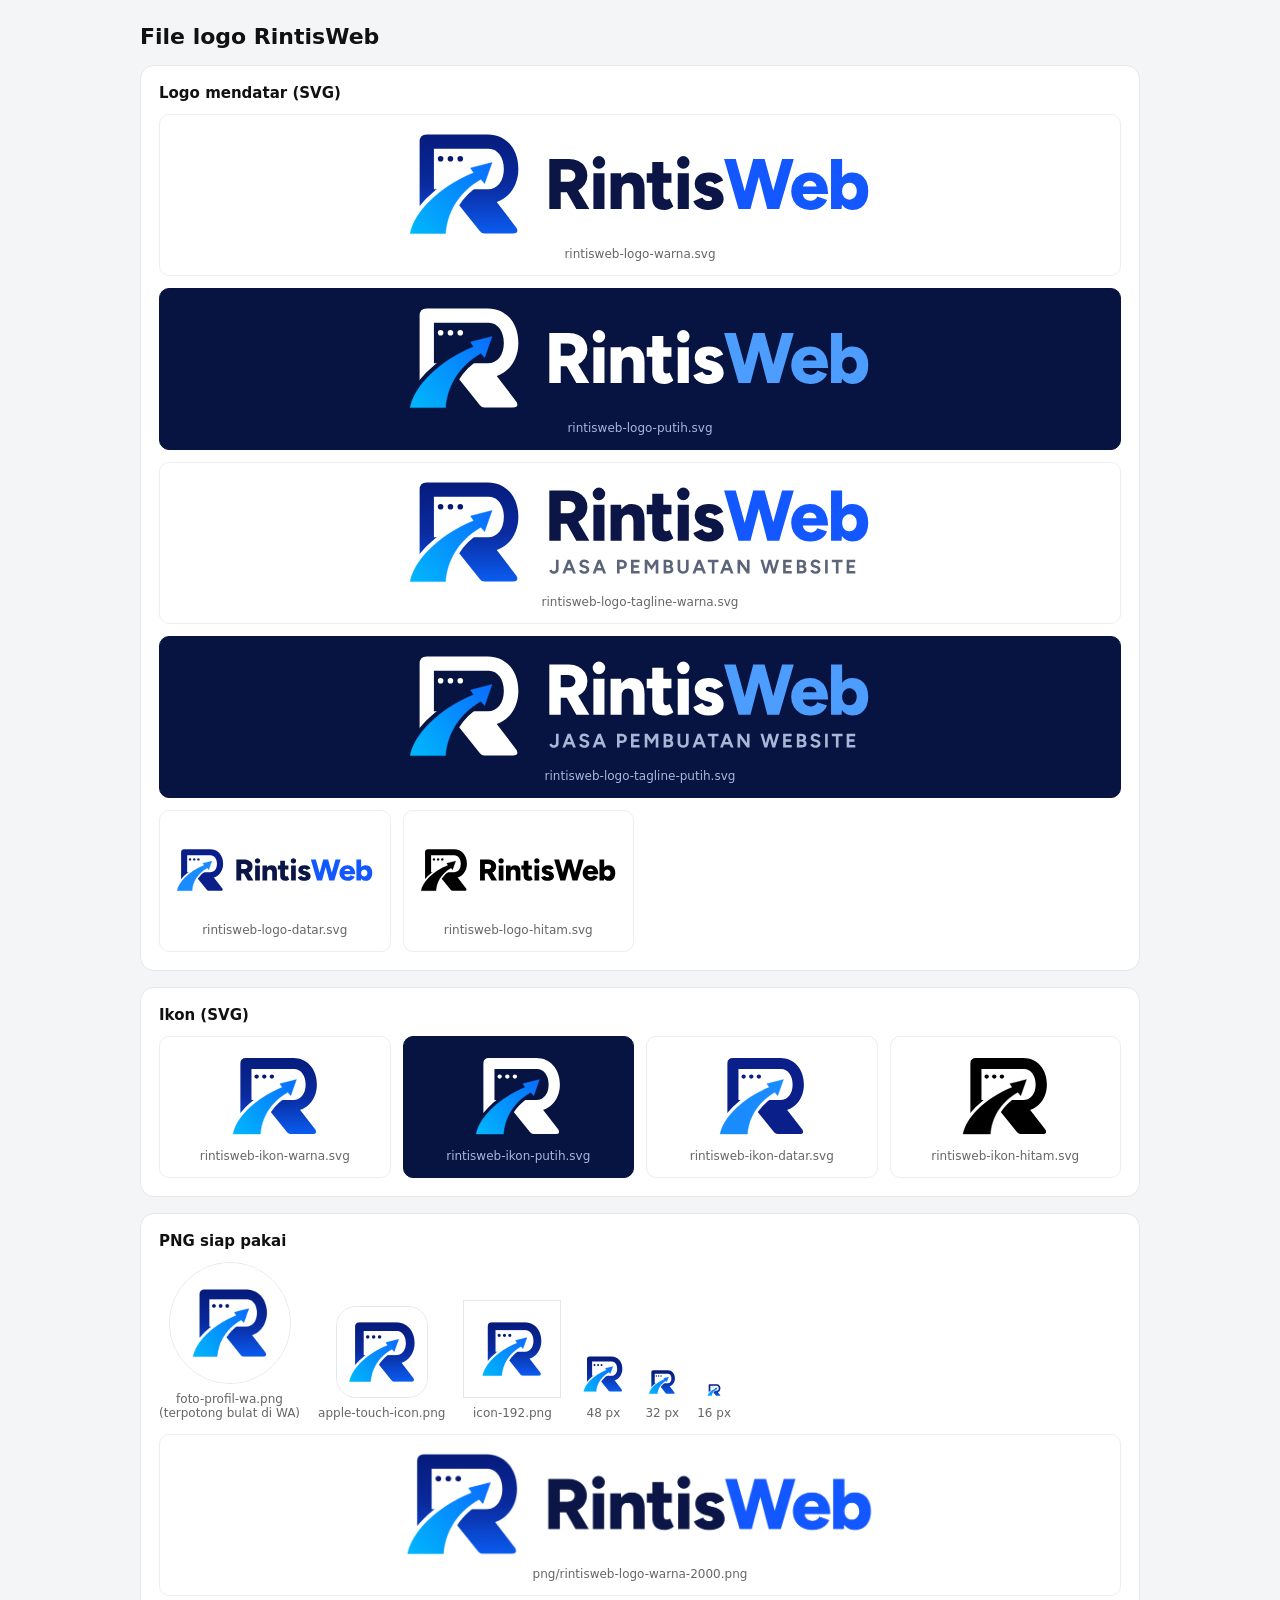
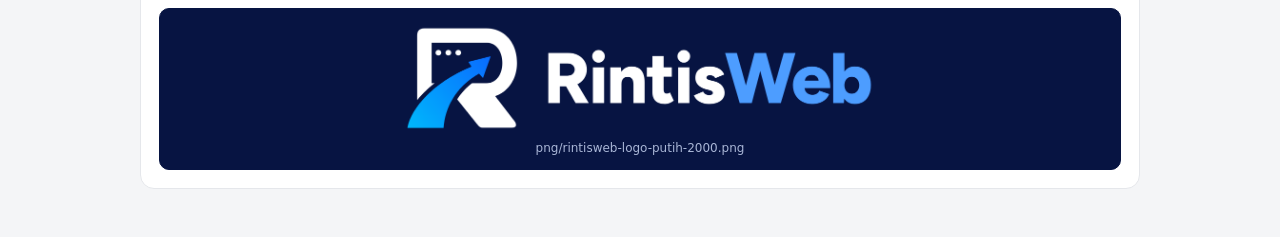
<file: assets/logo/pratinjau.html>
<!doctype html>
<html lang="id">
<head>
<meta charset="utf-8">
<meta name="viewport" content="width=device-width, initial-scale=1">
<title>File logo RintisWeb</title>
<link rel="icon" href="favicon.svg" type="image/svg+xml">
<style>
  body { margin: 0; font-family: system-ui, -apple-system, "Segoe UI", Roboto, sans-serif; background: #f4f5f7; color: #111; }
  .wrap { max-width: 1000px; margin: 0 auto; padding: 24px 18px 48px; display: grid; gap: 16px; }
  h1 { margin: 0; font-size: 22px; }
  h2 { margin: 0 0 12px; font-size: 15px; }
  section { background: #fff; border: 1px solid #e5e7eb; border-radius: 14px; padding: 18px; }
  .grid { display: grid; grid-template-columns: repeat(auto-fill, minmax(220px, 1fr)); gap: 12px; }
  figure { margin: 0; border-radius: 10px; padding: 14px; display: grid; gap: 8px; justify-items: center; border: 1px solid #eceef2; }
  figure.gelap { background: #071442; border-color: #071442; color: #cfd8f0; }
  figure img { max-width: 100%; height: 90px; object-fit: contain; }
  figure.lebar { grid-column: 1 / -1; }
  figure.lebar img { height: 110px; }
  figcaption { font-size: 12px; color: #666; text-align: center; word-break: break-all; }
  figure.gelap figcaption { color: #a9b6d6; }
  .kecil { display: flex; gap: 18px; align-items: end; flex-wrap: wrap; }
  .kecil figure { border: 0; padding: 0; }
  .wa img { width: 120px; height: 120px; border-radius: 50%; border: 1px solid #e5e7eb; }
</style>
</head>
<body>
<div class="wrap">
  <h1>File logo RintisWeb</h1>

  <section>
    <h2>Logo mendatar (SVG)</h2>
    <div class="grid">
      <figure class="lebar"><img src="rintisweb-logo-warna.svg" alt=""><figcaption>rintisweb-logo-warna.svg</figcaption></figure>
      <figure class="lebar gelap"><img src="rintisweb-logo-putih.svg" alt=""><figcaption>rintisweb-logo-putih.svg</figcaption></figure>
      <figure class="lebar"><img src="rintisweb-logo-tagline-warna.svg" alt=""><figcaption>rintisweb-logo-tagline-warna.svg</figcaption></figure>
      <figure class="lebar gelap"><img src="rintisweb-logo-tagline-putih.svg" alt=""><figcaption>rintisweb-logo-tagline-putih.svg</figcaption></figure>
      <figure><img src="rintisweb-logo-datar.svg" alt=""><figcaption>rintisweb-logo-datar.svg</figcaption></figure>
      <figure><img src="rintisweb-logo-hitam.svg" alt=""><figcaption>rintisweb-logo-hitam.svg</figcaption></figure>
    </div>
  </section>

  <section>
    <h2>Ikon (SVG)</h2>
    <div class="grid">
      <figure><img src="rintisweb-ikon-warna.svg" alt=""><figcaption>rintisweb-ikon-warna.svg</figcaption></figure>
      <figure class="gelap"><img src="rintisweb-ikon-putih.svg" alt=""><figcaption>rintisweb-ikon-putih.svg</figcaption></figure>
      <figure><img src="rintisweb-ikon-datar.svg" alt=""><figcaption>rintisweb-ikon-datar.svg</figcaption></figure>
      <figure><img src="rintisweb-ikon-hitam.svg" alt=""><figcaption>rintisweb-ikon-hitam.svg</figcaption></figure>
    </div>
  </section>

  <section>
    <h2>PNG siap pakai</h2>
    <div class="kecil">
      <figure class="wa"><img src="png/foto-profil-wa.png" alt=""><figcaption>foto-profil-wa.png<br>(terpotong bulat di WA)</figcaption></figure>
      <figure><img src="png/apple-touch-icon.png" alt="" style="width:90px;height:90px;border-radius:20px;border:1px solid #e5e7eb"><figcaption>apple-touch-icon.png</figcaption></figure>
      <figure><img src="png/icon-192.png" alt="" style="width:96px;height:96px;border:1px solid #e5e7eb"><figcaption>icon-192.png</figcaption></figure>
      <figure><img src="png/favicon-48.png" alt="" style="width:48px;height:48px"><figcaption>48 px</figcaption></figure>
      <figure><img src="png/favicon-32.png" alt="" style="width:32px;height:32px"><figcaption>32 px</figcaption></figure>
      <figure><img src="png/favicon-16.png" alt="" style="width:16px;height:16px"><figcaption>16 px</figcaption></figure>
    </div>
    <div class="grid" style="margin-top:14px">
      <figure class="lebar"><img src="png/rintisweb-logo-warna-2000.png" alt=""><figcaption>png/rintisweb-logo-warna-2000.png</figcaption></figure>
      <figure class="lebar gelap"><img src="png/rintisweb-logo-putih-2000.png" alt=""><figcaption>png/rintisweb-logo-putih-2000.png</figcaption></figure>
    </div>
  </section>
</div>
</body>
</html>
</file>
<file: assets/landing.css>
/* Situs jualan RintisWeb */
@font-face {
  font-family: "Figtree";
  src: url("fonts/figtree.woff") format("woff");
  font-weight: 300 900;
  font-style: normal;
  font-display: swap;
}
:root {
  --navy: #0b1647;
  --navy-2: #13235f;
  --biru: #1257ff;
  --biru-tua: #0a45d6;
  --biru-muda: #eaf0ff;
  --cyan: #00b8fc;
  --latar: #ffffff;
  --latar-2: #f4f7fc;
  --kartu: #ffffff;
  --teks: #0f1630;
  --redup: #56607a;
  --garis: #e2e8f3;
  --wa: #16a34a;
  --wa-tua: #12873d;
  --radius: 18px;
  --bayang: 0 18px 40px rgba(11, 22, 71, .10);
  --bayang-kecil: 0 4px 14px rgba(11, 22, 71, .06);
  --font: "Figtree", system-ui, -apple-system, "Segoe UI", Roboto, Arial, sans-serif;
}
* { box-sizing: border-box; }
html { -webkit-text-size-adjust: 100%; scroll-behavior: smooth; scroll-padding-top: 76px; }
body { margin: 0; background: var(--latar); color: var(--teks); font: 17px/1.6 var(--font); }
img { max-width: 100%; height: auto; display: block; }
a { color: var(--biru); }
button, input, select { font: inherit; color: inherit; }
h1, h2, h3 { line-height: 1.15; letter-spacing: -.02em; margin: 0; }
:focus-visible { outline: 3px solid var(--cyan); outline-offset: 2px; }
.wadah { width: 100%; max-width: 1160px; margin: 0 auto; padding: 0 20px; }
.wadah.sempit { max-width: 820px; }
.tersembunyi { position: absolute !important; width: 1px; height: 1px; overflow: hidden; clip: rect(0 0 0 0); white-space: nowrap; }
.lewati { position: absolute; left: 12px; top: -60px; z-index: 100; background: var(--navy); color: #fff; padding: 10px 14px; border-radius: 10px; }
.lewati:focus { top: 12px; }
.peringatan-config { margin: 0; background: #fef3c7; color: #78350f; text-align: center; padding: 10px; font-size: 15px; }

/* Tombol */
.tombol { display: inline-flex; align-items: center; justify-content: center; gap: 8px; min-height: 50px; padding: 0 22px; border-radius: 14px; border: 0; font-weight: 700; font-size: 16px; text-decoration: none; cursor: pointer; transition: background-color .15s ease, transform .15s ease; line-height: 1.2; text-align: center; }
.tombol:active { transform: translateY(1px); }
.tombol-utama { background: var(--biru); color: #fff; }
.tombol-utama:hover { background: var(--biru-tua); }
.tombol-wa { background: var(--wa); color: #fff; }
.tombol-wa:hover { background: var(--wa-tua); }
.tombol-garis { background: #fff; color: var(--navy); border: 1.5px solid var(--garis); }
.tombol-garis:hover { border-color: var(--biru); color: var(--biru); }
.tombol-kecil { min-height: 42px; padding: 0 16px; font-size: 15px; border-radius: 12px; }
.tombol-besar { min-height: 56px; padding: 0 28px; font-size: 17px; }
.tombol-penuh { width: 100%; }

/* Header */
.kepala { position: sticky; top: 0; z-index: 30; background: rgba(255,255,255,.92); backdrop-filter: saturate(1.5) blur(10px); -webkit-backdrop-filter: saturate(1.5) blur(10px); border-bottom: 1px solid var(--garis); }
.kepala .wadah { display: flex; align-items: center; gap: 20px; height: 68px; }
.logo { margin-right: auto; display: block; }
.logo img { height: 36px; width: auto; }
.kepala nav ul { display: none; list-style: none; margin: 0; padding: 0; gap: 22px; }
.kepala nav a { color: var(--redup); text-decoration: none; font-weight: 600; font-size: 15px; }
.kepala nav a:hover { color: var(--navy); }
@media (min-width: 1000px) { .kepala nav ul { display: flex; } }
@media (max-width: 380px) { .kepala .tombol-kecil { padding: 0 12px; font-size: 14px; } .logo img { height: 30px; } }

/* Hero */
.hero { background: radial-gradient(900px 500px at 85% 10%, #dfe9ff 0%, rgba(223,233,255,0) 70%), radial-gradient(700px 400px at 0% 100%, #e3f6ff 0%, rgba(227,246,255,0) 70%), var(--latar-2); padding: 34px 0 40px; overflow: hidden; }
.hero-isi { display: grid; grid-template-columns: minmax(0, 1fr); gap: 26px; align-items: center; grid-template-areas: "teks" "layanan" "hp"; }
.hero-teks { grid-area: teks; }
.hero-hp { grid-area: hp; }
.hero-layanan { grid-area: layanan; }
@media (min-width: 960px) { .hero-isi { grid-template-columns: 1.05fr .95fr; grid-template-areas: "teks hp" "layanan layanan"; column-gap: 40px; row-gap: 10px; padding-top: 18px; } }
@media (max-width: 520px) {
  .aksi .tombol { flex: 1 1 0; min-width: 0; padding: 0 12px; font-size: 15px; }
  .hero-sub { margin: 14px 0 20px; }
}
.label-atas { margin: 0 0 10px; font-size: 13px; font-weight: 800; letter-spacing: .14em; text-transform: uppercase; color: var(--biru); }
.hero h1 { font-size: clamp(38px, 9vw, 66px); font-weight: 800; letter-spacing: -.035em; color: var(--navy); }
.hero h1 span { display: block; background: linear-gradient(90deg, var(--biru), var(--cyan)); -webkit-background-clip: text; background-clip: text; color: transparent; }
.hero-sub { font-size: clamp(17px, 2.4vw, 20px); color: var(--redup); margin: 16px 0 24px; max-width: 34em; }
.aksi { display: flex; flex-wrap: wrap; gap: 12px; }
.hero-catatan { margin: 18px 0 0; font-size: 14px; color: var(--redup); }

.hero-hp { position: relative; height: clamp(330px, 92vw, 520px); max-width: 560px; width: 100%; margin: 0 auto; }
@media (min-width: 960px) { .kartu-layanan { margin-top: 20px; } }
.hp { position: absolute; bottom: 0; width: 44%; border-radius: 26px; border: 6px solid #0b1022; background: #0b1022; box-shadow: 0 24px 50px rgba(11, 22, 71, .25); }
.hp-tengah { left: 50%; transform: translateX(-50%); width: 50%; z-index: 2; bottom: 4%; }
.hp-kiri { left: 2%; transform: rotate(-6deg); transform-origin: bottom right; opacity: .97; }
.hp-kanan { right: 2%; transform: rotate(6deg); transform-origin: bottom left; opacity: .97; }

.kartu-layanan { display: grid; gap: 12px; }
@media (min-width: 760px) { .kartu-layanan { grid-template-columns: repeat(3, 1fr); gap: 16px; } }
.kartu-layanan a { position: relative; display: grid; gap: 4px; background: var(--kartu); border: 1px solid var(--garis); border-radius: var(--radius); padding: 18px 20px 18px; text-decoration: none; color: var(--teks); box-shadow: var(--bayang-kecil); transition: transform .15s ease, box-shadow .15s ease, border-color .15s ease; }
.kartu-layanan a:hover { transform: translateY(-2px); box-shadow: var(--bayang); border-color: #c9d6f2; }
.kartu-layanan .unggul { border: 2px solid var(--biru); }
.kartu-layanan .nama { font-size: 14px; font-weight: 800; letter-spacing: .06em; text-transform: uppercase; color: var(--biru); }
.kartu-layanan .slogan { font-size: 19px; font-weight: 800; line-height: 1.25; color: var(--navy); letter-spacing: -.01em; }
.kartu-layanan .harga { font-size: 15px; color: var(--redup); }
.kartu-layanan .harga b { color: var(--teks); }
.kartu-layanan .lencana { position: absolute; top: -11px; right: 16px; background: var(--biru); color: #fff; font-size: 12px; font-weight: 800; padding: 3px 10px; border-radius: 999px; }
.kartu-layanan .panah { color: var(--biru); font-weight: 700; font-size: 15px; margin-top: 4px; }

/* Bagian */
.bagian { padding: 72px 0; }
.bagian.abu { background: var(--latar-2); }
.kepala-bagian { max-width: 720px; margin-bottom: 30px; }
.kepala-bagian.tengah { text-align: center; margin-left: auto; margin-right: auto; }
.kepala-bagian h2 { font-size: clamp(30px, 6vw, 46px); font-weight: 800; color: var(--navy); letter-spacing: -.03em; }
.kepala-bagian p:not(.label-atas) { color: var(--redup); margin: 14px 0 0; font-size: 18px; }

/* Toko online: kalkulator & tabel */
.toko-grid { display: grid; grid-template-columns: minmax(0, 1fr); gap: 20px; align-items: start; }
@media (min-width: 960px) { .toko-grid { grid-template-columns: minmax(0, 1fr) minmax(0, 1.1fr); gap: 28px; } }
.kalkulator, .banding-tabel { background: var(--kartu); border: 1px solid var(--garis); border-radius: var(--radius); padding: 22px; box-shadow: var(--bayang-kecil); }
.kalkulator h3, .banding-tabel h3 { font-size: 21px; color: var(--navy); margin-bottom: 16px; }
.label-input { display: block; font-weight: 700; font-size: 15px; margin: 14px 0 6px; }
.label-input output { color: var(--biru); }
.input-rp { display: flex; align-items: center; border: 1.5px solid var(--garis); border-radius: 12px; background: var(--latar-2); padding: 0 14px; }
.input-rp:focus-within { border-color: var(--biru); }
.input-rp span { font-weight: 700; color: var(--redup); margin-right: 8px; }
.input-rp input { border: 0; background: transparent; height: 50px; width: 100%; font-size: 20px; font-weight: 800; outline: none; }
.geser { width: 100%; margin: 12px 0 2px; accent-color: var(--biru); height: 28px; }
.ket { font-size: 14px; color: var(--redup); margin: 10px 0 0; line-height: 1.5; }
.hasil { display: grid; grid-template-columns: 1fr 1fr; gap: 10px; margin-top: 18px; }
.hasil div, .banding div { border-radius: 14px; padding: 12px 14px; }
.hasil div { background: #fff1f0; border: 1px solid #ffd9d4; }
.hasil span, .banding span { display: block; font-size: 13px; font-weight: 700; color: var(--redup); }
.hasil b { display: block; font-size: clamp(19px, 4.8vw, 24px); color: #c2271b; letter-spacing: -.01em; white-space: nowrap; }
.banding { margin-top: 10px; }
.banding div { background: var(--biru-muda); border: 1px solid #cfdcff; }
.banding b { display: block; font-size: clamp(20px, 5vw, 26px); color: var(--navy); }
.banding small { font-size: 13px; color: var(--redup); }
.kesimpulan { font-weight: 700; color: var(--navy); margin: 14px 0; font-size: 16px; }
.tabel-geser { overflow-x: auto; margin: 0 -6px; }
table { width: 100%; border-collapse: collapse; font-size: 15px; }
th, td { padding: 11px 8px; border-bottom: 1px solid var(--garis); text-align: left; vertical-align: top; }
thead th { font-size: 13px; text-transform: uppercase; letter-spacing: .06em; color: var(--redup); }
tbody th { font-weight: 600; color: var(--teks); width: 38%; }
td { color: var(--redup); }
td.unggul { color: var(--navy); font-weight: 700; }
td.unggul::before { content: "✓ "; color: var(--wa); }


@media (max-width: 640px) {
  .tabel-geser { margin: 0; }
  thead { position: absolute; width: 1px; height: 1px; overflow: hidden; clip: rect(0 0 0 0); }
  tbody tr { display: grid; grid-template-columns: minmax(0, 1fr) minmax(0, 1fr); gap: 6px 8px; padding: 12px 0; border-bottom: 1px solid var(--garis); }
  tbody th { grid-column: 1 / -1; width: auto; padding: 0 0 2px; border: 0; }
  td { padding: 8px 10px; border: 0; border-radius: 10px; background: var(--latar-2); font-size: 14px; line-height: 1.4; }
  td::before, td.unggul::before { content: attr(data-kolom); display: block; font-size: 11px; font-weight: 800; letter-spacing: .05em; text-transform: uppercase; color: var(--redup); margin-bottom: 2px; }
  td.unggul { background: #eafaf0; }
  td.unggul::before { content: attr(data-kolom) " ✓"; color: var(--wa); }
}
@media (max-width: 420px) { .hasil { grid-template-columns: 1fr; } }

/* Contoh */
.judul-contoh { font-size: clamp(24px, 4.5vw, 30px); color: var(--navy); margin-top: 52px; }
.sub-contoh { color: var(--redup); margin: 8px 0 20px; }
.grid-contoh { display: grid; gap: 16px; }
@media (min-width: 720px) { .grid-contoh { grid-template-columns: repeat(3, 1fr); gap: 20px; } .grid-contoh.satu { grid-template-columns: 1fr; } }
.kartu-contoh { display: flex; flex-direction: column; background: var(--kartu); border: 1px solid var(--garis); border-radius: var(--radius); overflow: hidden; box-shadow: var(--bayang-kecil); }
.kartu-contoh .layar { display: block; background: linear-gradient(160deg, #e9effd, #f6f8fd); padding: 22px 22px 0; height: 300px; overflow: hidden; }
.kartu-contoh .layar img { width: 62%; max-width: 230px; margin: 0 auto; border-radius: 22px 22px 0 0; border: 5px solid #0b1022; border-bottom: 0; box-shadow: 0 12px 30px rgba(11,22,71,.2); }
.grid-contoh.satu .kartu-contoh { flex-direction: row; }
.grid-contoh.satu .kartu-contoh .layar { width: 42%; flex: none; height: auto; min-height: 260px; padding: 18px 14px 0; }
.grid-contoh.satu .kartu-contoh .layar img { width: 100%; }
.kartu-contoh .isi { padding: 16px 18px 18px; display: flex; flex-direction: column; gap: 6px; flex: 1; }
.kartu-contoh .jenis { font-size: 13px; font-weight: 800; color: var(--biru); text-transform: uppercase; letter-spacing: .08em; }
.kartu-contoh h4 { margin: 0; font-size: 20px; color: var(--navy); letter-spacing: -.01em; }
.kartu-contoh p { margin: 0; color: var(--redup); font-size: 15px; line-height: 1.5; }
.kartu-contoh .tombol-baris { display: grid; gap: 8px; margin-top: auto; padding-top: 10px; }
@media (max-width: 420px) { .grid-contoh.satu .kartu-contoh { flex-direction: column; } .grid-contoh.satu .kartu-contoh .layar { width: auto; height: 260px; } .grid-contoh.satu .kartu-contoh .layar img { width: 62%; } }

/* Company profile & landing page */
.dua-layanan { display: grid; grid-template-columns: minmax(0, 1fr); gap: 22px; }
@media (min-width: 960px) { .dua-layanan { grid-template-columns: minmax(0, 1fr) minmax(0, 1fr); gap: 28px; } }
.layanan { background: var(--kartu); border: 1px solid var(--garis); border-radius: 22px; padding: 26px 22px; display: flex; flex-direction: column; gap: 12px; }
.layanan h2 { font-size: clamp(26px, 5vw, 34px); color: var(--navy); font-weight: 800; letter-spacing: -.03em; }
.layanan > p { margin: 0; color: var(--redup); }
.layanan .label-atas { margin-bottom: 0; color: var(--biru); }
.centang { list-style: none; margin: 4px 0 0; padding: 0; display: grid; gap: 8px; }
.centang li { position: relative; padding-left: 30px; font-weight: 600; }
.centang li::before { content: "✓"; position: absolute; left: 0; top: 1px; width: 22px; height: 22px; border-radius: 50%; background: var(--biru-muda); color: var(--biru); font-size: 13px; font-weight: 800; display: grid; place-items: center; }
.cocok { font-size: 15px; color: var(--redup) !important; }
.layanan .grid-contoh { margin-top: auto; }

/* Harga */
.promo { text-align: center; background: #fff7e6; border: 1px dashed #f5b544; color: #7a4b00; font-weight: 700; padding: 12px 16px; border-radius: 14px; max-width: 760px; margin: 0 auto 24px; }
.grid-paket { display: grid; grid-template-columns: minmax(0, 1fr); gap: 18px; align-items: stretch; }
@media (min-width: 900px) { .grid-paket { grid-template-columns: repeat(3, 1fr); } }
.paket { position: relative; display: flex; flex-direction: column; gap: 12px; background: var(--kartu); border: 1px solid var(--garis); border-radius: 22px; padding: 26px 22px 22px; box-shadow: var(--bayang-kecil); }
.paket.unggul { border: 2px solid var(--biru); box-shadow: var(--bayang); }
.paket .lencana { position: absolute; top: -13px; left: 22px; background: var(--biru); color: #fff; font-size: 13px; font-weight: 800; padding: 4px 12px; border-radius: 999px; }
.paket h3 { font-size: 22px; color: var(--navy); }
.paket .slogan { margin: 0; color: var(--biru); font-weight: 700; font-size: 16px; line-height: 1.35; }
.paket .harga { font-size: 34px; font-weight: 800; color: var(--navy); letter-spacing: -.02em; line-height: 1.1; }
.paket .harga small { display: block; font-size: 14px; font-weight: 600; color: var(--redup); letter-spacing: 0; margin-top: 4px; }
.paket .info-kecil { margin: 0; font-size: 14px; color: var(--redup); }
.paket ul { list-style: none; margin: 4px 0 6px; padding: 0; display: grid; gap: 9px; font-size: 15px; }
.paket li { position: relative; padding-left: 26px; line-height: 1.45; }
.paket li::before { content: "✓"; position: absolute; left: 0; color: var(--wa); font-weight: 800; }
.paket .tombol { margin-top: auto; }
.biaya-lanjut { display: grid; grid-template-columns: minmax(0, 1fr); gap: 24px; margin-top: 40px; }
@media (min-width: 900px) { .biaya-lanjut { grid-template-columns: minmax(0, 1.2fr) minmax(0, 1fr); gap: 32px; } }
.biaya-lanjut h3 { font-size: 21px; color: var(--navy); margin-bottom: 14px; }
.grid-perpanjangan { display: grid; gap: 12px; }
@media (min-width: 560px) { .grid-perpanjangan { grid-template-columns: 1fr 1fr; } }
.perpanjangan { background: var(--latar-2); border: 1px solid var(--garis); border-radius: 16px; padding: 16px 18px; }
.perpanjangan b { display: block; color: var(--navy); font-size: 17px; }
.perpanjangan .harga { font-size: 24px; font-weight: 800; color: var(--navy); }
.perpanjangan .harga small { font-size: 14px; color: var(--redup); font-weight: 600; }
.perpanjangan p { margin: 6px 0 0; font-size: 14px; color: var(--redup); line-height: 1.5; }
.daftar-tambahan { list-style: none; margin: 0; padding: 0; border: 1px solid var(--garis); border-radius: 16px; overflow: hidden; }
.daftar-tambahan li { display: flex; justify-content: space-between; gap: 12px; padding: 11px 16px; border-bottom: 1px solid var(--garis); font-size: 15px; }
.daftar-tambahan li:last-child { border-bottom: 0; }
.daftar-tambahan b { white-space: nowrap; color: var(--navy); }

/* Cara kerja */
/* Cara kerja: timeline rata tengah. Di HP garis dan panah ke bawah, di layar lebar ke kanan. */
.langkah { list-style: none; margin: 0 auto; padding: 0; display: grid; gap: 44px; max-width: 440px; }
.langkah li { position: relative; text-align: center; background: var(--kartu); border: 1px solid var(--garis); border-radius: var(--radius); padding: 24px 20px 20px; box-shadow: var(--bayang-kecil); }
.langkah-ikon { position: relative; display: grid; place-items: center; width: 58px; height: 58px; margin: 0 auto 12px; border-radius: 18px; background: linear-gradient(135deg, var(--biru), var(--cyan)); color: #fff; box-shadow: 0 10px 22px rgba(18, 87, 255, .25); }
.langkah-ikon .ikon { width: 27px; height: 27px; }
.langkah-no { position: absolute; top: -9px; right: -9px; width: 26px; height: 26px; border-radius: 50%; background: var(--navy); color: #fff; font-size: 13px; font-weight: 800; display: grid; place-items: center; border: 2px solid #fff; }
.langkah b { display: block; font-size: 18px; color: var(--navy); margin-bottom: 4px; }
.langkah-teks { display: block; color: var(--redup); font-size: 15px; line-height: 1.5; }
.langkah li:not(:last-child)::before { content: ""; position: absolute; left: 50%; top: 100%; width: 2px; height: 36px; background: linear-gradient(var(--biru), var(--cyan)); transform: translateX(-50%); }
.langkah li:not(:last-child)::after { content: ""; position: absolute; left: 50%; top: calc(100% + 34px); border-left: 7px solid transparent; border-right: 7px solid transparent; border-top: 9px solid var(--cyan); transform: translateX(-50%); }
@media (min-width: 900px) {
  .langkah { grid-template-columns: repeat(4, minmax(0, 1fr)); gap: 40px; max-width: none; }
  .langkah li:not(:last-child)::before { left: 100%; top: 50%; width: 32px; height: 2px; transform: translateY(-50%); background: linear-gradient(90deg, var(--biru), var(--cyan)); }
  .langkah li:not(:last-child)::after { left: calc(100% + 30px); top: 50%; border-top: 7px solid transparent; border-bottom: 7px solid transparent; border-left: 9px solid var(--cyan); border-right: 0; transform: translateY(-50%); }
}
.pembayaran { text-align: center; color: var(--redup); margin: 20px 0 0; font-size: 15px; }
.keunggulan { display: grid; gap: 14px; margin-top: 40px; }
@media (min-width: 760px) { .keunggulan { grid-template-columns: repeat(4, 1fr); } }
.keunggulan div { padding: 0; }
.keunggulan-ikon { display: grid; place-items: center; width: 46px; height: 46px; border-radius: 14px; background: var(--biru-muda); color: var(--biru); margin-bottom: 10px; }
.keunggulan-ikon .ikon { width: 23px; height: 23px; }
@media (max-width: 759px) { .keunggulan { grid-template-columns: repeat(2, minmax(0, 1fr)); gap: 18px 14px; } }
.keunggulan h3 { font-size: 17px; color: var(--navy); margin-bottom: 4px; }
.keunggulan p { margin: 0; color: var(--redup); font-size: 15px; line-height: 1.5; }

/* Tanya jawab */
.faq { display: grid; gap: 10px; }
.faq details { background: var(--kartu); border: 1px solid var(--garis); border-radius: 16px; padding: 0 18px; }
.faq details[open] { box-shadow: var(--bayang-kecil); }
.faq summary { cursor: pointer; list-style: none; padding: 16px 30px 16px 0; font-weight: 700; color: var(--navy); position: relative; }
.faq summary::-webkit-details-marker { display: none; }
.faq summary::after { content: "+"; position: absolute; right: 0; top: 12px; font-size: 24px; color: var(--biru); font-weight: 600; }
.faq details[open] summary::after { content: "−"; }
.faq p { margin: 0 0 16px; color: var(--redup); }

/* Ajakan & kaki */
.ajakan { background: linear-gradient(135deg, var(--navy), var(--navy-2) 60%, #1a3a9a); color: #fff; text-align: center; padding: 64px 0; }
.ajakan h2 { font-size: clamp(30px, 6vw, 44px); font-weight: 800; letter-spacing: -.03em; }
.ajakan p { color: #c9d4f5; margin: 12px 0 24px; font-size: 18px; }
.kaki { background: #070f33; color: #c9d4f5; padding: 40px 0 100px; }
.kaki .wadah { display: grid; gap: 26px; }
@media (min-width: 760px) { .kaki .wadah { grid-template-columns: 1.5fr 1fr 1.3fr; } }
.kaki img { height: 38px; width: auto; }
.kaki p { margin: 10px 0 0; font-size: 15px; }
.kaki h2 { font-size: 15px; color: #fff; margin-bottom: 10px; letter-spacing: 0; }
.kaki ul { list-style: none; margin: 0; padding: 0; display: grid; gap: 8px; font-size: 15px; }
.kaki a { color: #c9d4f5; text-decoration: none; cursor: pointer; }
.kaki a:hover { color: #fff; text-decoration: underline; }
.kaki .kecil { grid-column: 1 / -1; border-top: 1px solid rgba(255,255,255,.12); padding-top: 16px; font-size: 13px; color: #8a98c4; margin: 0; }

.wa-melayang { position: fixed; right: 16px; bottom: 16px; z-index: 25; width: 58px; height: 58px; border-radius: 50%; background: var(--wa); color: #fff; display: grid; place-items: center; box-shadow: 0 10px 26px rgba(22, 163, 74, .4); }
.wa-melayang svg { width: 30px; height: 30px; }

@media (prefers-reduced-motion: reduce) { html { scroll-behavior: auto; } * { transition: none !important; } }

/* Layanan keempat: Aplikasi Custom */
@media (min-width: 760px) { .kartu-layanan { grid-template-columns: repeat(2, minmax(0, 1fr)); } }
@media (min-width: 1100px) { .kartu-layanan { grid-template-columns: repeat(4, minmax(0, 1fr)); } }
@media (max-width: 759px) {
  .kartu-layanan { grid-template-columns: repeat(2, minmax(0, 1fr)); gap: 10px; }
  .kartu-layanan a { padding: 16px 12px 12px; }
  .kartu-layanan .nama { font-size: 11.5px; letter-spacing: .04em; }
  .kartu-layanan .slogan { font-size: 15px; }
  .kartu-layanan .harga { font-size: 13px; }
  .kartu-layanan .panah { font-size: 13px; }
  .kartu-layanan .lencana { right: 8px; font-size: 11px; }
}
@media (min-width: 700px) { .grid-paket { grid-template-columns: repeat(2, minmax(0, 1fr)); } }
@media (min-width: 1100px) { .grid-paket { grid-template-columns: repeat(4, minmax(0, 1fr)); gap: 16px; } .paket { padding: 24px 18px 20px; } .paket .harga { font-size: 30px; } }
.harga .mulai { display: block; font-size: 13px; font-weight: 700; color: var(--redup); letter-spacing: 0; text-transform: lowercase; }
.grid-aplikasi { display: grid; grid-template-columns: repeat(2, minmax(0, 1fr)); gap: 12px; }
@media (min-width: 900px) { .grid-aplikasi { grid-template-columns: repeat(3, minmax(0, 1fr)); gap: 16px; } }
.ide-aplikasi { background: var(--latar-2); border: 1px solid var(--garis); border-radius: var(--radius); padding: 16px; }
.ide-aplikasi > span:not(.ide-ikon) { font-size: 26px; display: block; margin-bottom: 6px; }
.ide-aplikasi h3 { font-size: 16px; color: var(--navy); margin-bottom: 4px; letter-spacing: -.01em; }
.ide-aplikasi p { margin: 0; font-size: 14px; color: var(--redup); line-height: 1.45; }
@media (min-width: 720px) { .grid-contoh.dua { grid-template-columns: repeat(2, minmax(0, 1fr)); } }
.tingkat-aplikasi { display: grid; gap: 14px; margin-top: 30px; }
@media (min-width: 900px) { .tingkat-aplikasi { grid-template-columns: repeat(3, minmax(0, 1fr)); } }
.tingkat { background: var(--kartu); border: 1px solid var(--garis); border-radius: var(--radius); padding: 20px; box-shadow: var(--bayang-kecil); }
.tingkat h3 { font-size: 18px; color: var(--navy); }
.tingkat .harga { margin: 8px 0; }
.tingkat .harga b { font-size: 28px; color: var(--navy); letter-spacing: -.02em; }
.tingkat .harga small { font-size: 14px; color: var(--redup); font-weight: 600; }
.tingkat p { margin: 0; color: var(--redup); font-size: 15px; line-height: 1.5; }
.ajakan-aplikasi { margin-top: 20px; display: grid; gap: 12px; align-items: center; background: var(--biru-muda); border: 1px solid #cfdcff; border-radius: var(--radius); padding: 18px 20px; }
.ajakan-aplikasi p { margin: 0; font-weight: 700; color: var(--navy); }
@media (min-width: 760px) { .ajakan-aplikasi { grid-template-columns: 1fr auto; } }


/* =================================================================== Ikon garis dan warna per layanan */
.ikon { width: 22px; height: 22px; fill: none; stroke: currentColor; stroke-width: 2; stroke-linecap: round; stroke-linejoin: round; flex: none; }
.warna-toko { --w: #1257ff; --w-muda: #eef3ff; --w-garis: #cddcff; }
.warna-profil { --w: #7c3aed; --w-muda: #f5f0ff; --w-garis: #e1d5ff; }
.warna-landing { --w: #0d9488; --w-muda: #eafaf6; --w-garis: #c3ece2; }
.warna-aplikasi { --w: #ea580c; --w-muda: #fff4ec; --w-garis: #fdd8bf; }
.ikon-ubin { display: grid; place-items: center; width: 34px; height: 34px; border-radius: 11px; background: var(--w, var(--biru)); color: #fff; flex: none; }
.ikon-ubin .ikon { width: 19px; height: 19px; }

/* Bagian layanan: latar berwarna dan garis atas supaya perpindahan layanan terasa */
.layanan-bagian { background: var(--w-muda); box-shadow: inset 0 4px 0 var(--w); }
.label-layanan { display: inline-flex; align-items: center; gap: 10px; margin: 0 0 14px; padding: 5px 16px 5px 5px; border-radius: 999px; background: #fff; border: 1px solid var(--w-garis); color: var(--w); font-size: 15px; font-weight: 800; letter-spacing: .02em; box-shadow: var(--bayang-kecil); }
.kepala-bagian p.label-layanan { margin: 0 0 14px; font-size: 15px; color: var(--w); }
.layanan-bagian .judul-contoh { color: var(--navy); }
.layanan-bagian .kartu-contoh .jenis { color: var(--w); }
.layanan-bagian .kartu-contoh .tombol-utama { background: var(--w); }
.layanan-bagian .kartu-contoh .tombol-utama:hover { filter: brightness(.92); }
.layanan-bagian .kartu-contoh .layar { background: linear-gradient(160deg, var(--w-muda), #fff); }
.layanan-tata { display: grid; gap: 26px; align-items: center; }
@media (min-width: 960px) { .layanan-tata { grid-template-columns: minmax(0, 1.1fr) minmax(0, .9fr); gap: 48px; } }
.layanan-teks h2 { font-size: clamp(28px, 5.5vw, 42px); font-weight: 800; color: var(--navy); letter-spacing: -.03em; margin-bottom: 12px; }
.layanan-isi { color: var(--redup); font-size: 18px; margin: 0 0 16px; }
.layanan-bagian .centang li::before { background: #fff; color: var(--w); border: 1px solid var(--w-garis); }
.layanan-bagian .cocok { margin: 14px 0 0; }
.layanan-bagian .grid-contoh.satu .kartu-contoh { flex-direction: row; }
@media (max-width: 420px) { .layanan-bagian .grid-contoh.satu .kartu-contoh { flex-direction: column; } }
.layanan-bagian .kalkulator .tombol-utama { background: var(--w); }
.layanan-bagian .ide-aplikasi { background: #fff; border-color: var(--w-garis); }
.ide-ikon { display: grid; place-items: center; width: 42px; height: 42px; border-radius: 12px; background: var(--w-muda); color: var(--w); margin-bottom: 10px; }
.ide-ikon .ikon { width: 22px; height: 22px; }
.layanan-bagian .ajakan-aplikasi { background: #fff; border-color: var(--w-garis); }

/* Kartu layanan di hero dan kartu harga memakai warna layanannya */
.kartu-layanan a { border-top: 4px solid var(--w); }
.kartu-layanan .unggul { border-color: var(--w); border-top-width: 4px; }
.kartu-layanan .kepala-kartu { display: flex; align-items: center; gap: 10px; }
.kartu-layanan .nama { color: var(--w); }
.kartu-layanan .panah { color: var(--w); }
.kartu-layanan .lencana { background: var(--w); }
@media (max-width: 759px) { .kartu-layanan .ikon-ubin { width: 30px; height: 30px; border-radius: 9px; } .kartu-layanan .ikon-ubin .ikon { width: 17px; height: 17px; } .kartu-layanan .kepala-kartu { gap: 7px; } }
.paket { border-top: 5px solid var(--w); }
.paket.unggul { border-color: var(--w); border-top-width: 5px; }
.paket .kepala-paket { display: flex; align-items: center; gap: 10px; }
.paket .slogan { color: var(--w); }
.paket .lencana { background: var(--w); }
.paket .tombol-garis:hover { border-color: var(--w); color: var(--w); }
.paket.unggul .tombol-utama { background: var(--w); }
</file>
<file: templates/toko-online/toko.css>
/*
 * Template Toko Online RintisWeb. Warna diatur dari data.js (bagian "tema").
 * Tiga gaya: html.gaya-butik, html.gaya-pasar, html.gaya-galeri (dipasang otomatis oleh toko.js).
 */
:root {
  --utama: #1f2937;
  --utama-teks: #ffffff;
  --aksen: #c2410c;
  --aksen-teks: #ffffff;
  --latar: #ffffff;
  --kartu: #ffffff;
  --teks: #1c1917;
  --redup: #6b6460;
  --garis: #e8e2db;
  --radius: 14px;
  --font: system-ui, -apple-system, "Segoe UI", Roboto, "Helvetica Neue", Arial, sans-serif;
  --font-judul: var(--font);
  --bayang: 0 10px 30px rgba(20, 16, 12, .12);
  --diskon: #d62828;
}
* { box-sizing: border-box; }
html { -webkit-text-size-adjust: 100%; scroll-behavior: smooth; scroll-padding-top: 80px; }
body { margin: 0; background: var(--latar); color: var(--teks); font: 15px/1.5 var(--font); }
img { max-width: 100%; height: auto; display: block; }
button, input, select, textarea { font: inherit; color: inherit; }
button { cursor: pointer; }
a { color: inherit; }
h1, h2, h3 { font-family: var(--font-judul); letter-spacing: -.01em; }
.tersembunyi { position: absolute !important; width: 1px; height: 1px; overflow: hidden; clip: rect(0 0 0 0); white-space: nowrap; }
:focus-visible { outline: 3px solid var(--aksen); outline-offset: 2px; }
.wadah { width: 100%; max-width: 1180px; margin: 0 auto; padding: 0 16px; }
[hidden] { display: none !important; }

/* Bilah contoh RintisWeb */
.bilah-demo { background: #0b1647; color: #e6ebff; font-size: 13px; }
.bilah-demo .wadah { display: flex; align-items: center; justify-content: space-between; gap: 10px; padding-top: 8px; padding-bottom: 8px; }
.bilah-demo b { color: #fff; }
.bilah-demo .kembali { color: #c9d4ff; font-weight: 600; text-decoration: none; }
.bilah-demo .cta { flex: none; background: #1257ff; color: #fff; text-decoration: none; font-weight: 700; padding: 6px 12px; border-radius: 999px; white-space: nowrap; }

/* Header dasar */
.kepala { position: sticky; top: 0; z-index: 20; background: var(--latar); border-bottom: 1px solid var(--garis); }
.kepala > .wadah { display: flex; align-items: center; gap: 12px; height: 62px; }
.merek { font-family: var(--font-judul); font-size: 21px; font-weight: 800; text-decoration: none; line-height: 1.1; }
.merek small { display: block; font-family: var(--font); font-size: 11px; font-weight: 500; color: var(--redup); letter-spacing: 0; text-transform: none; }
.tombol-ikon { position: relative; flex: none; width: 44px; height: 44px; border: 1px solid var(--garis); background: var(--kartu); color: inherit; border-radius: 12px; display: grid; place-items: center; }
.tombol-ikon svg { width: 22px; height: 22px; }
.lencana { position: absolute; top: -6px; right: -6px; min-width: 20px; height: 20px; padding: 0 5px; border-radius: 999px; background: var(--diskon); color: #fff; font-size: 12px; font-weight: 700; display: grid; place-items: center; }

/* Tombol */
.tombol { display: inline-flex; align-items: center; justify-content: center; gap: 8px; min-height: 46px; padding: 0 18px; border-radius: 12px; border: 0; font-weight: 700; text-decoration: none; text-align: center; }
.tombol svg { width: 20px; height: 20px; flex: none; }
.tombol-utama { background: var(--aksen); color: var(--aksen-teks); }
.tombol-garis { background: transparent; border: 1.5px solid currentColor; color: var(--teks); }
.tombol-garis-terang { background: transparent; border: 1.5px solid #fff; color: #fff; }
.tombol-wa { background: #16a34a; color: #fff; }
.tombol-penuh { width: 100%; }
.tombol[disabled] { opacity: .45; cursor: not-allowed; }

/* Alat: cari, kategori, urutkan */
.alat { display: grid; grid-template-columns: minmax(0, 1fr); gap: 10px; }
.cari { position: relative; display: block; }
.cari input { width: 100%; height: 46px; border: 1px solid var(--garis); border-radius: 12px; padding: 0 14px 0 42px; background: var(--kartu); }
.cari svg { position: absolute; left: 13px; top: 50%; transform: translateY(-50%); width: 20px; height: 20px; color: var(--redup); }
.baris-alat { display: flex; gap: 10px; align-items: center; }
.kategori { display: flex; gap: 8px; overflow-x: auto; scrollbar-width: none; flex: 1; min-width: 0; padding: 2px; }
.kategori::-webkit-scrollbar { display: none; }
.chip { flex: none; height: 38px; padding: 0 14px; border-radius: 999px; border: 1px solid var(--garis); background: var(--kartu); font-weight: 600; font-size: 14px; }
.chip[aria-pressed="true"] { background: var(--utama); border-color: var(--utama); color: var(--utama-teks); }
.chip-diskon { color: var(--diskon); border-color: var(--diskon); }
.chip-diskon[aria-pressed="true"] { background: var(--diskon); border-color: var(--diskon); color: #fff; }
.urut { flex: none; height: 38px; border: 1px solid var(--garis); border-radius: 10px; background: var(--kartu); padding: 0 8px; font-size: 14px; max-width: 140px; }
.ringkas { margin: 12px 0 8px; color: var(--redup); font-size: 14px; }
.judul-katalog { font-size: 22px; margin: 28px 0 14px; }

/* Kartu produk dasar */
.grid { display: grid; grid-template-columns: repeat(2, minmax(0, 1fr)); gap: 12px; }
@media (min-width: 720px) { .grid { grid-template-columns: repeat(3, minmax(0, 1fr)); gap: 16px; } }
@media (min-width: 1024px) { .grid { grid-template-columns: repeat(4, minmax(0, 1fr)); gap: 20px; } }
.kartu { position: relative; color: inherit; text-decoration: none; background: var(--kartu); border: 1px solid var(--garis); border-radius: var(--radius); overflow: hidden; display: flex; flex-direction: column; transition: transform .15s ease, box-shadow .15s ease; }
.kartu:hover { transform: translateY(-2px); box-shadow: var(--bayang); }
.kartu .foto { position: relative; aspect-ratio: var(--rasio, 4 / 5); background: var(--garis); overflow: hidden; display: block; }
.kartu .foto img { width: 100%; height: 100%; object-fit: cover; }
.kartu .foto-2 { position: absolute; inset: 0; opacity: 0; transition: opacity .25s ease; }
.kartu:hover .foto-2 { opacity: 1; }
.kartu .isi { padding: 10px 12px 12px; display: grid; gap: 3px; }
.kartu .nama { font-weight: 600; font-size: 14px; line-height: 1.35; display: -webkit-box; -webkit-line-clamp: 2; -webkit-box-orient: vertical; overflow: hidden; min-height: 2.7em; }
.harga { font-weight: 800; font-size: 15px; }
.harga s { font-weight: 500; color: var(--redup); font-size: 12.5px; margin-left: 4px; }
.label-wadah { position: absolute; top: 10px; left: 10px; display: flex; flex-direction: column; align-items: flex-start; gap: 4px; }
.label { display: inline-block; font-size: 11.5px; font-weight: 800; padding: 3px 8px; border-radius: 999px; line-height: 1.3; }
.label-diskon { background: var(--diskon); color: #fff; }
.label-info { background: var(--aksen); color: var(--aksen-teks); }
.label-habis { position: absolute; top: 10px; left: 10px; background: #57534e; color: #fff; }
.kartu.habis .foto img { filter: grayscale(1); opacity: .6; }
.titik-warna, .terjual { font-size: 12px; color: var(--redup); }
.kosong { grid-column: 1 / -1; text-align: center; color: var(--redup); padding: 40px 10px; }
.kerangka { aspect-ratio: 4 / 6; border-radius: var(--radius); background: var(--garis); }

/* Rak (baris geser horizontal) */
.rak { margin-top: 28px; }
.rak-kepala { display: flex; align-items: flex-end; justify-content: space-between; gap: 12px; margin-bottom: 12px; }
.rak-kepala h2 { margin: 0; font-size: 21px; }
.rak-kepala p { margin: 4px 0 0; color: var(--redup); font-size: 14px; }
.lihat-semua { flex: none; border: 0; background: none; color: var(--aksen); font-weight: 700; font-size: 14px; padding: 6px 0; }
.rak-geser { display: flex; gap: 12px; overflow-x: auto; scroll-snap-type: x mandatory; scrollbar-width: none; padding-bottom: 6px; }
.rak-geser::-webkit-scrollbar { display: none; }
.rak-geser .kartu { flex: 0 0 44%; scroll-snap-align: start; }
@media (min-width: 720px) { .rak-geser .kartu { flex-basis: 220px; } }

/* Info */
.bagian { margin-top: 44px; }
.bagian h2 { font-size: 22px; margin: 0 0 14px; }
.langkah { display: grid; gap: 12px; grid-template-columns: 1fr; counter-reset: langkah; padding: 0; margin: 0; list-style: none; }
@media (min-width: 720px) { .langkah { grid-template-columns: repeat(3, 1fr); } }
.langkah li { background: var(--kartu); border: 1px solid var(--garis); border-radius: var(--radius); padding: 16px; counter-increment: langkah; }
.langkah li::before { content: counter(langkah); display: grid; place-items: center; width: 30px; height: 30px; border-radius: 50%; background: var(--utama); color: var(--utama-teks); font-weight: 800; margin-bottom: 8px; }
.langkah b { display: block; margin-bottom: 2px; }
.langkah span { color: var(--redup); font-size: 14px; }
.daftar-chip { display: flex; flex-wrap: wrap; gap: 8px; margin: 0 0 14px; padding: 0; list-style: none; }
.daftar-chip li { border: 1px solid var(--garis); background: var(--kartu); border-radius: 10px; padding: 7px 12px; font-size: 14px; font-weight: 600; }
.testimoni { display: grid; gap: 12px; grid-template-columns: 1fr; }
@media (min-width: 720px) { .testimoni { grid-template-columns: repeat(3, 1fr); } }
.testimoni figure { margin: 0; background: var(--kartu); border: 1px solid var(--garis); border-radius: var(--radius); padding: 16px; }
.testimoni blockquote { margin: 0 0 8px; }
.testimoni figcaption { color: var(--redup); font-size: 13px; font-weight: 600; }
.bintang { color: #f59e0b; letter-spacing: 2px; margin-bottom: 6px; }

.kaki { margin-top: 48px; background: var(--utama); color: var(--utama-teks); padding: 28px 0 90px; }
.kaki .wadah { display: grid; gap: 18px; }
@media (min-width: 720px) { .kaki .wadah { grid-template-columns: 1.4fr 1fr 1fr; } }
.kaki h3 { margin: 0 0 6px; font-size: 18px; }
.kaki p { margin: 0; opacity: .85; font-size: 14px; }
.kaki .kecil { grid-column: 1 / -1; font-size: 12px; opacity: .7; border-top: 1px solid rgba(255,255,255,.18); padding-top: 14px; }
.tombol-chat { position: fixed; right: 16px; bottom: 16px; z-index: 15; display: inline-flex; align-items: center; gap: 8px; background: #16a34a; color: #fff; text-decoration: none; font-weight: 700; padding: 12px 16px; border-radius: 999px; box-shadow: var(--bayang); }
.tombol-chat svg { width: 20px; height: 20px; }
.gaya-pasar .tombol-chat { bottom: 76px; }
@media (min-width: 900px) { .gaya-pasar .tombol-chat { bottom: 16px; } }

/* Dialog umum */
dialog { border: 0; padding: 0; color: var(--teks); background: var(--kartu); max-width: 100vw; max-height: 100vh; }
dialog::backdrop { background: rgba(15, 12, 10, .6); }
.lembar { width: 100%; margin: auto 0 0; border-radius: 20px 20px 0 0; max-height: 92vh; }
@media (min-width: 820px) { .lembar { margin: auto; width: min(900px, 94vw); border-radius: 20px; max-height: 88vh; } }
.lembar-isi { overflow-y: auto; max-height: inherit; }
.tutup { position: absolute; top: 10px; right: 10px; z-index: 3; width: 40px; height: 40px; border-radius: 50%; border: 0; background: rgba(255,255,255,.92); color: #1c1917; box-shadow: 0 2px 8px rgba(0,0,0,.15); font-size: 22px; line-height: 1; }
.detail { display: grid; }
@media (min-width: 820px) { .detail { grid-template-columns: 1fr 1fr; } }
.galeri { position: relative; background: var(--garis); }
.galeri-geser { display: flex; overflow-x: auto; scroll-snap-type: x mandatory; scrollbar-width: none; }
.galeri-geser::-webkit-scrollbar { display: none; }
.galeri-geser img { flex: none; width: 100%; aspect-ratio: var(--rasio, 4 / 5); object-fit: cover; scroll-snap-align: start; }
.galeri-titik { position: absolute; bottom: 10px; left: 0; right: 0; display: flex; justify-content: center; gap: 6px; }
.galeri-titik span { width: 7px; height: 7px; border-radius: 50%; background: rgba(255,255,255,.6); }
.galeri-titik span.aktif { background: #fff; }
.label-detail { position: absolute; top: 12px; left: 12px; font-size: 13px; }
.info-produk { padding: 18px 18px 22px; display: grid; gap: 12px; align-content: start; }
.info-produk h2 { margin: 0; font-size: 22px; line-height: 1.2; padding-right: 30px; }
.info-produk .harga { font-size: 22px; }
.hemat { display: inline-block; margin-left: 8px; background: rgba(214, 40, 40, .1); color: var(--diskon); font-size: 12px; font-weight: 800; padding: 2px 8px; border-radius: 999px; vertical-align: middle; }
.deskripsi { color: var(--redup); margin: 0; white-space: pre-line; }
.pilihan h3 { margin: 0 0 8px; font-size: 14px; font-family: var(--font); display: flex; justify-content: space-between; align-items: baseline; }
.pilihan h3 button { border: 0; background: none; color: var(--aksen); font-weight: 700; font-size: 13px; padding: 0; text-decoration: underline; }
.dipilih { font-weight: 500; color: var(--redup); }
.opsi { display: flex; flex-wrap: wrap; gap: 8px; }
.opsi button { min-width: 48px; height: 42px; padding: 0 14px; border-radius: 10px; border: 1.5px solid var(--garis); background: var(--kartu); font-weight: 600; }
.opsi button[aria-pressed="true"] { border-color: var(--utama); background: var(--utama); color: var(--utama-teks); }
.opsi button:disabled { text-decoration: line-through; opacity: .45; cursor: not-allowed; }
.jumlah { display: inline-flex; align-items: center; border: 1.5px solid var(--garis); border-radius: 10px; overflow: hidden; }
.jumlah button { width: 42px; height: 40px; border: 0; background: var(--kartu); font-size: 20px; }
.jumlah output { min-width: 36px; text-align: center; font-weight: 700; }
.aksi-produk { display: grid; grid-template-columns: 1fr 1fr; gap: 10px; }
.pesan-kecil { font-size: 13px; color: var(--redup); margin: 0; }
.peringatan { color: #ef4444; font-size: 13px; font-weight: 600; margin: 0; min-height: 1.2em; }

/* Keranjang */
.laci { margin: 0 0 0 auto; height: 100%; max-height: 100vh; width: min(460px, 100vw); border-radius: 0; }
.laci .lembar-isi { height: 100vh; max-height: 100vh; display: flex; flex-direction: column; }
.laci-kepala { display: flex; align-items: center; justify-content: space-between; padding: 14px 16px; border-bottom: 1px solid var(--garis); }
.laci-kepala h2 { margin: 0; font-size: 18px; }
.laci-kepala .tutup { position: static; box-shadow: none; background: transparent; color: var(--teks); }
.laci-badan { flex: 1; overflow-y: auto; padding: 8px 16px 16px; }
.item { display: grid; grid-template-columns: 64px 1fr auto; gap: 12px; padding: 12px 0; border-bottom: 1px solid var(--garis); align-items: center; }
.item img { width: 64px; height: 80px; object-fit: cover; border-radius: 10px; }
.item b { display: block; font-size: 14px; line-height: 1.3; }
.item small { color: var(--redup); }
.coret-kecil { color: var(--redup); font-size: 12px; }
.item .hapus { border: 0; background: none; color: var(--redup); font-size: 13px; text-decoration: underline; padding: 4px 0; }
.item .jumlah button { width: 32px; height: 32px; font-size: 18px; }
.item .jumlah output { min-width: 26px; font-size: 14px; }
.total { display: flex; justify-content: space-between; font-weight: 800; font-size: 17px; padding: 14px 0 6px; }
.hemat-total { margin: 0 0 4px; color: #16a34a; font-weight: 700; font-size: 14px; }
.form { display: grid; gap: 10px; margin-top: 8px; }
.form label { display: grid; gap: 4px; font-size: 13px; font-weight: 600; }
.form input, .form select, .form textarea { width: 100%; border: 1px solid var(--garis); border-radius: 10px; padding: 10px 12px; background: var(--kartu); font-size: 15px; }
.form textarea { min-height: 70px; resize: vertical; }
.laci-kaki { padding: 12px 16px 16px; border-top: 1px solid var(--garis); background: var(--kartu); }
.kecil-dialog { margin: auto; width: min(560px, 94vw); border-radius: 18px; }
.kecil-dialog .lembar-isi { padding: 20px; }
.kecil-dialog h2 { margin: 0 0 12px; font-size: 19px; padding-right: 40px; }
table { width: 100%; border-collapse: collapse; font-size: 14px; }
th, td { border-bottom: 1px solid var(--garis); padding: 8px 6px; text-align: left; }
th { background: var(--garis); }
.pratinjau-pesan { white-space: pre-wrap; background: #e7ffdb; color: #1c1917; border-radius: 12px; padding: 12px 14px; font-size: 14px; line-height: 1.45; max-height: 45vh; overflow: auto; border: 1px solid #c9eeb7; }
.tumpuk { display: grid; gap: 10px; margin-top: 14px; }
.notif { position: fixed; left: 50%; bottom: 90px; transform: translate(-50%, 20px); opacity: 0; z-index: 60; background: #1c1917; color: #fff; padding: 10px 16px; border-radius: 999px; font-size: 14px; font-weight: 600; transition: opacity .2s ease, transform .2s ease; pointer-events: none; }
.notif.tampil { opacity: 1; transform: translate(-50%, 0); }

/* =================================================================== GAYA BUTIK
   Elegan dan tenang: header di tengah, foto besar tanpa bingkai, kategori berupa tab teks. */
.gaya-butik .kepala > .wadah { display: grid; grid-template-columns: 44px 1fr 44px; }
.gaya-butik .merek { text-align: center; font-size: 23px; font-weight: 700; letter-spacing: .02em; }
.gaya-butik .tombol-ikon { border: 0; background: transparent; }
.gaya-butik .panel-cari { border-top: 1px solid var(--garis); padding: 10px 0; }
.gaya-butik .hero-butik { position: relative; min-height: clamp(380px, 68vh, 620px); display: flex; align-items: flex-end; color: #fff; background: var(--utama); overflow: hidden; }
.gaya-butik .hero-butik img { position: absolute; inset: 0; width: 100%; height: 100%; object-fit: cover; }
.gaya-butik .hero-butik::after { content: ""; position: absolute; inset: 0; background: linear-gradient(180deg, rgba(0,0,0,.05) 30%, rgba(0,0,0,.62)); }
.gaya-butik .hero-butik .wadah { position: relative; z-index: 1; padding-bottom: 34px; }
.gaya-butik .hero-butik h1 { font-size: clamp(34px, 8vw, 60px); font-weight: 600; line-height: 1.05; margin: 0 0 10px; max-width: 12ch; }
.gaya-butik .hero-butik p { margin: 0 0 18px; max-width: 40ch; opacity: .92; }
.gaya-butik .pengumuman-butik { margin: 0; text-align: center; padding: 10px 16px; font-size: 13px; letter-spacing: .04em; background: var(--utama); color: var(--utama-teks); }
.gaya-butik .rak-kepala h2, .gaya-butik .judul-katalog { font-weight: 600; font-size: 24px; }
.gaya-butik .judul-katalog { text-align: center; margin-top: 40px; }
.gaya-butik .kategori { gap: 4px; border-bottom: 1px solid var(--garis); padding-bottom: 0; }
@media (min-width: 720px) { .gaya-butik .kategori { justify-content: center; } }
.gaya-butik .chip { height: 42px; border: 0; border-radius: 0; background: transparent; color: var(--redup); border-bottom: 2px solid transparent; padding: 0 12px; }
.gaya-butik .chip[aria-pressed="true"] { background: transparent; color: var(--teks); border-bottom-color: var(--teks); }
.gaya-butik .chip-diskon { color: var(--diskon); }
.gaya-butik .chip-diskon[aria-pressed="true"] { color: var(--diskon); border-bottom-color: var(--diskon); background: transparent; }
.gaya-butik .urut { border: 0; background: transparent; }
.gaya-butik .kartu { border: 0; background: transparent; border-radius: 0; }
.gaya-butik .kartu:hover { transform: none; box-shadow: none; }
.gaya-butik .kartu .foto { border-radius: 4px; }
.gaya-butik .kartu .isi { padding: 10px 2px 6px; }
.gaya-butik .kartu .nama { font-weight: 500; min-height: 0; }
.gaya-butik .kartu .harga { font-weight: 600; }
.gaya-butik .kartu:not(.habis) .harga:has(s) { color: var(--diskon); }
.gaya-butik .label { border-radius: 2px; letter-spacing: .03em; }
.gaya-butik .label-diskon { background: #1c1917; }
.gaya-butik .label-info { background: #fff; color: #1c1917; }
.gaya-butik .grid { row-gap: 22px; }
.gaya-butik .langkah li, .gaya-butik .testimoni figure { border-radius: 6px; }

/* =================================================================== GAYA PASAR
   Ramai promo seperti marketplace: header berwarna dengan kolom cari, karusel, ikon kategori, flash sale. */
.gaya-pasar body { background: #f2f3f5; padding-bottom: 64px; }
@media (min-width: 900px) { .gaya-pasar body { padding-bottom: 0; } }
.gaya-pasar .kepala { background: var(--utama); color: var(--utama-teks); border: 0; }
.gaya-pasar .kepala > .wadah { height: auto; padding-top: 10px; padding-bottom: 10px; flex-wrap: wrap; }
.gaya-pasar .merek { font-size: 20px; color: var(--utama-teks); margin-right: auto; }
.gaya-pasar .kepala .cari { order: 3; flex: 1 0 100%; }
@media (min-width: 720px) { .gaya-pasar .kepala .cari { order: 0; flex: 1 1 auto; } .gaya-pasar .merek { margin-right: 8px; } }
.gaya-pasar .kepala .cari input { border: 0; height: 42px; border-radius: 8px; background: #fff; color: #1c1917; }
.gaya-pasar .kepala .tombol-ikon { border: 0; background: rgba(255,255,255,.18); color: var(--utama-teks); }
.gaya-pasar .lencana { background: #ffd23f; color: #1c1917; }
.gaya-pasar .strip-info { margin: 0; background: #fff; color: #166534; font-size: 13px; font-weight: 600; text-align: center; padding: 8px 16px; border-bottom: 1px solid var(--garis); }
.gaya-pasar .strip-info { display: flex; align-items: center; justify-content: center; gap: 8px; }
.gaya-pasar .strip-info svg { width: 18px; height: 18px; flex: none; }
.gaya-pasar .karusel { margin-top: 12px; position: relative; }
.gaya-pasar .karusel-geser { display: flex; overflow-x: auto; scroll-snap-type: x mandatory; scrollbar-width: none; border-radius: 12px; }
.gaya-pasar .karusel-geser::-webkit-scrollbar { display: none; }
.gaya-pasar .slide { flex: 0 0 100%; scroll-snap-align: start; position: relative; display: flex; align-items: center; justify-content: space-between; gap: 10px; min-height: 170px; padding: 18px 0 18px 20px; background: linear-gradient(120deg, #3b1d0e, #b4531f); color: #fff; overflow: hidden; }
@media (min-width: 720px) { .gaya-pasar .slide { min-height: 260px; padding-left: 40px; } }
.gaya-pasar .slide-teks { display: grid; gap: 6px; max-width: 58%; position: relative; z-index: 1; }
.gaya-pasar .slide-teks b { font-size: clamp(20px, 5.4vw, 38px); line-height: 1.1; font-family: var(--font-judul); }
.gaya-pasar .slide-teks span { font-size: 14px; opacity: .92; }
.gaya-pasar .slide img { width: 40%; max-width: 230px; aspect-ratio: 4 / 5; object-fit: cover; border-radius: 10px 0 0 10px; height: auto; }
.gaya-pasar .karusel-titik { position: absolute; bottom: 8px; left: 0; right: 0; display: flex; justify-content: center; gap: 6px; }
.gaya-pasar .karusel-titik span { width: 7px; height: 7px; border-radius: 999px; background: rgba(255,255,255,.55); transition: width .2s ease; }
.gaya-pasar .karusel-titik span.aktif { width: 18px; background: #fff; }
.gaya-pasar .ikon-kategori { display: grid; grid-template-columns: repeat(5, minmax(0, 1fr)); gap: 6px; margin-top: 14px; background: #fff; border-radius: 12px; padding: 12px 8px; }
.gaya-pasar .ikon-kategori button { border: 0; background: none; display: grid; justify-items: center; gap: 6px; font-size: 12px; font-weight: 600; color: var(--teks); padding: 4px 0; }
.gaya-pasar .ikon-bulat { width: 48px; height: 48px; border-radius: 16px; display: grid; place-items: center; font-size: 24px; background: #fff4ec; border: 1px solid #ffe2cf; color: var(--utama); }
.gaya-pasar .ikon-bulat svg { width: 24px; height: 24px; }
.gaya-pasar .ikon-kategori button[aria-pressed="true"] .ikon-bulat { background: var(--utama); border-color: var(--utama); color: #fff; }
.gaya-pasar .ikon-kategori button[aria-pressed="true"] { color: var(--utama); }
.gaya-pasar .flash { margin-top: 14px; }
.gaya-pasar .flash-kotak { background: #fff; border-radius: 12px; padding: 14px 12px 8px; }
.gaya-pasar .flash-judul { display: flex; align-items: center; gap: 10px; flex-wrap: wrap; }
.gaya-pasar .flash-judul h2 svg { width: 22px; height: 22px; fill: #facc15; stroke: var(--diskon); stroke-width: 1.6; vertical-align: -4px; margin-right: 6px; }
.gaya-pasar .flash-judul h2 { margin: 0; font-size: 19px; font-style: italic; font-weight: 900; color: var(--diskon); text-transform: uppercase; letter-spacing: .02em; }
.gaya-pasar .hitung { display: inline-flex; gap: 3px; align-items: center; font-weight: 800; color: #1c1917; }
.gaya-pasar .hitung span { background: #1c1917; color: #fff; border-radius: 5px; padding: 2px 5px; font-size: 13px; font-variant-numeric: tabular-nums; }
.gaya-pasar .rak-geser .kartu-rak { flex-basis: 38%; }
@media (min-width: 720px) { .gaya-pasar .rak-geser .kartu-rak { flex-basis: 170px; } }
.gaya-pasar .kartu { border-radius: 8px; border: 0; box-shadow: 0 1px 2px rgba(0,0,0,.06); }
.gaya-pasar .kartu-rak { box-shadow: none; border: 1px solid #f0e6e0; }
.gaya-pasar .kartu .foto { aspect-ratio: 1 / 1; }
.gaya-pasar .kartu .isi { padding: 8px 10px 10px; }
.gaya-pasar .kartu .nama { font-weight: 500; font-size: 13px; }
.gaya-pasar .kartu .harga { color: var(--aksen); font-size: 15px; }
.gaya-pasar .kartu .harga s { display: block; margin: 0; font-size: 11.5px; }
.gaya-pasar .label-wadah { top: 0; left: auto; right: 0; align-items: flex-end; gap: 2px; }
.gaya-pasar .label-diskon { background: #ffd23f; color: var(--diskon); border-radius: 0 0 0 8px; font-size: 12px; padding: 4px 7px; }
.gaya-pasar .label-info { border-radius: 4px 0 0 4px; font-size: 10.5px; padding: 2px 6px; }
.gaya-pasar .sisa { position: relative; display: block; height: 16px; border-radius: 999px; background: #ffd9cc; overflow: hidden; margin-top: 4px; }
.gaya-pasar .sisa-isi { position: absolute; left: 0; top: 0; bottom: 0; background: linear-gradient(90deg, #ff7a3d, var(--diskon)); border-radius: 999px; }
.gaya-pasar .sisa-teks { position: relative; display: block; text-align: center; font-size: 10.5px; font-weight: 800; color: #fff; line-height: 16px; text-shadow: 0 1px 1px rgba(0,0,0,.25); }
.gaya-pasar .judul-katalog { font-size: 16px; text-transform: uppercase; letter-spacing: .04em; color: var(--aksen); text-align: center; background: #fff; border-bottom: 3px solid var(--aksen); padding: 12px; border-radius: 8px 8px 0 0; margin: 16px 0 10px; }
.gaya-pasar .grid { gap: 8px; }
@media (min-width: 1024px) { .gaya-pasar .grid { grid-template-columns: repeat(5, minmax(0, 1fr)); gap: 12px; } }
.gaya-pasar .chip { border-radius: 8px; }
.gaya-pasar .langkah li, .gaya-pasar .testimoni figure, .gaya-pasar .daftar-chip li { border: 0; }
.gaya-pasar .kaki { padding-bottom: 30px; }
.gaya-pasar .notif { bottom: 80px; }
.nav-bawah { position: fixed; left: 0; right: 0; bottom: 0; z-index: 25; display: grid; grid-template-columns: repeat(4, 1fr); background: #fff; border-top: 1px solid var(--garis); padding: 6px 0 calc(6px + env(safe-area-inset-bottom)); }
.nav-bawah a { position: relative; display: grid; justify-items: center; gap: 2px; text-decoration: none; font-size: 11px; font-weight: 600; color: var(--redup); }
.nav-bawah svg { width: 22px; height: 22px; }
.nav-bawah .lencana { top: -4px; right: calc(50% - 22px); }
@media (min-width: 900px) { .nav-bawah { display: none; } }

/* =================================================================== GAYA GALERI
   Mewah dan gelap: tipografi serif, bingkai emas, koleksi per baris seperti pameran. */
.gaya-galeri .kepala { background: rgba(14, 18, 28, .94); border-bottom: 1px solid var(--garis); backdrop-filter: blur(8px); -webkit-backdrop-filter: blur(8px); }
.gaya-galeri .merek { margin-right: auto; font-weight: 600; letter-spacing: .14em; text-transform: uppercase; font-size: 17px; color: var(--aksen); }
.gaya-galeri .menu-galeri { display: none; gap: 22px; font-size: 14px; letter-spacing: .06em; text-transform: uppercase; }
.gaya-galeri .menu-galeri a { text-decoration: none; color: var(--redup); }
.gaya-galeri .menu-galeri a:hover { color: var(--aksen); }
@media (min-width: 820px) { .gaya-galeri .menu-galeri { display: flex; } }
.gaya-galeri .tombol-ikon { background: transparent; border-color: var(--garis); color: var(--aksen); }
.gaya-galeri .lencana { background: var(--aksen); color: var(--aksen-teks); }
.gaya-galeri .hero-galeri { padding: 34px 0 10px; }
.gaya-galeri .hero-galeri .wadah { display: grid; gap: 26px; align-items: center; }
@media (min-width: 820px) { .gaya-galeri .hero-galeri .wadah { grid-template-columns: 1.1fr .9fr; gap: 50px; padding-top: 30px; padding-bottom: 30px; } }
.gaya-galeri .label-atas { margin: 0 0 10px; color: var(--aksen); font-size: 12px; letter-spacing: .2em; text-transform: uppercase; font-weight: 600; }
.gaya-galeri .hero-galeri h1 { font-size: clamp(34px, 7.5vw, 58px); font-weight: 500; line-height: 1.08; margin: 0 0 14px; }
.gaya-galeri .hero-galeri .hero-teks p:not(.label-atas) { color: var(--redup); margin: 0 0 22px; max-width: 42ch; }
.gaya-galeri .bingkai { margin: 0; border: 1px solid var(--aksen); padding: 10px; border-radius: 2px; }
.gaya-galeri .bingkai img { width: 100%; aspect-ratio: 4 / 5; object-fit: cover; }
.gaya-galeri .tombol { border-radius: 2px; letter-spacing: .06em; text-transform: uppercase; font-size: 14px; }
.gaya-galeri .tombol-garis { color: var(--aksen); }
.gaya-galeri .rak { margin-top: 40px; }
.gaya-galeri .rak-kepala { border-bottom: 1px solid var(--garis); padding-bottom: 10px; }
.gaya-galeri .rak-kepala h2, .gaya-galeri .judul-katalog, .gaya-galeri .bagian h2 { font-weight: 500; font-size: 26px; }
.gaya-galeri .judul-katalog { margin-top: 50px; }
.gaya-galeri .kartu { border-radius: 2px; background: var(--kartu); border-color: var(--garis); }
.gaya-galeri .kartu:hover { box-shadow: 0 0 0 1px var(--aksen); transform: none; }
.gaya-galeri .kartu .nama { font-family: var(--font-judul); font-weight: 500; font-size: 15.5px; }
.gaya-galeri .kartu .harga { color: var(--aksen); font-weight: 600; }
.gaya-galeri .rak-geser .kartu { flex-basis: 62%; }
@media (min-width: 720px) { .gaya-galeri .rak-geser .kartu { flex-basis: 270px; } }
.gaya-galeri .label { border-radius: 0; letter-spacing: .06em; text-transform: uppercase; font-size: 10.5px; }
.gaya-galeri .label-diskon { background: var(--aksen); color: var(--aksen-teks); }
.gaya-galeri .label-info { background: rgba(14,18,28,.85); color: var(--aksen); border: 1px solid var(--aksen); }
.gaya-galeri .chip { border-radius: 2px; background: transparent; border-color: var(--garis); color: var(--redup); }
.gaya-galeri .chip[aria-pressed="true"] { background: var(--aksen); border-color: var(--aksen); color: var(--aksen-teks); }
.gaya-galeri .chip-diskon { color: var(--aksen); border-color: var(--aksen); }
.gaya-galeri .cerita { margin-top: 56px; background: var(--kartu); border-top: 1px solid var(--garis); border-bottom: 1px solid var(--garis); padding: 40px 0; }
.gaya-galeri .cerita .wadah { display: grid; gap: 24px; align-items: center; }
@media (min-width: 820px) { .gaya-galeri .cerita .wadah { grid-template-columns: 1.2fr 1fr; gap: 48px; } }
.gaya-galeri .cerita img { width: 100%; aspect-ratio: 16 / 9; object-fit: cover; border-radius: 2px; }
.gaya-galeri .cerita h2 { font-weight: 500; font-size: clamp(26px, 5vw, 36px); margin: 0 0 12px; }
.gaya-galeri .cerita p:not(.label-atas) { color: var(--redup); margin: 0; }
.gaya-galeri .grosir { margin-top: 36px; border: 1px solid var(--aksen); padding: 20px; display: grid; gap: 14px; align-items: center; text-align: center; }
.gaya-galeri .grosir p { margin: 0; font-family: var(--font-judul); font-size: 19px; }
@media (min-width: 720px) { .gaya-galeri .grosir { grid-template-columns: 1fr auto; text-align: left; } }
.gaya-galeri .langkah li, .gaya-galeri .testimoni figure, .gaya-galeri .daftar-chip li { border-radius: 2px; }
.gaya-galeri .langkah li::before { background: var(--aksen); color: var(--aksen-teks); border-radius: 0; }
.gaya-galeri .kaki { background: #090c13; color: var(--redup); border-top: 1px solid var(--garis); }
.gaya-galeri .kaki h3 { color: var(--aksen); font-weight: 500; }
.gaya-galeri .opsi button[aria-pressed="true"] { background: var(--aksen); border-color: var(--aksen); color: var(--aksen-teks); }
.gaya-galeri dialog::backdrop { background: rgba(0, 0, 0, .7); }

@media (prefers-reduced-motion: reduce) { html { scroll-behavior: auto; } * { transition: none !important; animation: none !important; } }

/* Penyesuaian kecil */
.gaya-galeri .grosir { width: calc(100% - 32px); max-width: 1148px; }
@media (max-width: 819px) { .gaya-galeri .bingkai img { aspect-ratio: 1 / 1; } }
.gaya-galeri .hemat { color: #ff8a8a; background: rgba(255, 138, 138, .12); }
</file>
<file: templates/aplikasi/aplikasi.css>
/* Gaya dasar demo aplikasi RintisWeb (Kasir Grosir, Nilai Guru). Warna utama diatur lewat --utama di halaman. */
:root {
  --utama: #0f766e;
  --utama-muda: #e6f4f2;
  --latar: #f3f5f9;
  --kartu: #ffffff;
  --teks: #111827;
  --redup: #6b7280;
  --garis: #e5e7eb;
  --bahaya: #dc2626;
  --peringatan: #d97706;
  --sukses: #16a34a;
  --font: system-ui, -apple-system, "Segoe UI", Roboto, "Helvetica Neue", Arial, sans-serif;
}
* { box-sizing: border-box; }
html { -webkit-text-size-adjust: 100%; }
body { margin: 0; background: var(--latar); color: var(--teks); font: 15px/1.45 var(--font); }
button, input, select, textarea { font: inherit; color: inherit; }
button { cursor: pointer; }
:focus-visible { outline: 3px solid var(--utama); outline-offset: 2px; }
[hidden] { display: none !important; }
.tersembunyi { position: absolute !important; width: 1px; height: 1px; overflow: hidden; clip: rect(0 0 0 0); white-space: nowrap; }
.angka { font-variant-numeric: tabular-nums; }

/* Bilah contoh */
.bilah-demo { background: #0b1647; color: #e6ebff; font-size: 13px; }
.bilah-demo .isi { max-width: 1280px; margin: 0 auto; display: flex; align-items: center; justify-content: space-between; gap: 10px; padding: 8px 14px; }
.bilah-demo b { color: #fff; }
.bilah-demo a.kembali { color: #c9d4ff; font-weight: 600; text-decoration: none; }
.bilah-demo a.cta { flex: none; background: #1257ff; color: #fff; text-decoration: none; font-weight: 700; padding: 6px 12px; border-radius: 999px; white-space: nowrap; }

/* Kerangka aplikasi */
.app-kepala { background: var(--utama); color: #fff; }
.app-kepala .isi { max-width: 1280px; margin: 0 auto; display: flex; align-items: center; gap: 12px; padding: 12px 14px; }
.app-kepala h1 { margin: 0; font-size: 18px; line-height: 1.2; }
.app-kepala p { margin: 0; font-size: 12.5px; opacity: .85; }
.app-kepala .aksi-kepala { margin-left: auto; display: flex; gap: 8px; }
.app-kepala button { border: 1px solid rgba(255,255,255,.4); background: rgba(255,255,255,.12); color: #fff; border-radius: 10px; padding: 7px 10px; font-size: 13px; font-weight: 600; }
.tab-app { position: sticky; top: 0; z-index: 10; background: var(--kartu); border-bottom: 1px solid var(--garis); }
.tab-app .isi { max-width: 1280px; margin: 0 auto; display: flex; gap: 4px; overflow-x: auto; padding: 0 8px; scrollbar-width: none; }
.tab-app button { flex: none; border: 0; background: none; padding: 13px 14px 11px; font-weight: 700; color: var(--redup); border-bottom: 3px solid transparent; display: inline-flex; align-items: center; gap: 6px; }
.tab-app button[aria-selected="true"] { color: var(--utama); border-bottom-color: var(--utama); }
.tab-app .lencana { background: var(--bahaya); color: #fff; border-radius: 999px; font-size: 11px; padding: 1px 6px; }
.panel { max-width: 1280px; margin: 0 auto; padding: 14px; }

/* Komponen */
.kartu { background: var(--kartu); border: 1px solid var(--garis); border-radius: 14px; padding: 14px; }
.kartu h2 { margin: 0 0 10px; font-size: 16px; }
.tombol { display: inline-flex; align-items: center; justify-content: center; gap: 6px; min-height: 42px; padding: 0 14px; border-radius: 10px; border: 1px solid var(--garis); background: var(--kartu); font-weight: 700; text-decoration: none; color: var(--teks); }
.tombol-utama { background: var(--utama); border-color: var(--utama); color: #fff; }
.tombol-bahaya { color: var(--bahaya); border-color: #fecaca; }
.tombol-kecil { min-height: 34px; padding: 0 10px; font-size: 13px; border-radius: 8px; }
.tombol-penuh { width: 100%; }
.tombol:disabled { opacity: .45; cursor: not-allowed; }
.input, .pilih { width: 100%; height: 42px; border: 1px solid var(--garis); border-radius: 10px; padding: 0 12px; background: var(--kartu); }
.input:focus, .pilih:focus { border-color: var(--utama); outline: none; box-shadow: 0 0 0 3px var(--utama-muda); }
label.isian { display: grid; gap: 4px; font-size: 13px; font-weight: 600; }
.lencana-status { display: inline-block; font-size: 11.5px; font-weight: 800; padding: 2px 8px; border-radius: 999px; }
.lencana-bahaya { background: #fee2e2; color: var(--bahaya); }
.lencana-peringatan { background: #fef3c7; color: #92400e; }
.lencana-sukses { background: #dcfce7; color: #166534; }
.lencana-info { background: var(--utama-muda); color: var(--utama); }
.ringkasan { display: grid; grid-template-columns: repeat(2, minmax(0, 1fr)); gap: 10px; margin-bottom: 12px; }
@media (min-width: 900px) { .ringkasan { grid-template-columns: repeat(4, minmax(0, 1fr)); } }
.ringkasan .kartu span { display: block; font-size: 12.5px; color: var(--redup); font-weight: 600; }
.ringkasan .kartu b { display: block; font-size: 20px; margin-top: 2px; }
.tabel-geser { overflow-x: auto; border: 1px solid var(--garis); border-radius: 12px; background: var(--kartu); }
table { width: 100%; border-collapse: collapse; font-size: 14px; }
th, td { padding: 9px 10px; border-bottom: 1px solid var(--garis); text-align: left; white-space: nowrap; }
thead th { background: #f9fafb; font-size: 12px; text-transform: uppercase; letter-spacing: .04em; color: var(--redup); position: sticky; top: 0; }
tbody tr:last-child td { border-bottom: 0; }
td.kanan, th.kanan { text-align: right; }
.batang { display: grid; gap: 8px; }
.batang div { display: grid; grid-template-columns: 70px 1fr 90px; gap: 8px; align-items: center; font-size: 13px; }
.batang .isi-batang { height: 12px; border-radius: 999px; background: var(--utama-muda); overflow: hidden; }
.batang .isi-batang span { display: block; height: 100%; background: var(--utama); border-radius: 999px; }
.kosong { color: var(--redup); text-align: center; padding: 24px 10px; }
.catatan { font-size: 13px; color: var(--redup); margin: 8px 0 0; }

/* Dialog */
dialog { border: 0; padding: 0; border-radius: 16px; width: min(460px, 94vw); background: var(--kartu); color: var(--teks); }
dialog::backdrop { background: rgba(17, 24, 39, .55); }
.isi-dialog { padding: 18px; position: relative; }
.isi-dialog h2 { margin: 0 0 10px; font-size: 18px; padding-right: 40px; }
.tutup { position: absolute; top: 10px; right: 10px; width: 38px; height: 38px; border-radius: 50%; border: 0; background: #f3f4f6; font-size: 20px; line-height: 1; }
.tumpuk { display: grid; gap: 10px; margin-top: 14px; }
.notif { position: fixed; left: 50%; bottom: 24px; transform: translate(-50%, 20px); opacity: 0; z-index: 60; background: #111827; color: #fff; padding: 10px 16px; border-radius: 999px; font-size: 14px; font-weight: 600; transition: opacity .2s ease, transform .2s ease; pointer-events: none; }
.notif.tampil { opacity: 1; transform: translate(-50%, 0); }
.pratinjau-pesan { white-space: pre-wrap; background: #e7ffdb; color: #1c1917; border: 1px solid #c9eeb7; border-radius: 12px; padding: 12px 14px; font-size: 14px; line-height: 1.45; max-height: 45vh; overflow: auto; }

@media print {
  body { background: #fff; }
  .bilah-demo, .app-kepala, .tab-app, .jangan-cetak, .notif { display: none !important; }
  dialog { position: static; box-shadow: none; width: auto; }
}

/* Komponen bersama tambahan */
.chip-baris { display: flex; gap: 6px; overflow-x: auto; scrollbar-width: none; margin: 10px 0; }
.chip-baris::-webkit-scrollbar { display: none; }
.chip-app { flex: none; height: 34px; padding: 0 12px; border-radius: 999px; border: 1px solid var(--garis); background: var(--kartu); font-weight: 600; font-size: 13px; }
.chip-app[aria-pressed="true"] { background: var(--utama); border-color: var(--utama); color: #fff; }
.baris-judul { display: flex; align-items: center; justify-content: space-between; gap: 10px; margin: 18px 0 10px; }
.baris-judul h2, .subjudul { margin: 0; font-size: 17px; }
.subjudul { margin: 22px 0 10px; }
.form-app { display: grid; gap: 12px; }
.dua-kolom { display: grid; grid-template-columns: 1fr 1fr; gap: 10px; }
.peringatan-app { color: var(--bahaya); font-size: 13px; font-weight: 600; margin: 6px 0; min-height: 1.1em; }
.peringatan-kartu { background: #fff7ed; border-color: #fed7aa; margin-bottom: 12px; font-size: 14px; display: flex; flex-wrap: wrap; align-items: center; gap: 8px; }
</file>
<file: templates/halaman/halaman.css>
/* Template Landing Page & Company Profile RintisWeb. Warna diatur lewat variabel di <style> halaman. */
:root {
  --utama: #1f2937;
  --utama-teks: #ffffff;
  --aksen: #b45309;
  --latar: #ffffff;
  --latar-2: #f6f3ee;
  --kartu: #ffffff;
  --teks: #1c1917;
  --redup: #6b6460;
  --garis: #e8e2db;
  --radius: 16px;
  --font: system-ui, -apple-system, "Segoe UI", Roboto, "Helvetica Neue", Arial, sans-serif;
  --font-judul: var(--font);
  --bayang: 0 12px 34px rgba(20, 16, 12, .12);
}
* { box-sizing: border-box; }
html { -webkit-text-size-adjust: 100%; scroll-behavior: smooth; scroll-padding-top: 72px; }
body { margin: 0; background: var(--latar); color: var(--teks); font: 16px/1.6 var(--font); }
img { max-width: 100%; height: auto; display: block; }
a { color: inherit; }
button, input, select, textarea { font: inherit; color: inherit; }
button { cursor: pointer; }
:focus-visible { outline: 3px solid var(--aksen); outline-offset: 2px; }
.wadah { width: 100%; max-width: 1120px; margin: 0 auto; padding: 0 18px; }
.tersembunyi { position: absolute !important; width: 1px; height: 1px; overflow: hidden; clip: rect(0 0 0 0); white-space: nowrap; }
h1, h2, h3 { font-family: var(--font-judul); line-height: 1.15; letter-spacing: -.01em; }

/* Bilah contoh RintisWeb (disisipkan otomatis di mode contoh) */
.bilah-demo { background: #0b1647; color: #e6ebff; font-size: 13px; }
.bilah-demo .wadah { display: flex; align-items: center; justify-content: space-between; gap: 10px; padding-top: 8px; padding-bottom: 8px; }
.bilah-demo b { color: #fff; }
.bilah-demo .kembali { color: #c9d4ff; font-weight: 600; text-decoration: none; }
.bilah-demo .cta { flex: none; background: #1257ff; color: #fff; text-decoration: none; font-weight: 700; padding: 6px 12px; border-radius: 999px; white-space: nowrap; }

/* Navigasi */
.nav { position: sticky; top: 0; z-index: 20; background: var(--latar); border-bottom: 1px solid var(--garis); }
.nav .wadah { display: flex; align-items: center; gap: 14px; height: 62px; }
.nav .merek { font-family: var(--font-judul); font-weight: 800; font-size: 20px; text-decoration: none; margin-right: auto; }
.nav ul { display: none; gap: 20px; list-style: none; margin: 0; padding: 0; font-size: 15px; font-weight: 600; }
.nav ul a { text-decoration: none; color: var(--redup); }
.nav ul a:hover { color: var(--teks); }
@media (min-width: 860px) { .nav ul { display: flex; } }

/* Tombol */
.tombol { display: inline-flex; align-items: center; justify-content: center; gap: 8px; min-height: 48px; padding: 0 20px; border-radius: 12px; border: 0; font-weight: 700; text-decoration: none; line-height: 1.2; }
.tombol svg { width: 20px; height: 20px; flex: none; }
.tombol-utama { background: var(--aksen); color: #fff; }
.tombol-wa { background: #16a34a; color: #fff; }
.tombol-terang { background: #fff; color: var(--teks); }
.tombol-garis { border: 1.5px solid currentColor; background: transparent; }
.tombol-kecil { min-height: 38px; padding: 0 14px; font-size: 14px; border-radius: 10px; }

/* Hero foto */
.hero { position: relative; min-height: min(78vh, 640px); display: flex; align-items: flex-end; color: #fff; overflow: hidden; background: var(--utama); }
.hero > img { position: absolute; inset: 0; width: 100%; height: 100%; object-fit: cover; }
.hero::after { content: ""; position: absolute; inset: 0; background: linear-gradient(180deg, rgba(0,0,0,.25) 0%, rgba(0,0,0,.35) 45%, rgba(0,0,0,.78) 100%); }
.hero .wadah { position: relative; z-index: 1; padding-top: 80px; padding-bottom: 40px; }
.hero h1 { font-size: clamp(34px, 8vw, 64px); margin: 10px 0 12px; max-width: 14ch; }
.hero p { font-size: clamp(16px, 2.4vw, 19px); max-width: 52ch; margin: 0 0 22px; opacity: .94; }
.hero .aksi { display: flex; flex-wrap: wrap; gap: 10px; }
.pil { display: inline-flex; align-items: center; gap: 8px; padding: 6px 12px; border-radius: 999px; background: rgba(255,255,255,.16); border: 1px solid rgba(255,255,255,.3); font-size: 14px; font-weight: 600; backdrop-filter: blur(6px); -webkit-backdrop-filter: blur(6px); }
.pil::before { content: ""; width: 9px; height: 9px; border-radius: 50%; background: #9ca3af; }
.pil.buka::before { background: #4ade80; }

/* Bagian */
.bagian { padding: 60px 0; }
.bagian.abu { background: var(--latar-2); }
.kepala-bagian { max-width: 640px; margin-bottom: 26px; }
.kepala-bagian .label-kecil { display: inline-block; font-size: 13px; font-weight: 700; letter-spacing: .1em; text-transform: uppercase; color: var(--aksen); margin-bottom: 6px; }
.kepala-bagian h2 { font-size: clamp(28px, 5vw, 40px); margin: 0 0 10px; }
.kepala-bagian p { color: var(--redup); margin: 0; }

.info { display: grid; gap: 12px; grid-template-columns: 1fr; margin-top: -30px; position: relative; z-index: 2; }
@media (min-width: 720px) { .info { grid-template-columns: repeat(3, 1fr); } }
.info div { background: var(--kartu); border: 1px solid var(--garis); border-radius: var(--radius); padding: 16px 18px; box-shadow: var(--bayang); }
.info b { display: block; font-size: 13px; color: var(--redup); font-weight: 600; }
.info span { font-weight: 700; }

/* Menu (landing page kuliner) */
.tab { display: flex; gap: 8px; overflow-x: auto; scrollbar-width: none; margin-bottom: 18px; }
.tab::-webkit-scrollbar { display: none; }
.tab button { flex: none; height: 40px; padding: 0 16px; border-radius: 999px; border: 1px solid var(--garis); background: var(--kartu); font-weight: 700; }
.tab button[aria-selected="true"] { background: var(--utama); color: var(--utama-teks); border-color: var(--utama); }
.menu { display: grid; gap: 12px; grid-template-columns: 1fr; }
@media (min-width: 720px) { .menu { grid-template-columns: 1fr 1fr; gap: 14px; } }
.menu-item { display: grid; grid-template-columns: 84px 1fr; gap: 14px; align-items: center; background: var(--kartu); border: 1px solid var(--garis); border-radius: var(--radius); padding: 12px; }
.menu-item.tanpa-foto { grid-template-columns: 1fr; }
.menu-item img { width: 84px; height: 84px; object-fit: cover; border-radius: 12px; }
.menu-item h3 { margin: 0; font-size: 17px; font-family: var(--font); }
.menu-item p { margin: 2px 0 8px; color: var(--redup); font-size: 14px; line-height: 1.45; }
.menu-item .baris { display: flex; align-items: center; justify-content: space-between; gap: 10px; }
.menu-item .harga { font-weight: 800; }
.panel[hidden] { display: none; }

/* Kartu layanan, paket, angka */
.grid-3 { display: grid; gap: 14px; grid-template-columns: 1fr; }
@media (min-width: 720px) { .grid-3 { grid-template-columns: repeat(3, 1fr); } }
.kartu { background: var(--kartu); border: 1px solid var(--garis); border-radius: var(--radius); padding: 20px; }
.kartu h3 { margin: 0 0 6px; font-size: 19px; }
.kartu p { margin: 0; color: var(--redup); font-size: 15px; }
.kartu .ikon { width: 46px; height: 46px; border-radius: 14px; display: grid; place-items: center; background: var(--latar-2); color: var(--aksen); margin-bottom: 12px; font-size: 22px; }
.kartu .ikon svg { width: 24px; height: 24px; }
.paket { display: flex; flex-direction: column; gap: 12px; }
.paket.unggul { border: 2px solid var(--aksen); box-shadow: var(--bayang); }
.paket .harga { font-size: 26px; font-weight: 800; font-family: var(--font-judul); }
.paket .harga small { font-size: 14px; font-weight: 600; color: var(--redup); font-family: var(--font); }
.paket ul { margin: 0; padding: 0; list-style: none; display: grid; gap: 8px; font-size: 15px; }
.paket li { padding-left: 26px; position: relative; }
.paket li::before { content: "✓"; position: absolute; left: 0; color: var(--aksen); font-weight: 800; }
.paket .tombol { margin-top: auto; }
.angka { display: grid; grid-template-columns: repeat(3, 1fr); gap: 10px; text-align: center; }
.angka b { display: block; font-family: var(--font-judul); font-size: clamp(26px, 6vw, 40px); color: var(--aksen); line-height: 1.1; }
.angka span { font-size: 13px; color: var(--redup); }
.dua-kolom { display: grid; gap: 28px; align-items: center; }
@media (min-width: 860px) { .dua-kolom { grid-template-columns: 1fr 1fr; gap: 48px; } }
.dua-kolom img { border-radius: var(--radius); }

/* Galeri */
.galeri { display: grid; gap: 8px; grid-template-columns: repeat(2, 1fr); }
@media (min-width: 720px) { .galeri { grid-template-columns: repeat(3, 1fr); gap: 12px; } }
.galeri img { width: 100%; aspect-ratio: 1; object-fit: cover; border-radius: 12px; }

/* Testimoni */
.testimoni figure { margin: 0; }
.testimoni blockquote { margin: 0 0 10px; font-size: 16px; }
.testimoni figcaption { color: var(--redup); font-size: 14px; font-weight: 700; }
.bintang { color: #f59e0b; letter-spacing: 2px; margin-bottom: 6px; }

/* Formulir ke WhatsApp */
.form { display: grid; gap: 12px; background: var(--kartu); border: 1px solid var(--garis); border-radius: var(--radius); padding: 20px; }
.form label { display: grid; gap: 4px; font-size: 14px; font-weight: 600; }
.form input, .form select, .form textarea { width: 100%; border: 1px solid var(--garis); border-radius: 10px; padding: 11px 12px; background: var(--latar); font-size: 16px; }
.form .dua { display: grid; gap: 12px; }
@media (min-width: 560px) { .form .dua { grid-template-columns: 1fr 1fr; } }
.form .peringatan { color: #b91c1c; font-size: 14px; font-weight: 600; margin: 0; min-height: 1.2em; }

/* Lokasi & kaki */
.lokasi { display: grid; gap: 14px; }
@media (min-width: 720px) { .lokasi { grid-template-columns: 1.2fr 1fr; align-items: center; } }
.kaki { background: var(--utama); color: var(--utama-teks); padding: 34px 0 96px; }
.kaki .wadah { display: grid; gap: 18px; }
@media (min-width: 720px) { .kaki .wadah { grid-template-columns: 1.5fr 1fr 1fr; } }
.kaki h3 { margin: 0 0 6px; font-size: 18px; }
.kaki p { margin: 0; opacity: .85; font-size: 15px; }
.kaki .kecil { grid-column: 1 / -1; border-top: 1px solid rgba(255,255,255,.18); padding-top: 14px; font-size: 13px; opacity: .7; }

.tombol-chat { position: fixed; right: 16px; bottom: 16px; z-index: 15; display: inline-flex; align-items: center; gap: 8px; background: #16a34a; color: #fff; text-decoration: none; font-weight: 700; padding: 12px 18px; border-radius: 999px; box-shadow: var(--bayang); }
.tombol-chat svg { width: 20px; height: 20px; }

/* Pratinjau pesan (mode contoh) */
dialog { border: 0; padding: 0; border-radius: 18px; width: min(540px, 94vw); color: var(--teks); background: var(--kartu); }
dialog::backdrop { background: rgba(15, 12, 10, .55); }
.isi-dialog { padding: 22px; position: relative; }
.isi-dialog h2 { margin: 0 0 8px; font-size: 20px; padding-right: 40px; }
.isi-dialog .ket { color: var(--redup); font-size: 14px; margin: 0 0 12px; }
.pratinjau-pesan { white-space: pre-wrap; background: #e7ffdb; border: 1px solid #c9eeb7; border-radius: 12px; padding: 12px 14px; font-size: 15px; line-height: 1.45; max-height: 40vh; overflow: auto; }
.tumpuk { display: grid; gap: 10px; margin-top: 14px; }
.tutup { position: absolute; top: 12px; right: 12px; width: 40px; height: 40px; border-radius: 50%; border: 0; background: var(--latar-2); font-size: 22px; line-height: 1; }

@media (prefers-reduced-motion: reduce) { html { scroll-behavior: auto; } * { transition: none !important; animation: none !important; } }
</file>
